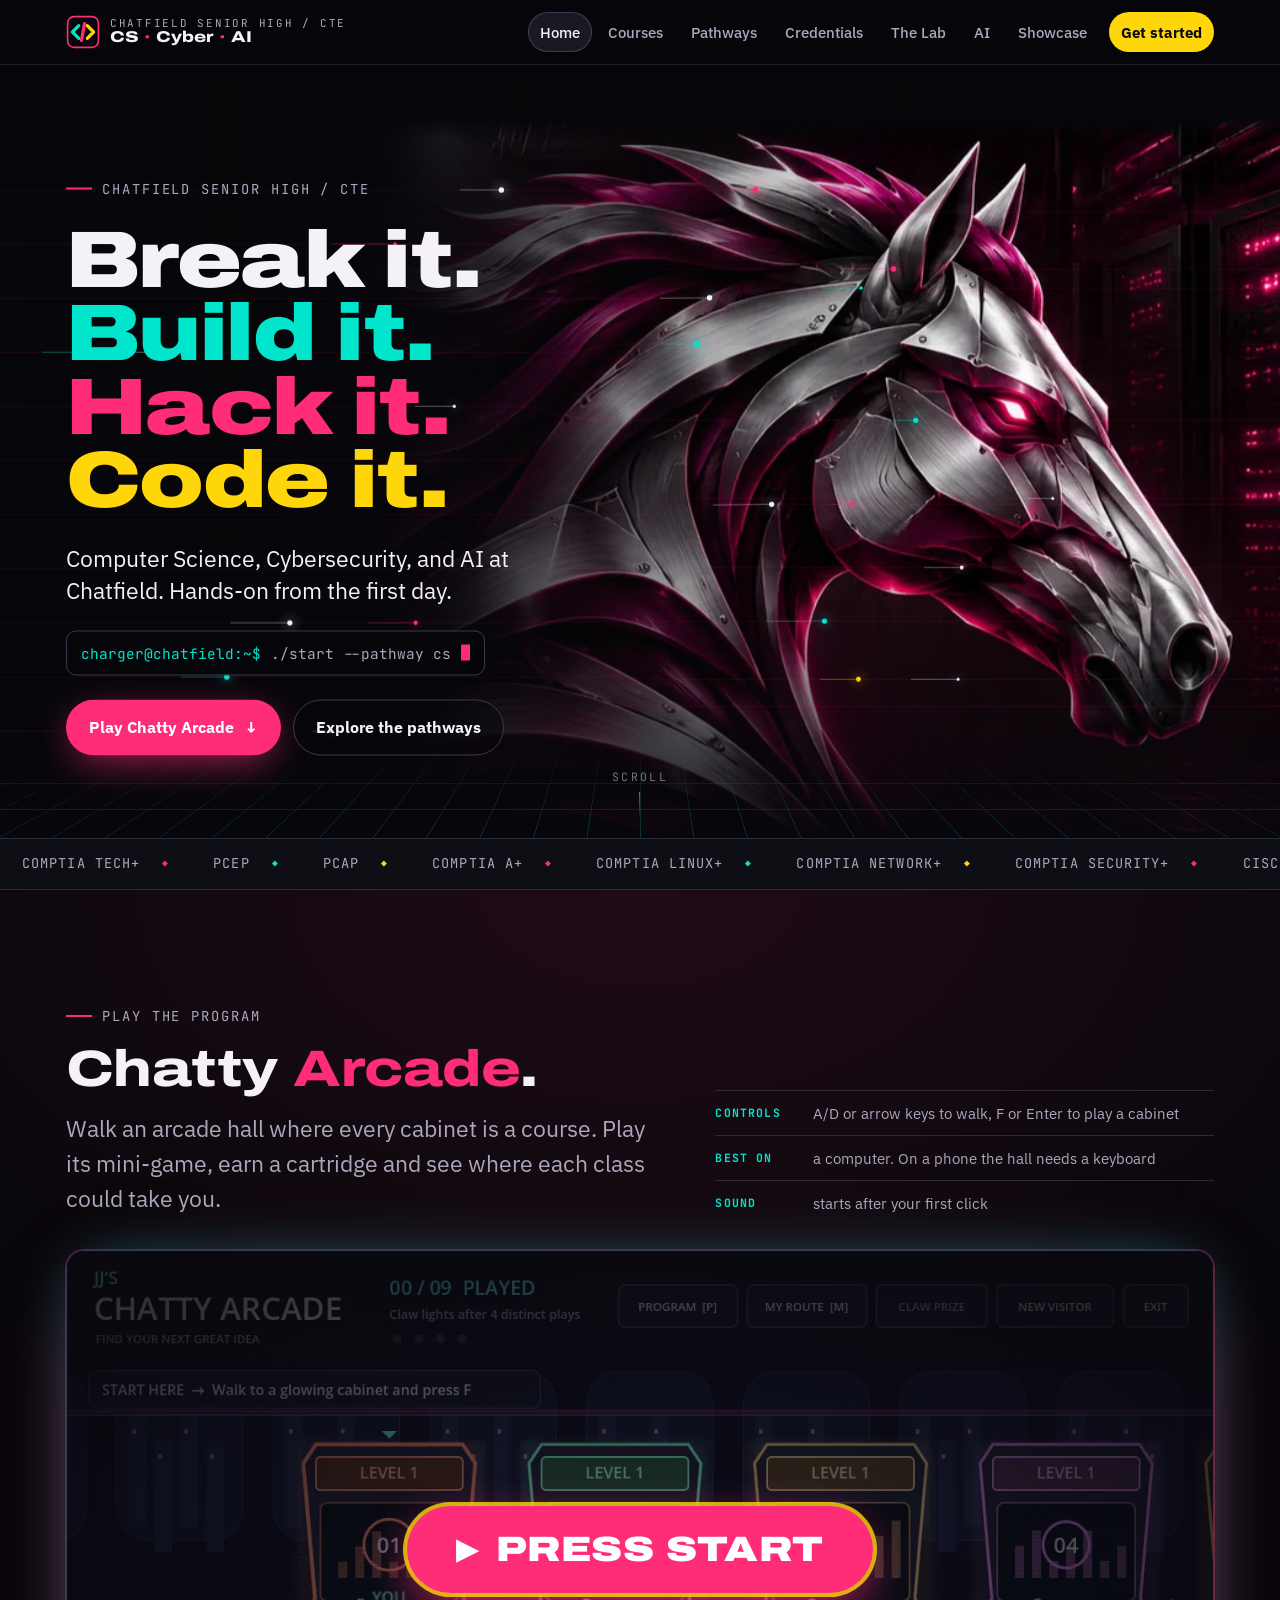
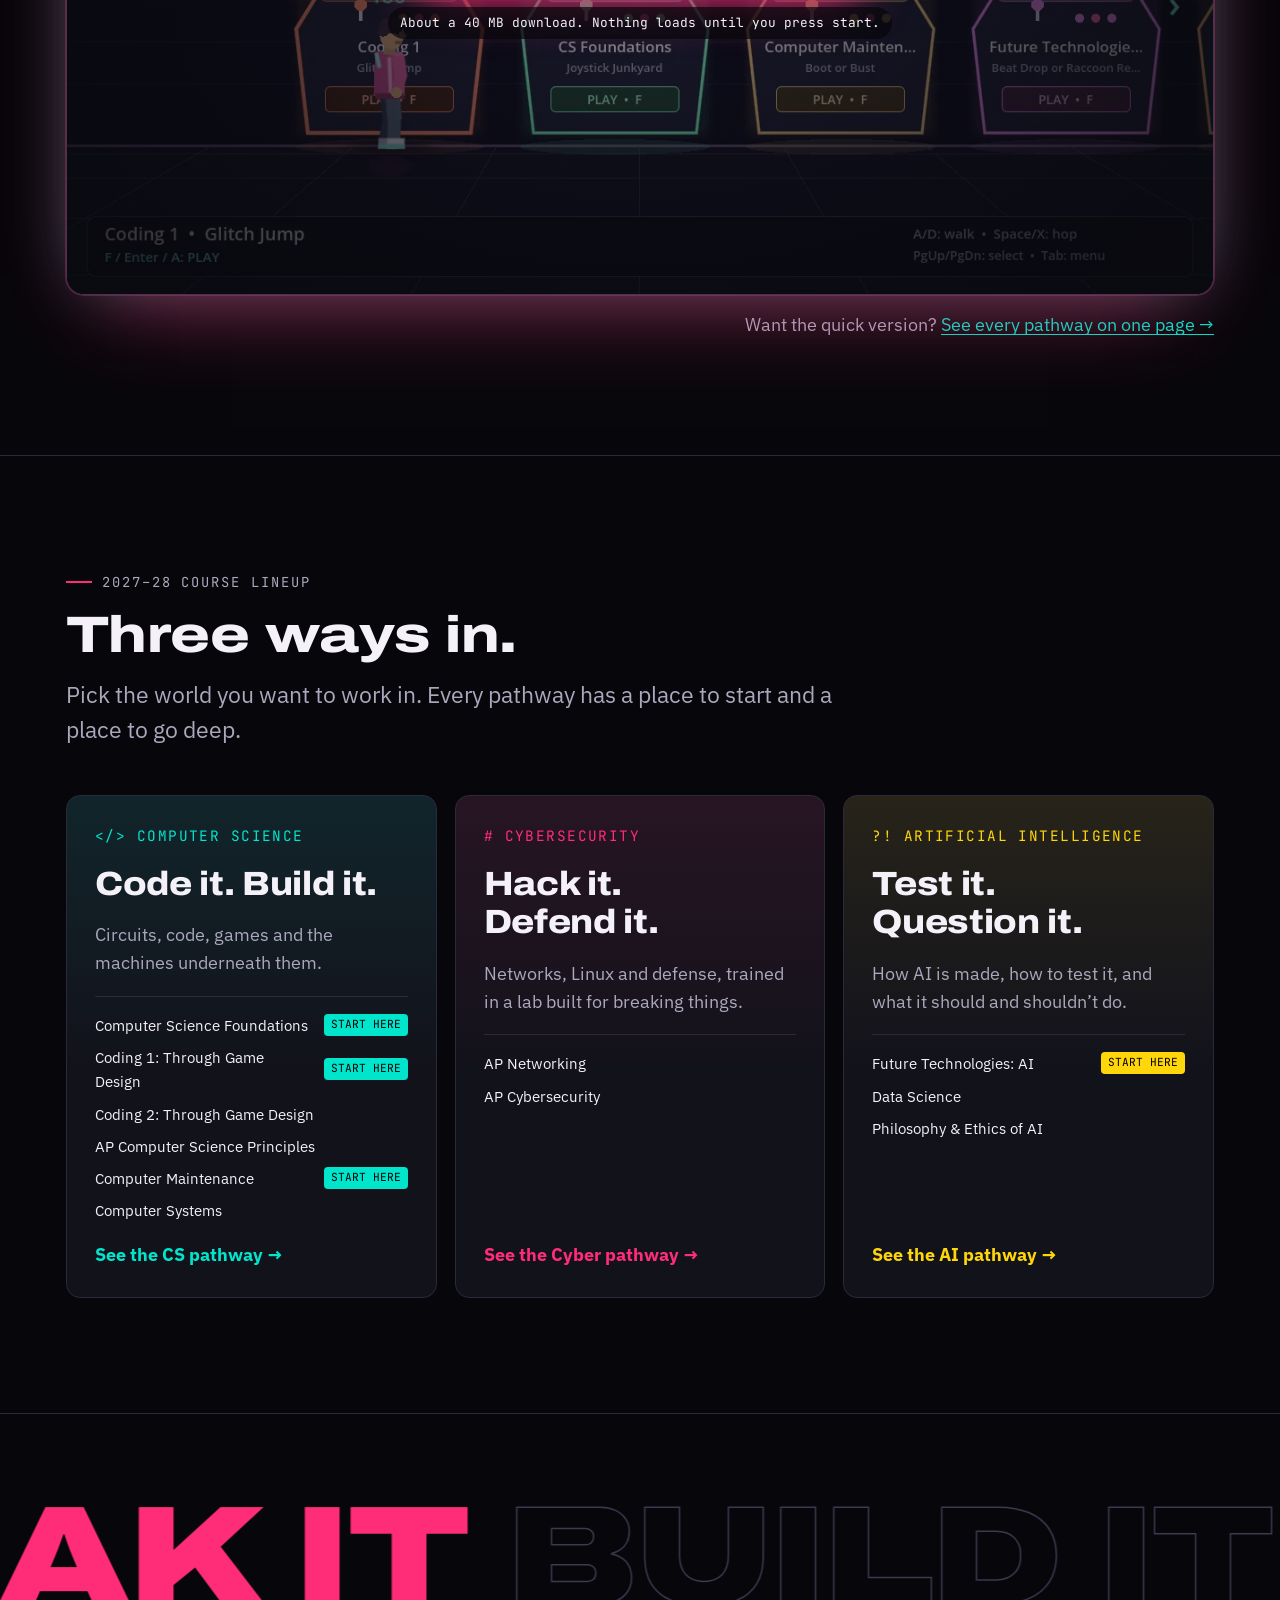
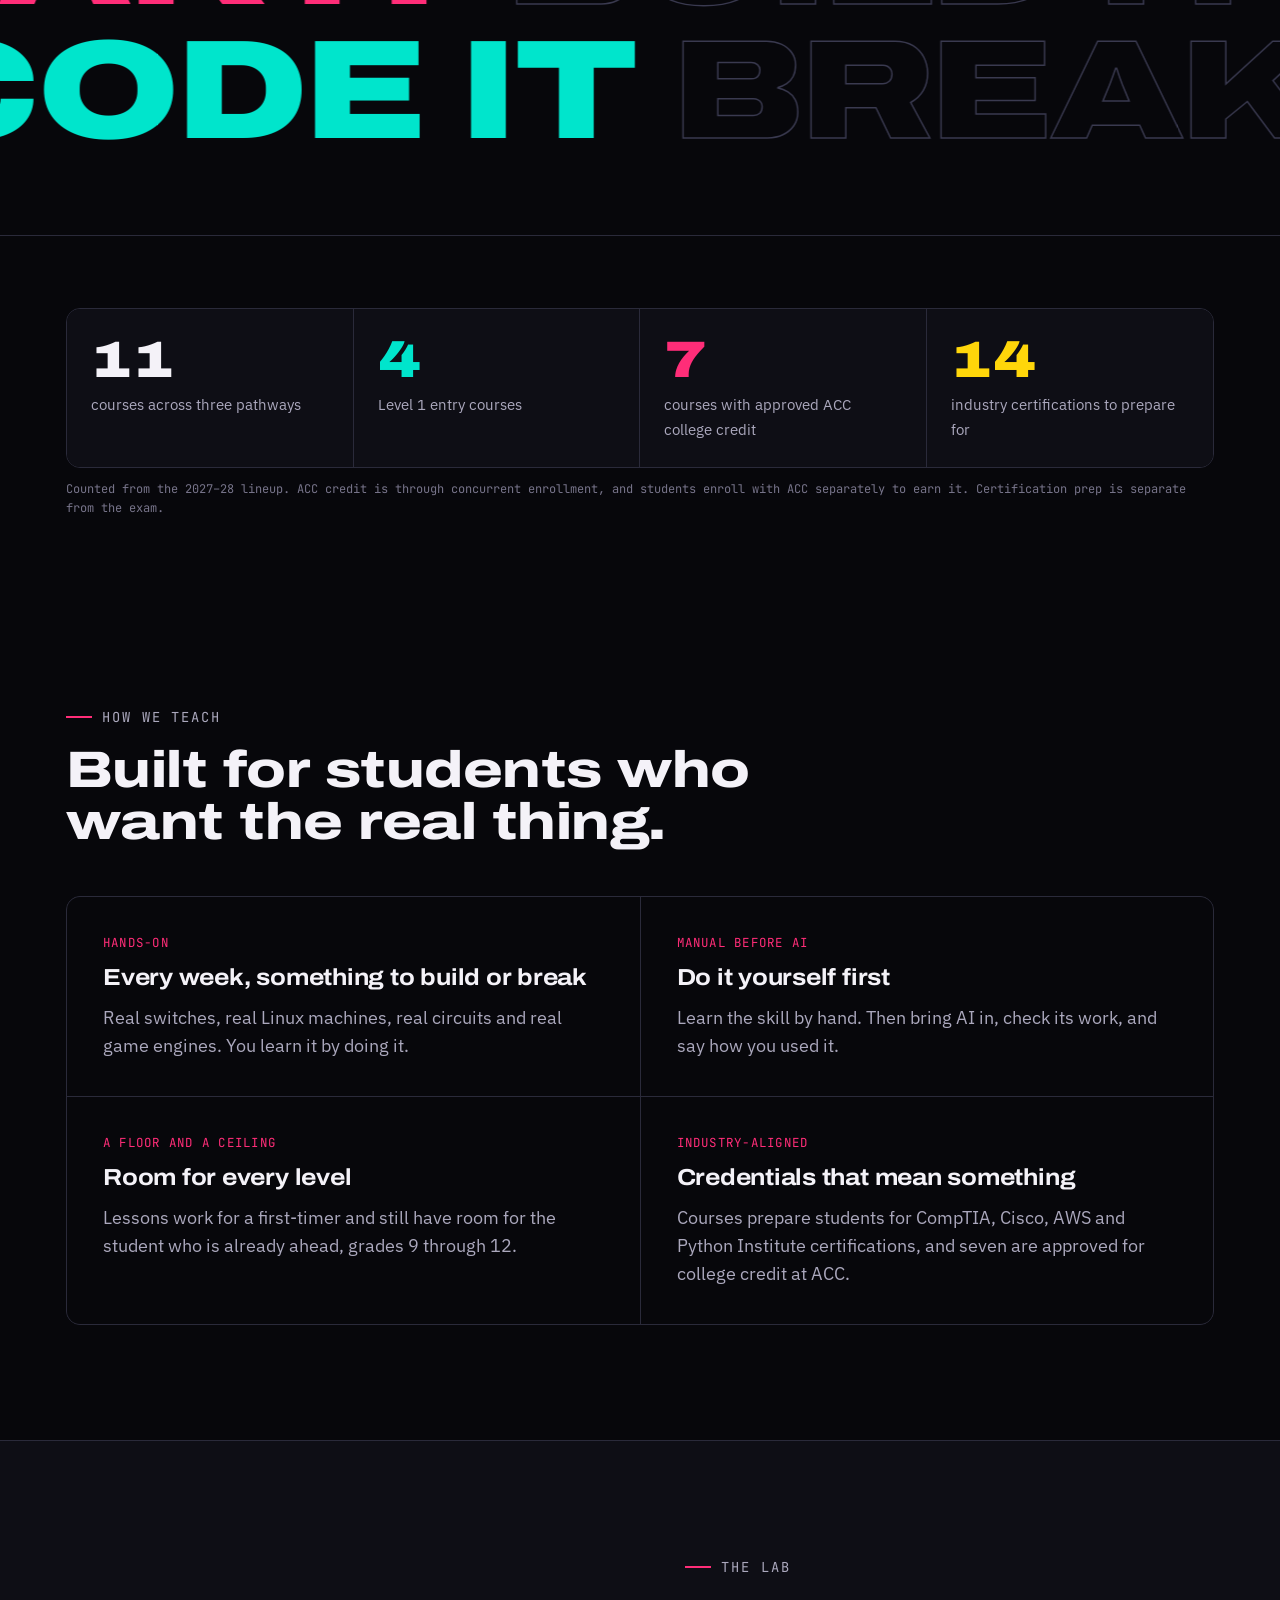
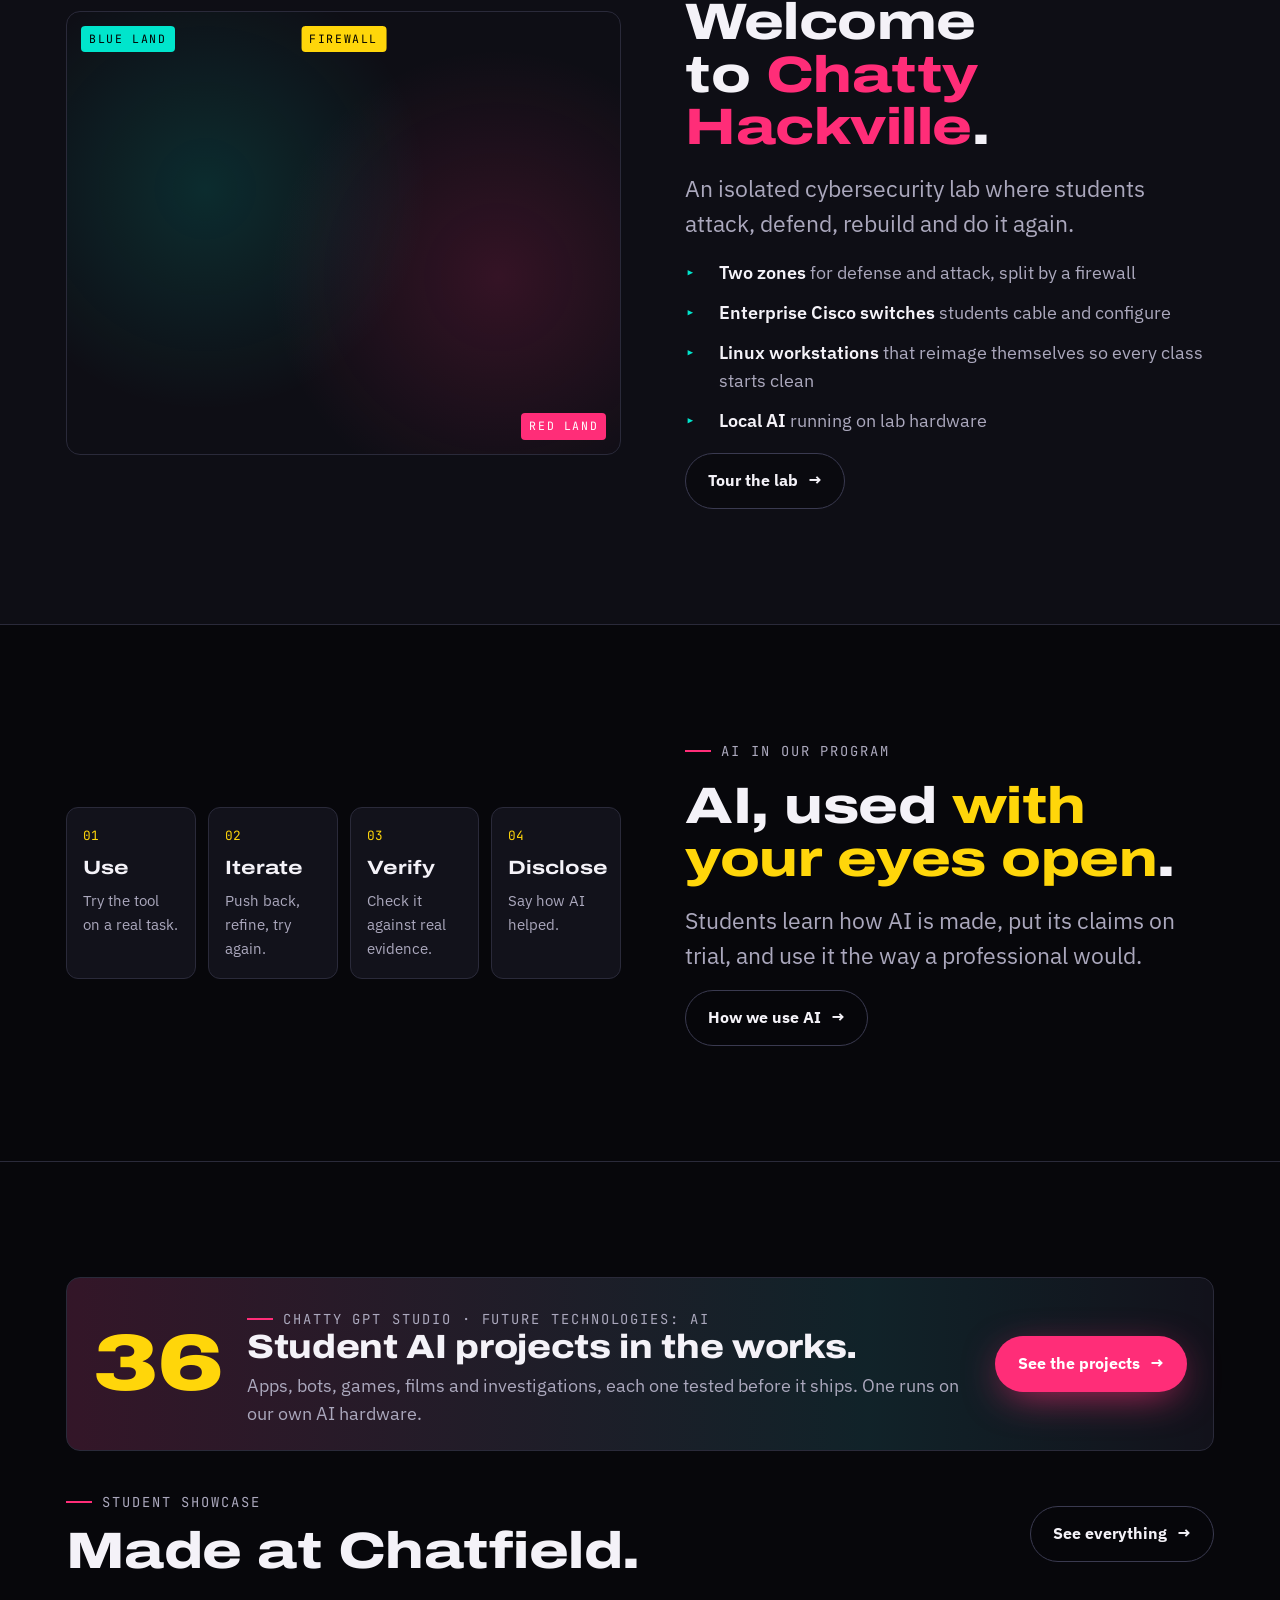
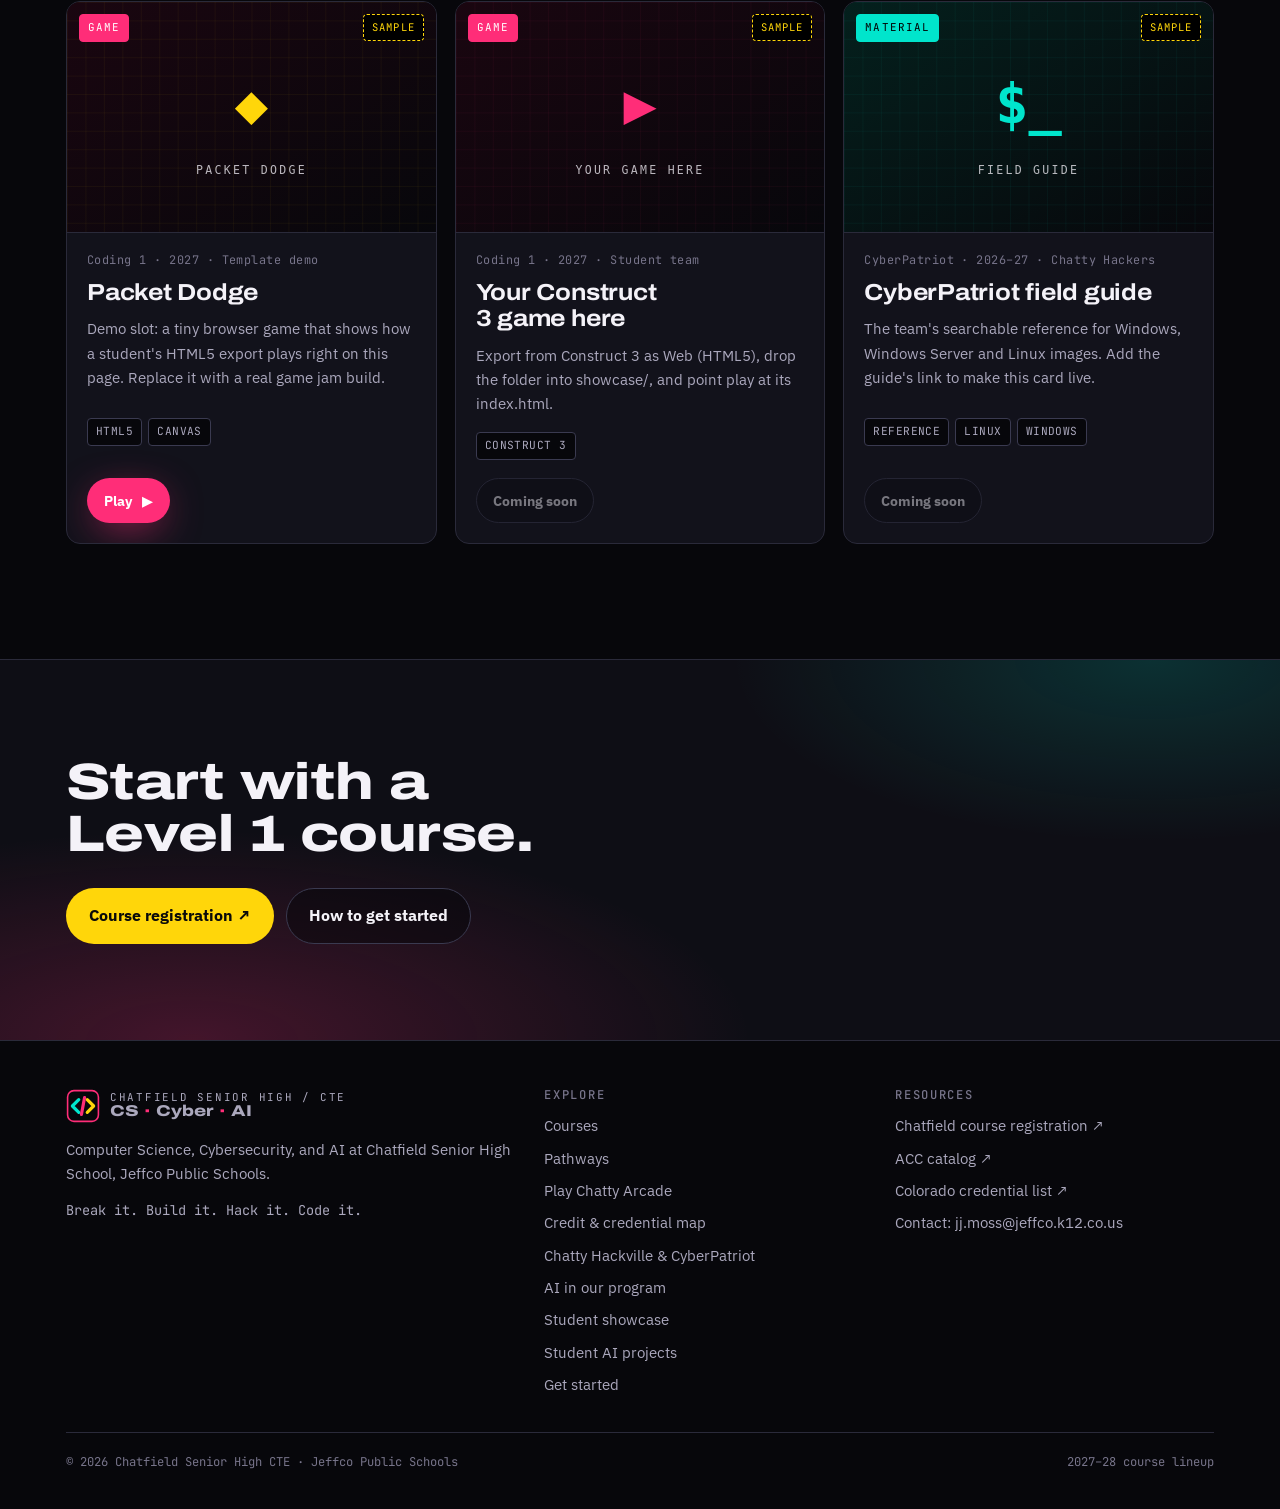
<file: program-website/index.html>
<!doctype html>
<html lang="en">
<head>
<meta charset="utf-8">
<meta name="viewport" content="width=device-width, initial-scale=1, viewport-fit=cover">
<title>Chatfield CS, Cyber &amp; AI</title>
<meta name="claude:viewport-fit-sides" content="cover">
<meta name="description" content="Computer Science, Cybersecurity, and AI at Chatfield Senior High. Three pathways, ACC college credit and industry certification prep.">
<meta name="theme-color" content="#07070b">
<meta property="og:title" content="Chatfield CS, Cyber &amp; AI">
<meta property="og:description" content="Computer Science, Cybersecurity, and AI at Chatfield Senior High. Three pathways, ACC college credit and industry certification prep.">
<meta property="og:type" content="website">
<meta property="og:image" content="assets/img/og.jpg">
<meta name="twitter:card" content="summary_large_image">
<link rel="icon" href="assets/img/favicon.svg" type="image/svg+xml">
<link rel="preconnect" href="https://fonts.googleapis.com">
<link rel="preconnect" href="https://fonts.gstatic.com" crossorigin>
<link rel="stylesheet" href="https://fonts.googleapis.com/css2?family=Archivo:wdth,wght@62..125,400..900&family=IBM+Plex+Sans:wght@400;500;600;700&family=JetBrains+Mono:wght@400;500;700&display=swap">
<link rel="stylesheet" href="assets/css/site.css">
</head>
<body>
<a class="skip" href="#main">Skip to content</a>
<header class="site-header">
  <div class="wrap">
    <a class="brand" href="index.html" aria-label="Chatfield CS, Cyber and AI home"><svg class="brand__mark" viewBox="0 0 64 64" aria-hidden="true"><rect x="3" y="3" width="58" height="58" rx="12" fill="none" stroke="#ff2d78" stroke-width="3"/><path d="M24 20 12 32l12 12" fill="none" stroke="#00e5cc" stroke-width="6" stroke-linecap="round" stroke-linejoin="round"/><path d="M40 20l12 12-12 12" fill="none" stroke="#ffd60a" stroke-width="6" stroke-linecap="round" stroke-linejoin="round"/><path d="M35 16 29 48" stroke="#ff2d78" stroke-width="6" stroke-linecap="round"/></svg><span class="brand__text"><span class="brand__school">Chatfield Senior High / CTE</span><span class="brand__name">CS <b>·</b> Cyber <b>·</b> AI</span></span></a>
    <button class="nav-toggle" type="button" aria-controls="site-nav" aria-expanded="false" aria-label="Menu"><span></span></button>
    <nav class="nav" id="site-nav" aria-label="Main"><a href="index.html" aria-current="page">Home</a><a href="courses.html">Courses</a><a href="pathways.html">Pathways</a><a href="credentials.html">Credentials</a><a href="lab.html">The Lab</a><a href="ai.html">AI</a><a href="showcase.html">Showcase</a><a class="nav__cta" href="join.html">Get started</a></nav>
  </div>
</header>
<main id="main">
<section class="hero" data-parallax>
  <div class="layer hero__bg" data-depth="0.35" data-tilt="-8"><picture><source media="(max-width: 720px)" srcset="assets/img/hero-portrait.webp" type="image/webp"><source srcset="assets/img/hero.webp" type="image/webp"><img src="assets/img/hero.jpg" alt="" width="2000" height="667" fetchpriority="high"></picture></div>
  <div class="layer hero__shade"></div>
  <div class="layer hero__floor" data-depth="0.12"></div>
  <canvas class="layer hero__packets" data-depth="0.22" data-tilt="8" aria-hidden="true"></canvas>
  <div class="wrap hero__content" data-depth="-0.1" data-fade>
    <div class="hero__inner">
      <span class="eyebrow">Chatfield Senior High / CTE</span>
      <h1 aria-label="Break it. Build it. Hack it. Code it."><span class="w">Break it.</span><span class="w">Build it.</span><span class="w">Hack it.</span><span class="w">Code it.</span></h1>
      <p class="hero__sub">Computer Science, Cybersecurity, and AI at Chatfield. Hands-on from the first day.</p>
      <div class="term" aria-hidden="true"><span class="p">charger@chatfield:~$</span><span data-typed='["./start --pathway cs","./start --pathway cyber","./start --pathway ai","ssh you@hackville"]'>./start --pathway cs</span><span class="cursor"></span></div>
      <div class="btn-row"><a class="btn btn--pink" href="#arcade">Play Chatty Arcade <span class="arrow">↓</span></a><a class="btn btn--ghost" href="pathways.html">Explore the pathways</a></div>
    </div>
  </div>
  <div class="scroll-cue">Scroll</div>
</section>

<div class="ticker" aria-label="Certifications our courses prepare for"><div class="ticker__track"><span class="ticker__item">CompTIA Tech+</span><span class="ticker__item">PCEP</span><span class="ticker__item">PCAP</span><span class="ticker__item">CompTIA A+</span><span class="ticker__item">CompTIA Linux+</span><span class="ticker__item">CompTIA Network+</span><span class="ticker__item">CompTIA Security+</span><span class="ticker__item">Cisco CCST Networking</span><span class="ticker__item">Cisco CCST Cybersecurity</span><span class="ticker__item">AWS Certified AI Practitioner</span><span class="ticker__item">AWS Certified Cloud Practitioner</span><span class="ticker__item">Unity Certified User: VR Developer</span><span class="ticker__item">LPI Linux Essentials</span><span class="ticker__item">Adobe</span></div></div>

<section class="section arcade" id="arcade">
  <div class="wrap">
    <div class="arcade__head reveal">
      <div class="stack" style="gap:16px">
        <span class="eyebrow">Play the program</span>
        <h2>Chatty <span class="c-pink">Arcade</span>.</h2>
        <p class="lede">Walk an arcade hall where every cabinet is a course. Play its mini-game, earn a cartridge and see where each class could take you.</p>
      </div>
      <ul class="arcade__facts">
        <li><b>Controls</b><span>A/D or arrow keys to walk, F or Enter to play a cabinet</span></li>
        <li><b>Best on</b><span>a computer. On a phone the hall needs a keyboard</span></li>
        <li><b>Sound</b><span>starts after your first click</span></li>
      </ul>
    </div>
    <div class="arcade__stage" data-arcade data-src="showcase/chatty-arcade/index.html">
      <picture><source srcset="assets/img/arcade-poster.webp" type="image/webp"><img class="arcade__poster" src="assets/img/arcade-poster.jpg" alt="Chatty Arcade: a hall of glowing arcade cabinets, one for each course" width="1280" height="720" loading="lazy"></picture>
      <div class="arcade__overlay">
        <button class="arcade__start" type="button"><span class="arcade__play" aria-hidden="true">▶</span> Press start</button>
        <span class="arcade__hint">About a 40 MB download. Nothing loads until you press start.</span>
      </div>
    </div>
    <div class="arcade__bar">
      <div class="btn-row arcade__controls" hidden><button class="btn btn--ghost" type="button" data-arcade-full>Full screen ⤢</button><button class="btn btn--ghost" type="button" data-arcade-stop>Stop the game</button></div>
      <p class="arcade__alt">Want the quick version? <a href="pathways.html">See every pathway on one page →</a></p>
    </div>
  </div>
</section>

<section class="section">
  <div class="wrap">
    <div class="section-head reveal">
      <span class="eyebrow">2027–28 course lineup</span>
      <h2>Three ways in.</h2>
      <p class="lede">Pick the world you want to work in. Every pathway has a place to start and a place to go deep.</p>
    </div>
    <div class="paths">
      <a class="path reveal" data-c="teal" href="pathways.html#cs"><span class="path__glyph">&lt;/&gt; COMPUTER SCIENCE</span><h3>Code it. Build it.</h3><p>Circuits, code, games and the machines underneath them.</p><ul data-path-list="cs"></ul><span class="path__go">See the CS pathway →</span></a>
      <a class="path reveal" data-c="pink" href="pathways.html#cyber"><span class="path__glyph"># CYBERSECURITY</span><h3>Hack it. Defend it.</h3><p>Networks, Linux and defense, trained in a lab built for breaking things.</p><ul data-path-list="cyber"></ul><span class="path__go">See the Cyber pathway →</span></a>
      <a class="path reveal" data-c="yellow" href="pathways.html#ai"><span class="path__glyph">?! ARTIFICIAL INTELLIGENCE</span><h3>Test it. Question it.</h3><p>How AI is made, how to test it, and what it should and shouldn’t do.</p><ul data-path-list="ai"></ul><span class="path__go">See the AI pathway →</span></a>
    </div>
  </div>
</section>

<section class="wordband" aria-hidden="true">
  <div class="wordband__row" data-drift="-1" style="margin-left:-30%"><span class="f-pink">BREAK IT</span> <span class="o">BUILD IT</span> <span class="f-teal">HACK IT</span> <span class="o">CODE IT</span> <span class="f-yellow">BREAK IT</span> <span class="o">BUILD IT</span> <span class="f-pink">HACK IT</span> <span class="o">CODE IT</span></div>
  <div class="wordband__row" data-drift="1" style="margin-left:-60%"><span class="o">HACK IT</span> <span class="f-teal">CODE IT</span> <span class="o">BREAK IT</span> <span class="f-yellow">BUILD IT</span> <span class="o">HACK IT</span> <span class="f-pink">CODE IT</span> <span class="o">BREAK IT</span> <span class="f-pink">BUILD IT</span></div>
</section>


<section class="section section--tight">
  <div class="wrap">
    <div class="figures reveal">
      <div class="figure"><b>11</b><span>courses across three pathways</span></div>
      <div class="figure"><b>4</b><span>Level 1 entry courses</span></div>
      <div class="figure"><b>7</b><span>courses with approved ACC college credit</span></div>
      <div class="figure"><b>14</b><span>industry certifications to prepare for</span></div>
    </div>
    <p class="fig-note">Counted from the 2027–28 lineup. ACC credit is through concurrent enrollment, and students enroll with ACC separately to earn it. Certification prep is separate from the exam.</p>
  </div>
</section>

<section class="section">
  <div class="wrap">
    <div class="section-head reveal"><span class="eyebrow">How we teach</span><h2>Built for students who want the real thing.</h2></div>
    <div class="features reveal">
      <div class="feature"><span class="feature__k">Hands-on</span><h3>Every week, something to build or break</h3><p>Real switches, real Linux machines, real circuits and real game engines. You learn it by doing it.</p></div>
      <div class="feature"><span class="feature__k">Manual before AI</span><h3>Do it yourself first</h3><p>Learn the skill by hand. Then bring AI in, check its work, and say how you used it.</p></div>
      <div class="feature"><span class="feature__k">A floor and a ceiling</span><h3>Room for every level</h3><p>Lessons work for a first-timer and still have room for the student who is already ahead, grades 9 through 12.</p></div>
      <div class="feature"><span class="feature__k">Industry-aligned</span><h3>Credentials that mean something</h3><p>Courses prepare students for CompTIA, Cisco, AWS and Python Institute certifications, and seven are approved for college credit at ACC.</p></div>
    </div>
  </div>
</section>

<section class="section" style="background:var(--ink-2);border-block:1px solid var(--line)">
  <div class="wrap split">
    <div class="netviz reveal"><canvas class="netviz__canvas" aria-label="Animated diagram of the lab network: Blue Land and Red Land separated by a firewall"></canvas><span class="netviz__label netviz__label--blue">Blue Land</span><span class="netviz__label netviz__label--fw">Firewall</span><span class="netviz__label netviz__label--red">Red Land</span></div>
    <div class="stack reveal">
      <span class="eyebrow">The lab</span>
      <h2>Welcome to <span class="c-pink">Chatty Hackville</span>.</h2>
      <p class="lede">An isolated cybersecurity lab where students attack, defend, rebuild and do it again.</p>
      <ul class="checks"><li><span><b>Two zones</b> for defense and attack, split by a firewall</span></li><li><span><b>Enterprise Cisco switches</b> students cable and configure</span></li><li><span><b>Linux workstations</b> that reimage themselves so every class starts clean</span></li><li><span><b>Local AI</b> running on lab hardware</span></li></ul>
      <div class="btn-row"><a class="btn btn--ghost" href="lab.html">Tour the lab <span class="arrow">→</span></a></div>
    </div>
  </div>
</section>

<section class="section">
  <div class="wrap split split--rev">
    <div class="stack reveal">
      <span class="eyebrow">AI in our program</span>
      <h2>AI, used <span class="c-yellow">with your eyes open</span>.</h2>
      <p class="lede">Students learn how AI is made, put its claims on trial, and use it the way a professional would.</p>
      <div class="btn-row"><a class="btn btn--ghost" href="ai.html">How we use AI <span class="arrow">→</span></a></div>
    </div>
    <ol class="loop reveal">
      <li><b>Use</b><span>Try the tool on a real task.</span></li>
      <li><b>Iterate</b><span>Push back, refine, try again.</span></li>
      <li><b>Verify</b><span>Check it against real evidence.</span></li>
      <li><b>Disclose</b><span>Say how AI helped.</span></li>
    </ol>
  </div>
</section>

<section class="section" style="border-top:1px solid var(--line)">
  <div class="wrap">
    <a class="studio-teaser reveal" href="showcase.html#studio" style="margin-bottom:40px;color:inherit;text-decoration:none">
      <span class="studio-teaser__n" data-studio-count>36</span>
      <span><span class="eyebrow">Chatty GPT Studio · Future Technologies: AI</span><h3>Student AI projects in the works.</h3><p>Apps, bots, games, films and investigations, each one tested before it ships. One runs on our own AI hardware.</p></span>
      <span class="btn btn--pink">See the projects <span class="arrow">→</span></span>
    </a>
    <div class="toolbar reveal"><div class="stack" style="gap:12px"><span class="eyebrow">Student showcase</span><h2>Made at Chatfield.</h2></div><a class="btn btn--ghost" href="showcase.html">See everything <span class="arrow">→</span></a></div>
    <div class="show-grid" id="show-featured"><p class="empty">Loading student work…</p></div>
  </div>
</section>

<section class="cta-band">
  <div class="wrap">
    <h2>Start with a Level 1 course.</h2>
    <div class="btn-row"><a class="btn btn--yellow" href="https://chatfield.jeffcopublicschools.org/counseling/course-registration" target="_blank" rel="noopener">Course registration ↗</a><a class="btn btn--ghost" href="join.html">How to get started</a></div>
  </div>
</section>
</main>
<footer class="site-footer">
  <div class="wrap">
    <div class="footer-grid">
      <div class="stack" style="gap:14px">
        <a class="brand" href="index.html"><svg class="brand__mark" viewBox="0 0 64 64" aria-hidden="true"><rect x="3" y="3" width="58" height="58" rx="12" fill="none" stroke="#ff2d78" stroke-width="3"/><path d="M24 20 12 32l12 12" fill="none" stroke="#00e5cc" stroke-width="6" stroke-linecap="round" stroke-linejoin="round"/><path d="M40 20l12 12-12 12" fill="none" stroke="#ffd60a" stroke-width="6" stroke-linecap="round" stroke-linejoin="round"/><path d="M35 16 29 48" stroke="#ff2d78" stroke-width="6" stroke-linecap="round"/></svg><span class="brand__text"><span class="brand__school">Chatfield Senior High / CTE</span><span class="brand__name">CS <b>·</b> Cyber <b>·</b> AI</span></span></a>
        <p class="measure">Computer Science, Cybersecurity, and AI at Chatfield Senior High School, Jeffco Public Schools.</p>
        <p class="mono" style="font-size:.85rem">Break it. Build it. Hack it. Code it.</p>
      </div>
      <div>
        <h4>Explore</h4>
        <ul><li><a href="courses.html">Courses</a></li><li><a href="pathways.html">Pathways</a></li><li><a href="index.html#arcade">Play Chatty Arcade</a></li><li><a href="credentials.html">Credit &amp; credential map</a></li><li><a href="lab.html">Chatty Hackville &amp; CyberPatriot</a></li><li><a href="ai.html">AI in our program</a></li><li><a href="showcase.html">Student showcase</a></li><li><a href="showcase.html#studio">Student AI projects</a></li><li><a href="join.html">Get started</a></li></ul>
      </div>
      <div>
        <h4>Resources</h4>
        <ul><li><a href="https://chatfield.jeffcopublicschools.org/counseling/course-registration" target="_blank" rel="noopener">Chatfield course registration ↗</a></li><li><a href="https://www.arapahoe.edu/sites/default/files/catalog/ay26-27-catalog.pdf" target="_blank" rel="noopener">ACC catalog ↗</a></li><li><a href="https://docs.google.com/spreadsheets/d/1aTDRModbEErqr5jJbi17GFwm5Q8rBh4iybr6HCEXIqY/edit?gid=0" target="_blank" rel="noopener">Colorado credential list ↗</a></li><li>Contact: <a href="mailto:jj.moss@jeffco.k12.co.us">jj.moss@jeffco.k12.co.us</a></li></ul>
      </div>
    </div>
    <div class="footer-bottom"><span>© <span data-year>2027</span> Chatfield Senior High CTE · Jeffco Public Schools</span><span>2027–28 course lineup</span></div>
  </div>
</footer>
<script src="data/courses.js" defer></script>
<script src="assets/js/site.js" defer></script>
<script src="assets/js/program.js" defer></script>
<script src="assets/js/showcase.js" defer></script>
<script src="assets/js/arcade.js" defer></script>
<script src="data/projects.js" defer></script>
<script src="assets/js/studio.js" defer></script>
</body>
</html>
</file>
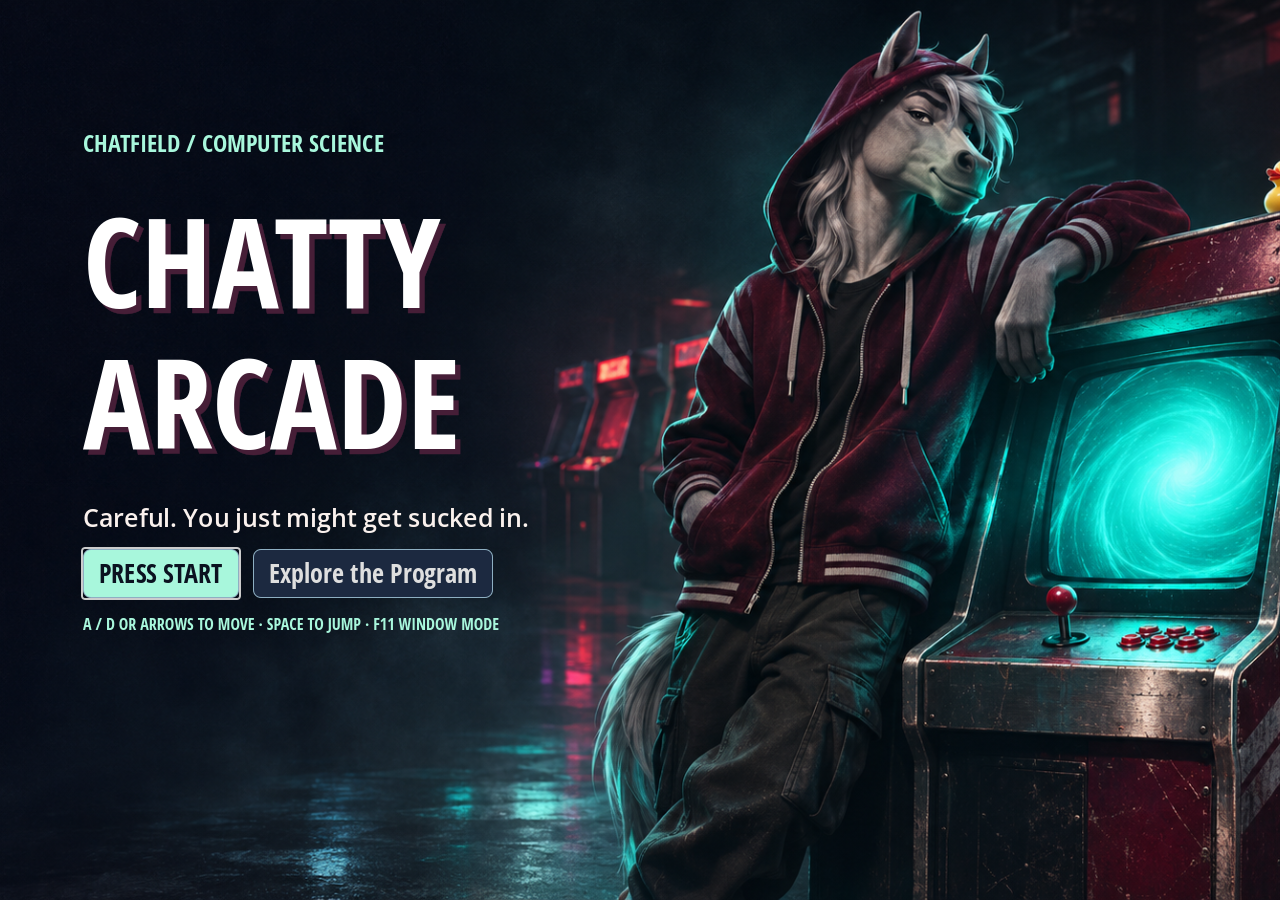
<file: program-website/showcase/chatty-arcade/index.html>
<!DOCTYPE html>
<html lang="en">
	<head>
		<meta charset="utf-8">
		<meta name="viewport" content="width=device-width, user-scalable=no, initial-scale=1.0">
		<title>Chatty Arcade</title>
		<style>
html, body, #canvas {
	margin: 0;
	padding: 0;
	border: 0;
}

body {
	color: white;
	background-color: black;
	overflow: hidden;
	touch-action: none;
}

#canvas {
	display: block;
}

#canvas:focus {
	outline: none;
}

#status, #status-splash, #status-progress {
	position: absolute;
	left: 0;
	right: 0;
}

#status, #status-splash {
	top: 0;
	bottom: 0;
}

#status {
	background-color: #242424;
	display: flex;
	flex-direction: column;
	justify-content: center;
	align-items: center;
	visibility: hidden;
}

#status-splash {
	max-height: 100%;
	max-width: 100%;
	margin: auto;
}

#status-splash.show-image--false {
	display: none;
}

#status-splash.fullsize--true {
	height: 100%;
	width: 100%;
	object-fit: contain;
}

#status-splash.use-filter--false {
	image-rendering: pixelated;
}

#status-progress, #status-notice {
	display: none;
}

#status-progress {
	bottom: 10%;
	width: 50%;
	margin: 0 auto;
}

#status-notice {
	background-color: #5b3943;
	border-radius: 0.5rem;
	border: 1px solid #9b3943;
	color: #e0e0e0;
	font-family: 'Noto Sans', 'Droid Sans', Arial, sans-serif;
	line-height: 1.3;
	margin: 0 2rem;
	overflow: hidden;
	padding: 1rem;
	text-align: center;
	z-index: 1;
}
		</style>
		<link id="-gd-engine-icon" rel="icon" type="image/png" href="index.icon.png" />
<link rel="apple-touch-icon" href="index.apple-touch-icon.png"/>

	</head>
	<body>
		<canvas id="canvas">
			Your browser does not support the canvas tag.
		</canvas>

		<noscript>
			Your browser does not support JavaScript.
		</noscript>

		<div id="status">
			<img id="status-splash" class="show-image--true fullsize--true use-filter--true" src="index.png" alt="">
			<progress id="status-progress"></progress>
			<div id="status-notice"></div>
		</div>

		<script src="index.js"></script>
		<script>
const GODOT_CONFIG = {"args":[],"canvasResizePolicy":2,"emscriptenPoolSize":8,"ensureCrossOriginIsolationHeaders":true,"executable":"index","experimentalVK":false,"fileSizes":{"index.pck":2076604,"index.wasm":37700666},"focusCanvas":true,"gdextensionLibs":[],"godotPoolSize":4};
const GODOT_THREADS_ENABLED = false;
const engine = new Engine(GODOT_CONFIG);

(function () {
	const statusOverlay = document.getElementById('status');
	const statusProgress = document.getElementById('status-progress');
	const statusNotice = document.getElementById('status-notice');

	let initializing = true;
	let statusMode = '';

	function setStatusMode(mode) {
		if (statusMode === mode || !initializing) {
			return;
		}
		if (mode === 'hidden') {
			statusOverlay.remove();
			initializing = false;
			return;
		}
		statusOverlay.style.visibility = 'visible';
		statusProgress.style.display = mode === 'progress' ? 'block' : 'none';
		statusNotice.style.display = mode === 'notice' ? 'block' : 'none';
		statusMode = mode;
	}

	function setStatusNotice(text) {
		while (statusNotice.lastChild) {
			statusNotice.removeChild(statusNotice.lastChild);
		}
		const lines = text.split('\n');
		lines.forEach((line) => {
			statusNotice.appendChild(document.createTextNode(line));
			statusNotice.appendChild(document.createElement('br'));
		});
	}

	function displayFailureNotice(err) {
		console.error(err);
		if (err instanceof Error) {
			setStatusNotice(err.message);
		} else if (typeof err === 'string') {
			setStatusNotice(err);
		} else {
			setStatusNotice('An unknown error occurred.');
		}
		setStatusMode('notice');
		initializing = false;
	}

	const missing = Engine.getMissingFeatures({
		threads: GODOT_THREADS_ENABLED,
	});

	if (missing.length !== 0) {
		if (GODOT_CONFIG['serviceWorker'] && GODOT_CONFIG['ensureCrossOriginIsolationHeaders'] && 'serviceWorker' in navigator) {
			let serviceWorkerRegistrationPromise;
			try {
				serviceWorkerRegistrationPromise = navigator.serviceWorker.getRegistration();
			} catch (err) {
				serviceWorkerRegistrationPromise = Promise.reject(new Error('Service worker registration failed.'));
			}
			// There's a chance that installing the service worker would fix the issue
			Promise.race([
				serviceWorkerRegistrationPromise.then((registration) => {
					if (registration != null) {
						return Promise.reject(new Error('Service worker already exists.'));
					}
					return registration;
				}).then(() => engine.installServiceWorker()),
				// For some reason, `getRegistration()` can stall
				new Promise((resolve) => {
					setTimeout(() => resolve(), 2000);
				}),
			]).then(() => {
				// Reload if there was no error.
				window.location.reload();
			}).catch((err) => {
				console.error('Error while registering service worker:', err);
			});
		} else {
			// Display the message as usual
			const missingMsg = 'Error\nThe following features required to run Godot projects on the Web are missing:\n';
			displayFailureNotice(missingMsg + missing.join('\n'));
		}
	} else {
		setStatusMode('progress');
		engine.startGame({
			'onProgress': function (current, total) {
				if (current > 0 && total > 0) {
					statusProgress.value = current;
					statusProgress.max = total;
				} else {
					statusProgress.removeAttribute('value');
					statusProgress.removeAttribute('max');
				}
			},
		}).then(() => {
			setStatusMode('hidden');
		}, displayFailureNotice);
	}
}());
		</script>
	</body>
</html>
</file>
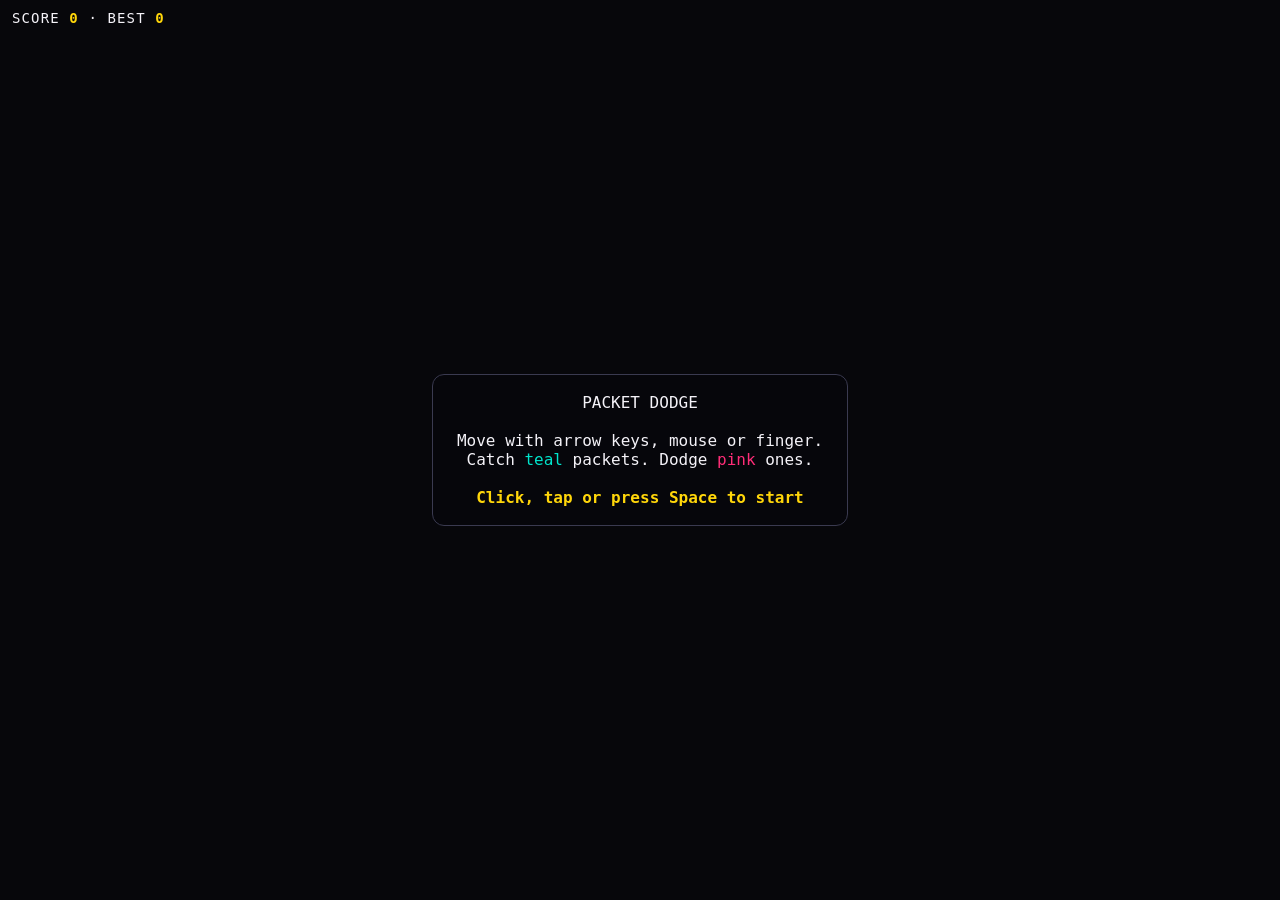
<file: program-website/showcase/packet-dodge/index.html>
<!doctype html>
<html lang="en">
<head>
<meta charset="utf-8">
<meta name="viewport" content="width=device-width, initial-scale=1">
<title>Packet Dodge</title>
<style>
  html, body { margin: 0; height: 100%; background: #07070b; color: #f4f2f8; font-family: ui-monospace, Consolas, monospace; overflow: hidden; }
  canvas { display: block; width: 100%; height: 100%; touch-action: none; }
  #hud { position: fixed; left: 12px; top: 10px; font-size: 14px; letter-spacing: .08em; pointer-events: none; }
  #msg { position: fixed; inset: 0; display: grid; place-items: center; text-align: center; pointer-events: none; }
  #msg div { background: rgba(7,7,11,.82); border: 1px solid #3a3a50; padding: 18px 24px; border-radius: 12px; }
  b { color: #ffd60a; }
</style>
</head>
<body>
<canvas id="c" aria-label="Packet Dodge game"></canvas>
<div id="hud">SCORE <b id="s">0</b> · BEST <b id="h">0</b></div>
<div id="msg"><div>PACKET DODGE<br><br>Move with arrow keys, mouse or finger.<br>Catch <span style="color:#00e5cc">teal</span> packets. Dodge <span style="color:#ff2d78">pink</span> ones.<br><br><b>Click, tap or press Space to start</b></div></div>
<script>
(function(){
  var c=document.getElementById('c'),x=c.getContext('2d'),W,H,dpr=Math.min(devicePixelRatio||1,2);
  var p,items,score,best=0,run=false,keys={},t=0,msg=document.getElementById('msg');
  try{best=+localStorage.getItem('pd-best')||0;}catch(e){}
  document.getElementById('h').textContent=best;
  function size(){W=innerWidth;H=innerHeight;c.width=W*dpr;c.height=H*dpr;x.setTransform(dpr,0,0,dpr,0,0);}
  function reset(){p={x:W/2,y:H-60,r:12};items=[];score=0;t=0;}
  function start(){if(run)return;reset();run=true;msg.style.display='none';loop();}
  function end(){run=false;if(score>best){best=score;try{localStorage.setItem('pd-best',best);}catch(e){}}
    document.getElementById('h').textContent=best;msg.style.display='grid';msg.firstElementChild.innerHTML='CONNECTION LOST<br><br>Score <b>'+score+'</b><br><br><b>Click, tap or press Space to retry</b>';}
  function spawn(){var good=Math.random()<.35;items.push({x:20+Math.random()*(W-40),y:-20,v:2+Math.random()*2+t/1400,good:good,r:good?8:10});}
  function loop(){if(!run)return;t++;
    if(keys.ArrowLeft)p.x-=7;if(keys.ArrowRight)p.x+=7;p.x=Math.max(p.r,Math.min(W-p.r,p.x));
    if(t%Math.max(10,34-Math.floor(t/400))===0)spawn();
    x.fillStyle='rgba(7,7,11,.35)';x.fillRect(0,0,W,H);
    x.strokeStyle='rgba(0,229,204,.08)';for(var gx=0;gx<W;gx+=40){x.beginPath();x.moveTo(gx,0);x.lineTo(gx,H);x.stroke();}
    items.forEach(function(it){it.y+=it.v;x.fillStyle=it.good?'#00e5cc':'#ff2d78';x.shadowColor=x.fillStyle;x.shadowBlur=14;
      x.beginPath();x.moveTo(it.x,it.y-it.r);x.lineTo(it.x+it.r,it.y);x.lineTo(it.x,it.y+it.r);x.lineTo(it.x-it.r,it.y);x.fill();x.shadowBlur=0;
      var dx=it.x-p.x,dy=it.y-p.y;if(Math.sqrt(dx*dx+dy*dy)<it.r+p.r){if(it.good){score+=10;it.y=H+99;}else{end();}}});
    items=items.filter(function(it){return it.y<H+40;});
    if(t%30===0)score++;
    document.getElementById('s').textContent=score;
    x.fillStyle='#ffd60a';x.shadowColor='#ffd60a';x.shadowBlur=18;x.fillRect(p.x-p.r,p.y-p.r/2,p.r*2,p.r);x.shadowBlur=0;
    requestAnimationFrame(loop);}
  addEventListener('resize',size);
  addEventListener('keydown',function(e){keys[e.key]=true;if(e.code==='Space'){e.preventDefault();start();}});
  addEventListener('keyup',function(e){keys[e.key]=false;});
  addEventListener('pointerdown',function(e){start();p&&(p.x=e.clientX);});
  addEventListener('pointermove',function(e){if(run)p.x=e.clientX;});
  size();x.fillStyle='#07070b';x.fillRect(0,0,W,H);
})();
</script>
</body>
</html>
</file>
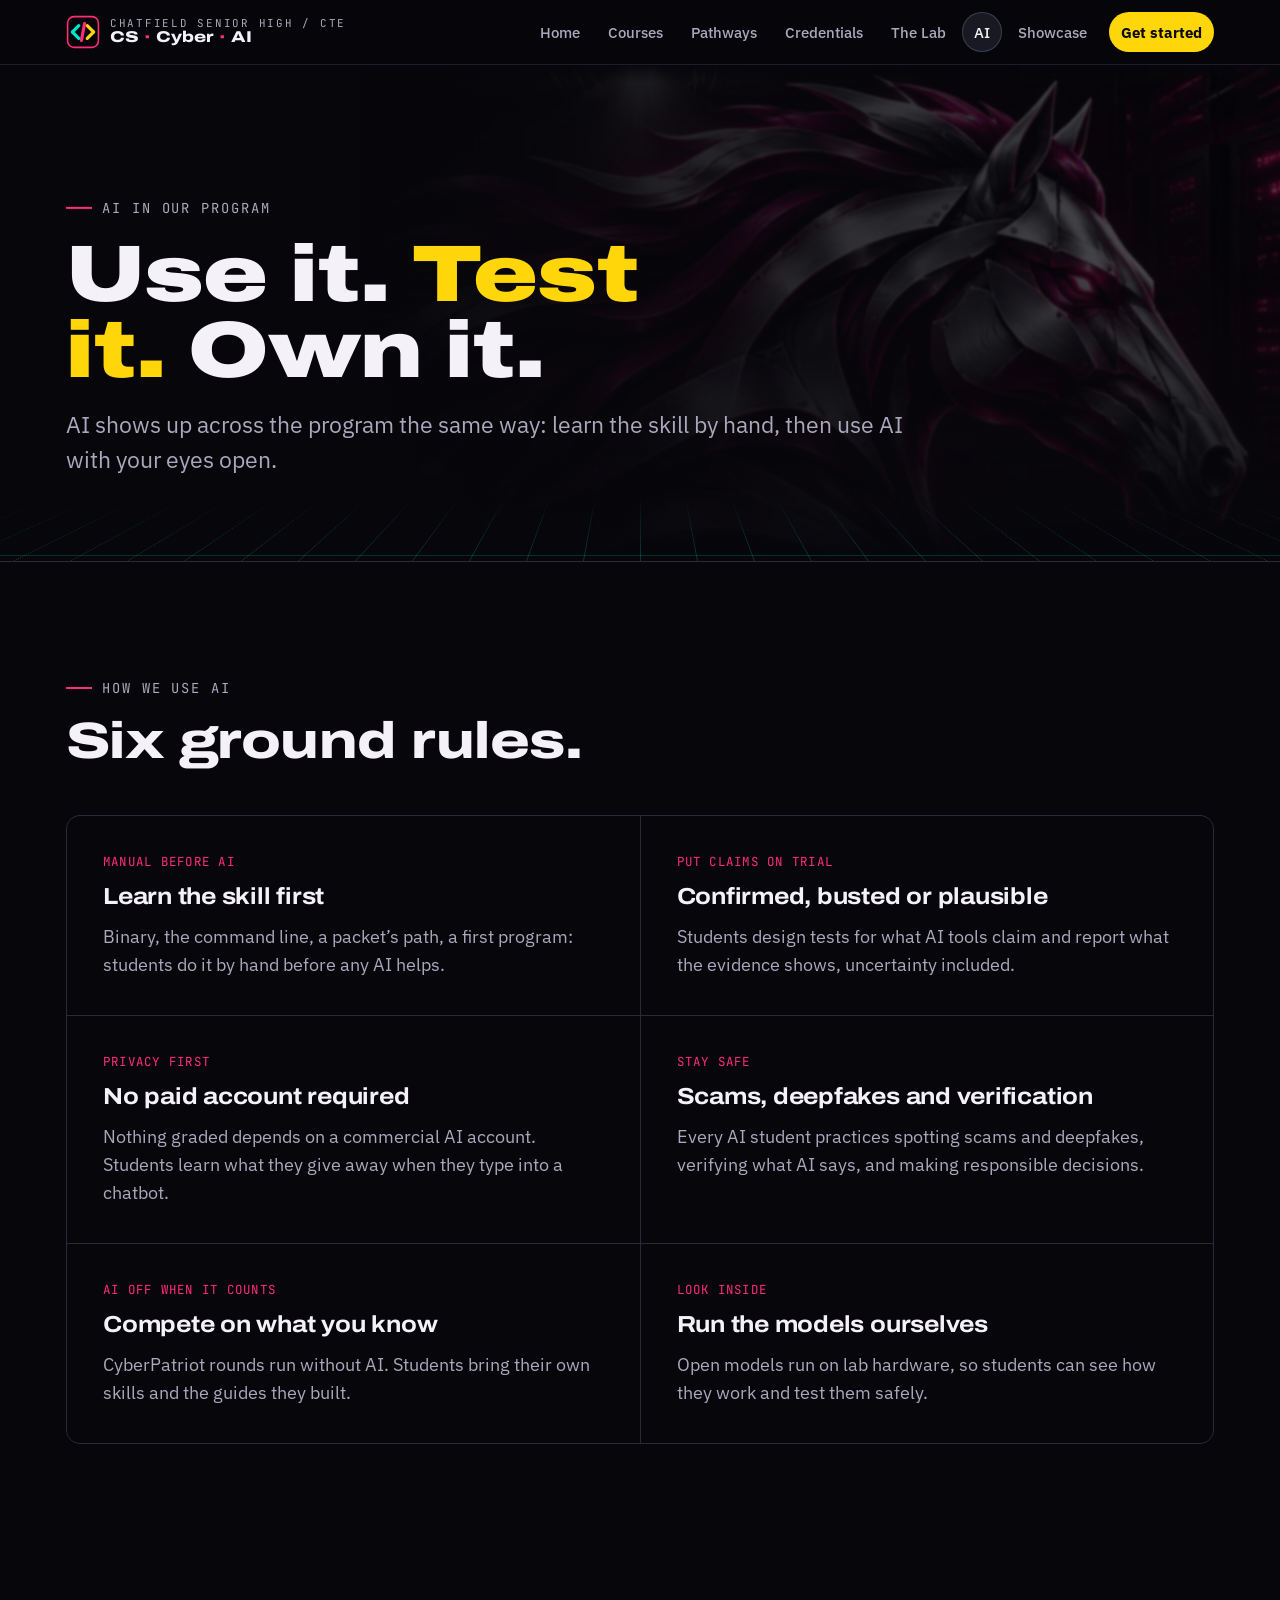
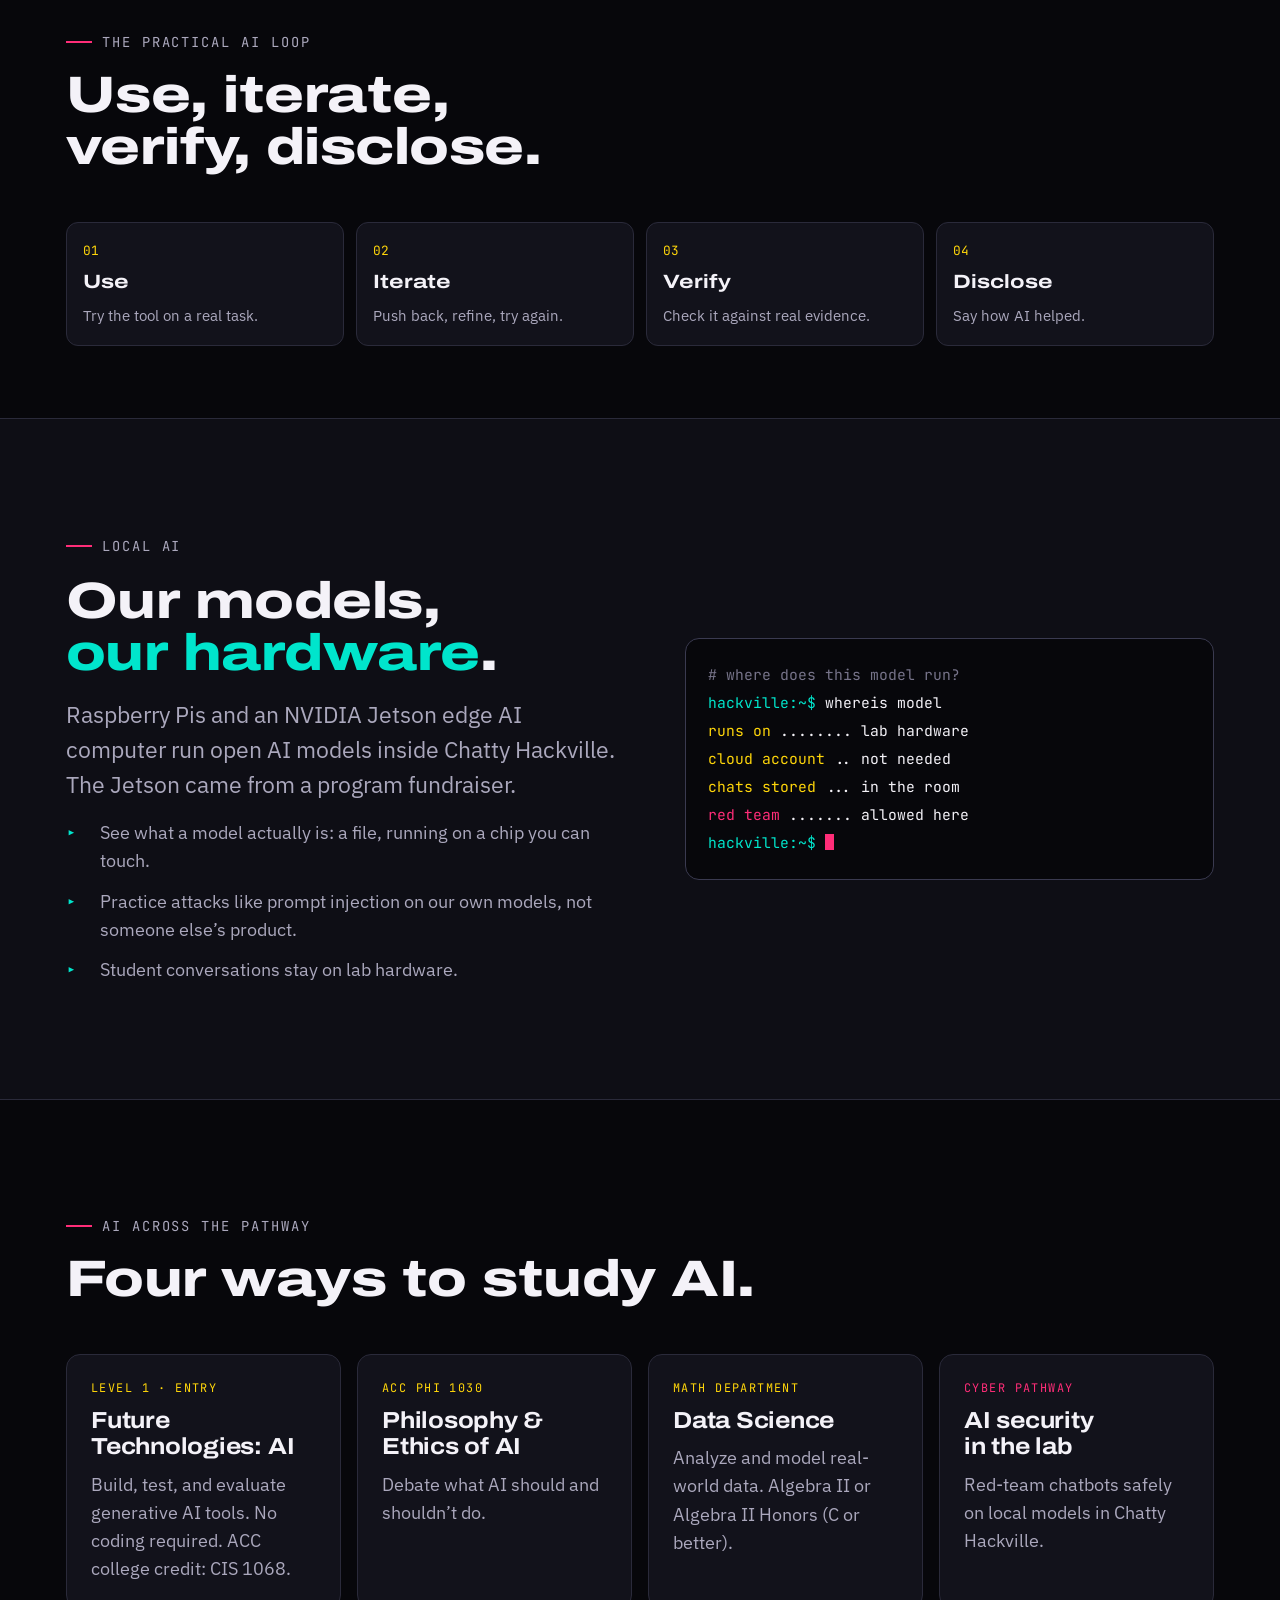
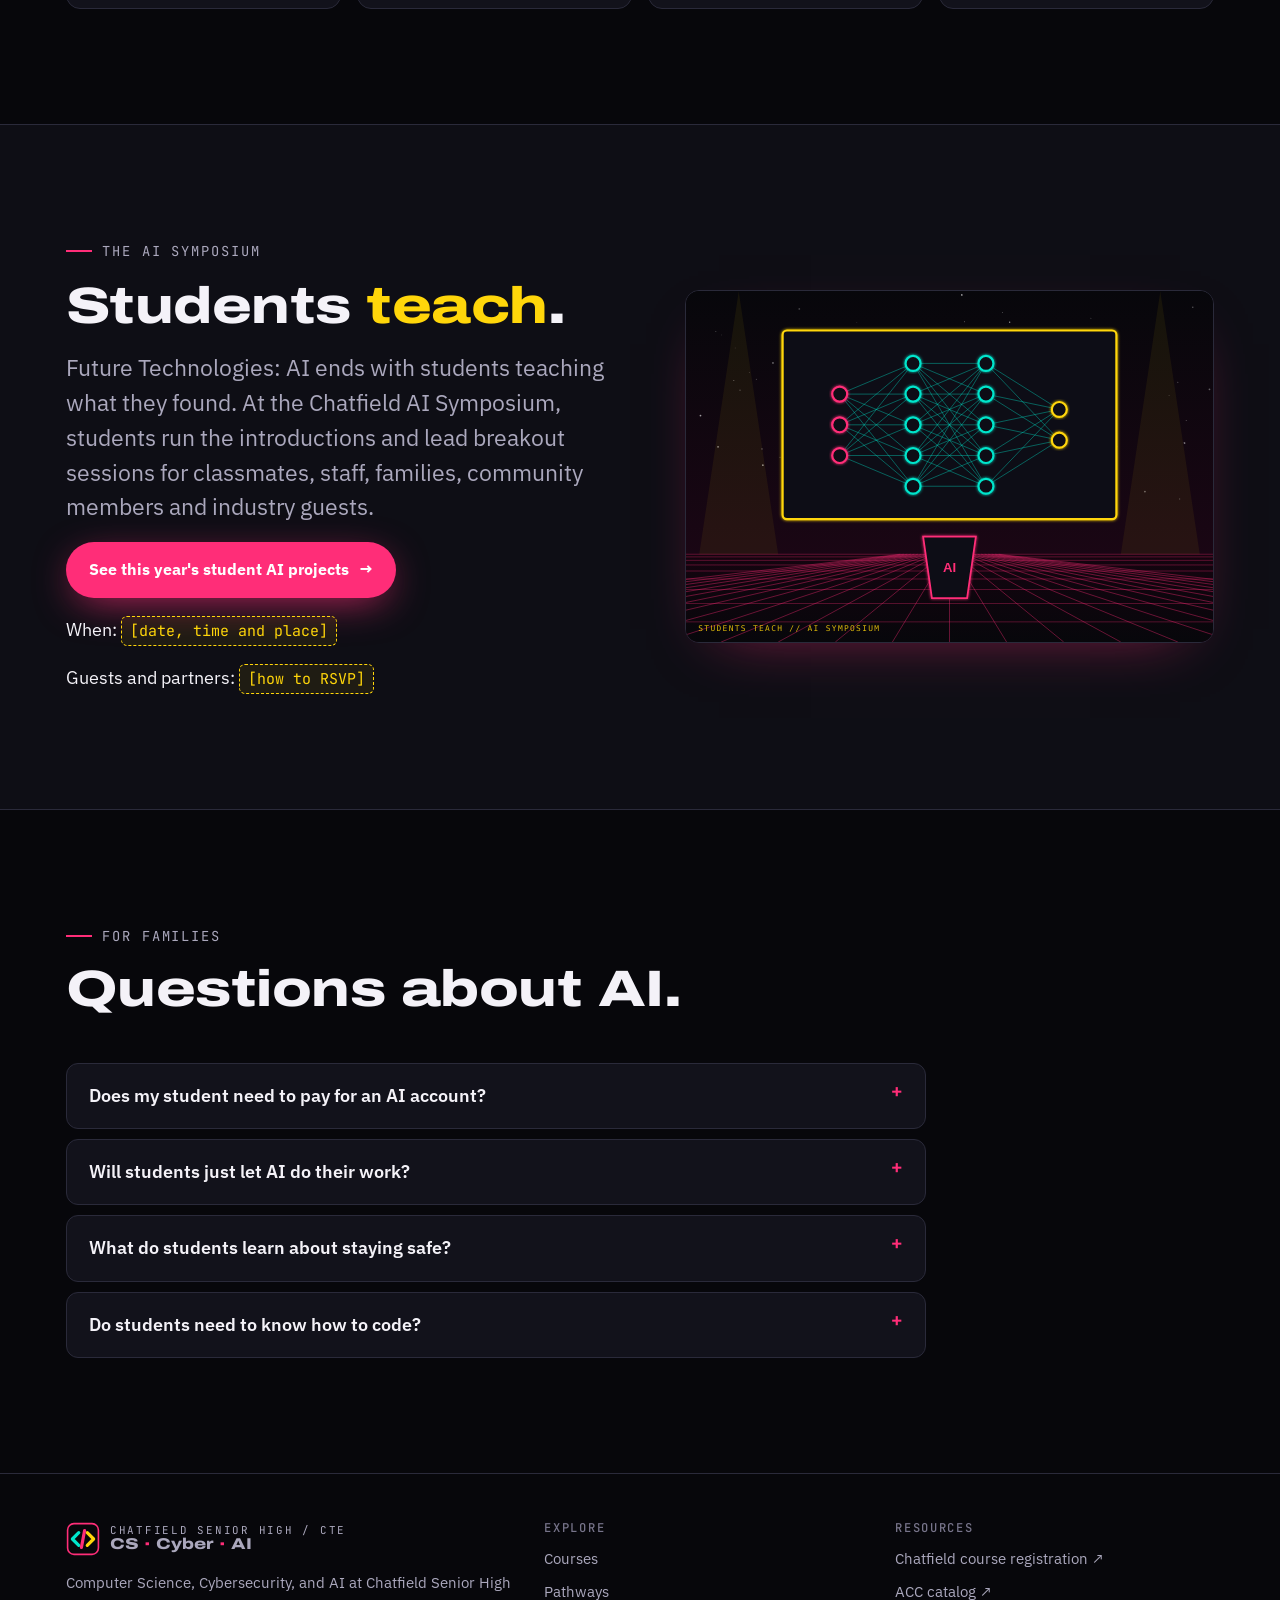
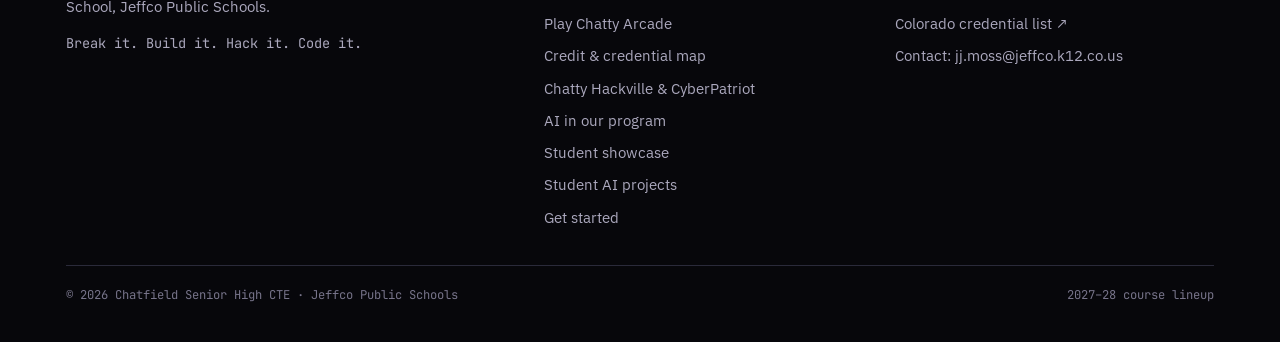
<file: program-website/ai.html>
<!doctype html>
<html lang="en">
<head>
<meta charset="utf-8">
<meta name="viewport" content="width=device-width, initial-scale=1, viewport-fit=cover">
<title>AI in Our Program · Chatfield CS, Cyber &amp; AI</title>
<meta name="claude:viewport-fit-sides" content="cover">
<meta name="description" content="How Chatfield's CS, Cyber and AI program teaches students to use, test and question AI, on local hardware and with the manual-first approach.">
<meta name="theme-color" content="#07070b">
<meta property="og:title" content="AI in Our Program · Chatfield CS, Cyber &amp; AI">
<meta property="og:description" content="How Chatfield's CS, Cyber and AI program teaches students to use, test and question AI, on local hardware and with the manual-first approach.">
<meta property="og:type" content="website">
<meta property="og:image" content="assets/img/og.jpg">
<meta name="twitter:card" content="summary_large_image">
<link rel="icon" href="assets/img/favicon.svg" type="image/svg+xml">
<link rel="preconnect" href="https://fonts.googleapis.com">
<link rel="preconnect" href="https://fonts.gstatic.com" crossorigin>
<link rel="stylesheet" href="https://fonts.googleapis.com/css2?family=Archivo:wdth,wght@62..125,400..900&family=IBM+Plex+Sans:wght@400;500;600;700&family=JetBrains+Mono:wght@400;500;700&display=swap">
<link rel="stylesheet" href="assets/css/site.css">
</head>
<body>
<a class="skip" href="#main">Skip to content</a>
<header class="site-header">
  <div class="wrap">
    <a class="brand" href="index.html" aria-label="Chatfield CS, Cyber and AI home"><svg class="brand__mark" viewBox="0 0 64 64" aria-hidden="true"><rect x="3" y="3" width="58" height="58" rx="12" fill="none" stroke="#ff2d78" stroke-width="3"/><path d="M24 20 12 32l12 12" fill="none" stroke="#00e5cc" stroke-width="6" stroke-linecap="round" stroke-linejoin="round"/><path d="M40 20l12 12-12 12" fill="none" stroke="#ffd60a" stroke-width="6" stroke-linecap="round" stroke-linejoin="round"/><path d="M35 16 29 48" stroke="#ff2d78" stroke-width="6" stroke-linecap="round"/></svg><span class="brand__text"><span class="brand__school">Chatfield Senior High / CTE</span><span class="brand__name">CS <b>·</b> Cyber <b>·</b> AI</span></span></a>
    <button class="nav-toggle" type="button" aria-controls="site-nav" aria-expanded="false" aria-label="Menu"><span></span></button>
    <nav class="nav" id="site-nav" aria-label="Main"><a href="index.html">Home</a><a href="courses.html">Courses</a><a href="pathways.html">Pathways</a><a href="credentials.html">Credentials</a><a href="lab.html">The Lab</a><a href="ai.html" aria-current="page">AI</a><a href="showcase.html">Showcase</a><a class="nav__cta" href="join.html">Get started</a></nav>
  </div>
</header>
<section class="page-hero" data-parallax data-accent="yellow">
  <div class="layer hero__bg" data-depth="0.4" data-tilt="-6"><picture><source media="(max-width: 720px)" srcset="assets/img/hero-portrait.webp" type="image/webp"><source srcset="assets/img/hero.webp" type="image/webp"><img src="assets/img/hero.jpg" alt="" width="2000" height="667" fetchpriority="high"></picture></div>
  <div class="layer hero__shade"></div>
  <div class="layer hero__floor" data-depth="0.18"></div>
  <div class="wrap page-hero__content" data-depth="-0.06" data-fade>
    <span class="eyebrow">AI in our program</span>
    <h1>Use it. <em>Test it.</em> Own it.</h1>
    <p class="lede">AI shows up across the program the same way: learn the skill by hand, then use AI with your eyes open.</p>
  </div>
</section>
<main id="main">
<section class="section">
  <div class="wrap">
    <div class="section-head reveal"><span class="eyebrow">How we use AI</span><h2>Six ground rules.</h2></div>
    <div class="features reveal">
      <div class="feature"><span class="feature__k">Manual before AI</span><h3>Learn the skill first</h3><p>Binary, the command line, a packet’s path, a first program: students do it by hand before any AI helps.</p></div>
      <div class="feature"><span class="feature__k">Put claims on trial</span><h3>Confirmed, busted or plausible</h3><p>Students design tests for what AI tools claim and report what the evidence shows, uncertainty included.</p></div>
      <div class="feature"><span class="feature__k">Privacy first</span><h3>No paid account required</h3><p>Nothing graded depends on a commercial AI account. Students learn what they give away when they type into a chatbot.</p></div>
      <div class="feature"><span class="feature__k">Stay safe</span><h3>Scams, deepfakes and verification</h3><p>Every AI student practices spotting scams and deepfakes, verifying what AI says, and making responsible decisions.</p></div>
      <div class="feature"><span class="feature__k">AI off when it counts</span><h3>Compete on what you know</h3><p>CyberPatriot rounds run without AI. Students bring their own skills and the guides they built.</p></div>
      <div class="feature"><span class="feature__k">Look inside</span><h3>Run the models ourselves</h3><p>Open models run on lab hardware, so students can see how they work and test them safely.</p></div>
    </div>
  </div>
</section>

<section class="section section--tight">
  <div class="wrap">
    <div class="section-head reveal"><span class="eyebrow">The practical AI loop</span><h2>Use, iterate, verify, disclose.</h2></div>
    <ol class="loop reveal">
      <li><b>Use</b><span>Try the tool on a real task.</span></li>
      <li><b>Iterate</b><span>Push back, refine, try again.</span></li>
      <li><b>Verify</b><span>Check it against real evidence.</span></li>
      <li><b>Disclose</b><span>Say how AI helped.</span></li>
    </ol>
  </div>
</section>

<section class="section" style="background:var(--ink-2);border-block:1px solid var(--line)">
  <div class="wrap split">
    <div class="stack reveal">
      <span class="eyebrow">Local AI</span>
      <h2>Our models, <span class="c-teal">our hardware</span>.</h2>
      <p class="lede">Raspberry Pis and an NVIDIA Jetson edge AI computer run open AI models inside Chatty Hackville. The Jetson came from a program fundraiser.</p>
      <ul class="checks">
        <li><span>See what a model actually is: a file, running on a chip you can touch.</span></li>
        <li><span>Practice attacks like prompt injection on our own models, not someone else’s product.</span></li>
        <li><span>Student conversations stay on lab hardware.</span></li>
      </ul>
    </div>
    <div class="reveal" style="border:1px solid var(--line-2);border-radius:var(--radius);background:var(--ink);padding:22px;font-family:var(--f-mono);font-size:.92rem;line-height:1.9;overflow-x:auto">
      <div style="color:var(--dim)"># where does this model run?</div>
      <div><span class="c-teal">hackville:~$</span> whereis model</div>
      <div><span class="c-yellow">runs on</span> ........ lab hardware</div>
      <div><span class="c-yellow">cloud account</span> .. not needed</div>
      <div><span class="c-yellow">chats stored</span> ... in the room</div>
      <div><span class="c-pink">red team</span> ....... allowed here</div>
      <div><span class="c-teal">hackville:~$</span> <span class="cursor" style="width:9px;height:1.1em;background:var(--pink);display:inline-block;vertical-align:-2px"></span></div>
    </div>
  </div>
</section>

<section class="section">
  <div class="wrap">
    <div class="section-head reveal"><span class="eyebrow">AI across the pathway</span><h2>Four ways to study AI.</h2></div>
    <div class="cards">
      <a class="card reveal" href="courses.html#ftai" style="text-decoration:none;color:inherit"><span class="card__k" style="color:var(--yellow)">Level 1 · Entry</span><h3>Future Technologies: AI</h3><p>Build, test, and evaluate generative AI tools. No coding required. ACC college credit: CIS 1068.</p></a>
      <a class="card reveal" href="courses.html#philai" style="text-decoration:none;color:inherit"><span class="card__k" style="color:var(--yellow)">ACC PHI 1030</span><h3>Philosophy &amp; Ethics of AI</h3><p>Debate what AI should and shouldn’t do.</p></a>
      <a class="card reveal" href="courses.html#datasci" style="text-decoration:none;color:inherit"><span class="card__k" style="color:var(--yellow)">Math Department</span><h3>Data Science</h3><p>Analyze and model real-world data. Algebra II or Algebra II Honors (C or better).</p></a>
      <a class="card reveal" href="lab.html" style="text-decoration:none;color:inherit"><span class="card__k" style="color:var(--pink)">Cyber pathway</span><h3>AI security in the lab</h3><p>Red-team chatbots safely on local models in Chatty Hackville.</p></a>
    </div>
  </div>
</section>

<section class="section" id="symposium" style="background:var(--ink-2);border-block:1px solid var(--line)">
  <div class="wrap split">
    <div class="stack reveal">
      <span class="eyebrow">The AI Symposium</span>
      <h2>Students <span class="c-yellow">teach</span>.</h2>
      <p class="lede">Future Technologies: AI ends with students teaching what they found. At the Chatfield AI Symposium, students run the introductions and lead breakout sessions for classmates, staff, families, community members and industry guests.</p>
      <p><a class="btn btn--pink" href="showcase.html#studio">See this year's student AI projects <span class="arrow">→</span></a></p>
      <p>When: <span class="ph">[date, time and place]</span></p>
      <p>Guests and partners: <span class="ph">[how to RSVP]</span></p>
    </div>
    <figure class="art-slot reveal" style="min-height:280px"><!-- Swap for a real photo: put it at assets/img/symposium.jpg and change src below. No students in photos. --><img src="assets/img/art/symposium.svg" alt="Illustration of a stage screen showing a neural network" loading="lazy"></figure>
  </div>
</section>

<section class="section">
  <div class="wrap">
    <div class="section-head reveal"><span class="eyebrow">For families</span><h2>Questions about AI.</h2></div>
    <div class="faq">
      <details><summary>Does my student need to pay for an AI account?</summary><div><p>No. Nothing graded depends on a commercial AI account.</p></div></details>
      <details><summary>Will students just let AI do their work?</summary><div><p>Students learn the skill by hand first. When they do use AI, they iterate, verify what it says against real evidence, and disclose how it helped.</p></div></details>
      <details><summary>What do students learn about staying safe?</summary><div><p>Spotting scams and deepfakes, checking whether an AI answer is true, protecting their privacy, and making responsible decisions about when to use AI at all.</p></div></details>
      <details><summary>Do students need to know how to code?</summary><div><p>Not for Future Technologies: AI. It is a Level 1 course with no required coding. Students who want to code can go further in the Computer Science pathway.</p></div></details>
    </div>
  </div>
</section>
</main>
<footer class="site-footer">
  <div class="wrap">
    <div class="footer-grid">
      <div class="stack" style="gap:14px">
        <a class="brand" href="index.html"><svg class="brand__mark" viewBox="0 0 64 64" aria-hidden="true"><rect x="3" y="3" width="58" height="58" rx="12" fill="none" stroke="#ff2d78" stroke-width="3"/><path d="M24 20 12 32l12 12" fill="none" stroke="#00e5cc" stroke-width="6" stroke-linecap="round" stroke-linejoin="round"/><path d="M40 20l12 12-12 12" fill="none" stroke="#ffd60a" stroke-width="6" stroke-linecap="round" stroke-linejoin="round"/><path d="M35 16 29 48" stroke="#ff2d78" stroke-width="6" stroke-linecap="round"/></svg><span class="brand__text"><span class="brand__school">Chatfield Senior High / CTE</span><span class="brand__name">CS <b>·</b> Cyber <b>·</b> AI</span></span></a>
        <p class="measure">Computer Science, Cybersecurity, and AI at Chatfield Senior High School, Jeffco Public Schools.</p>
        <p class="mono" style="font-size:.85rem">Break it. Build it. Hack it. Code it.</p>
      </div>
      <div>
        <h4>Explore</h4>
        <ul><li><a href="courses.html">Courses</a></li><li><a href="pathways.html">Pathways</a></li><li><a href="index.html#arcade">Play Chatty Arcade</a></li><li><a href="credentials.html">Credit &amp; credential map</a></li><li><a href="lab.html">Chatty Hackville &amp; CyberPatriot</a></li><li><a href="ai.html">AI in our program</a></li><li><a href="showcase.html">Student showcase</a></li><li><a href="showcase.html#studio">Student AI projects</a></li><li><a href="join.html">Get started</a></li></ul>
      </div>
      <div>
        <h4>Resources</h4>
        <ul><li><a href="https://chatfield.jeffcopublicschools.org/counseling/course-registration" target="_blank" rel="noopener">Chatfield course registration ↗</a></li><li><a href="https://www.arapahoe.edu/sites/default/files/catalog/ay26-27-catalog.pdf" target="_blank" rel="noopener">ACC catalog ↗</a></li><li><a href="https://docs.google.com/spreadsheets/d/1aTDRModbEErqr5jJbi17GFwm5Q8rBh4iybr6HCEXIqY/edit?gid=0" target="_blank" rel="noopener">Colorado credential list ↗</a></li><li>Contact: <a href="mailto:jj.moss@jeffco.k12.co.us">jj.moss@jeffco.k12.co.us</a></li></ul>
      </div>
    </div>
    <div class="footer-bottom"><span>© <span data-year>2027</span> Chatfield Senior High CTE · Jeffco Public Schools</span><span>2027–28 course lineup</span></div>
  </div>
</footer>
<script src="assets/js/site.js" defer></script>
</body>
</html>
</file>
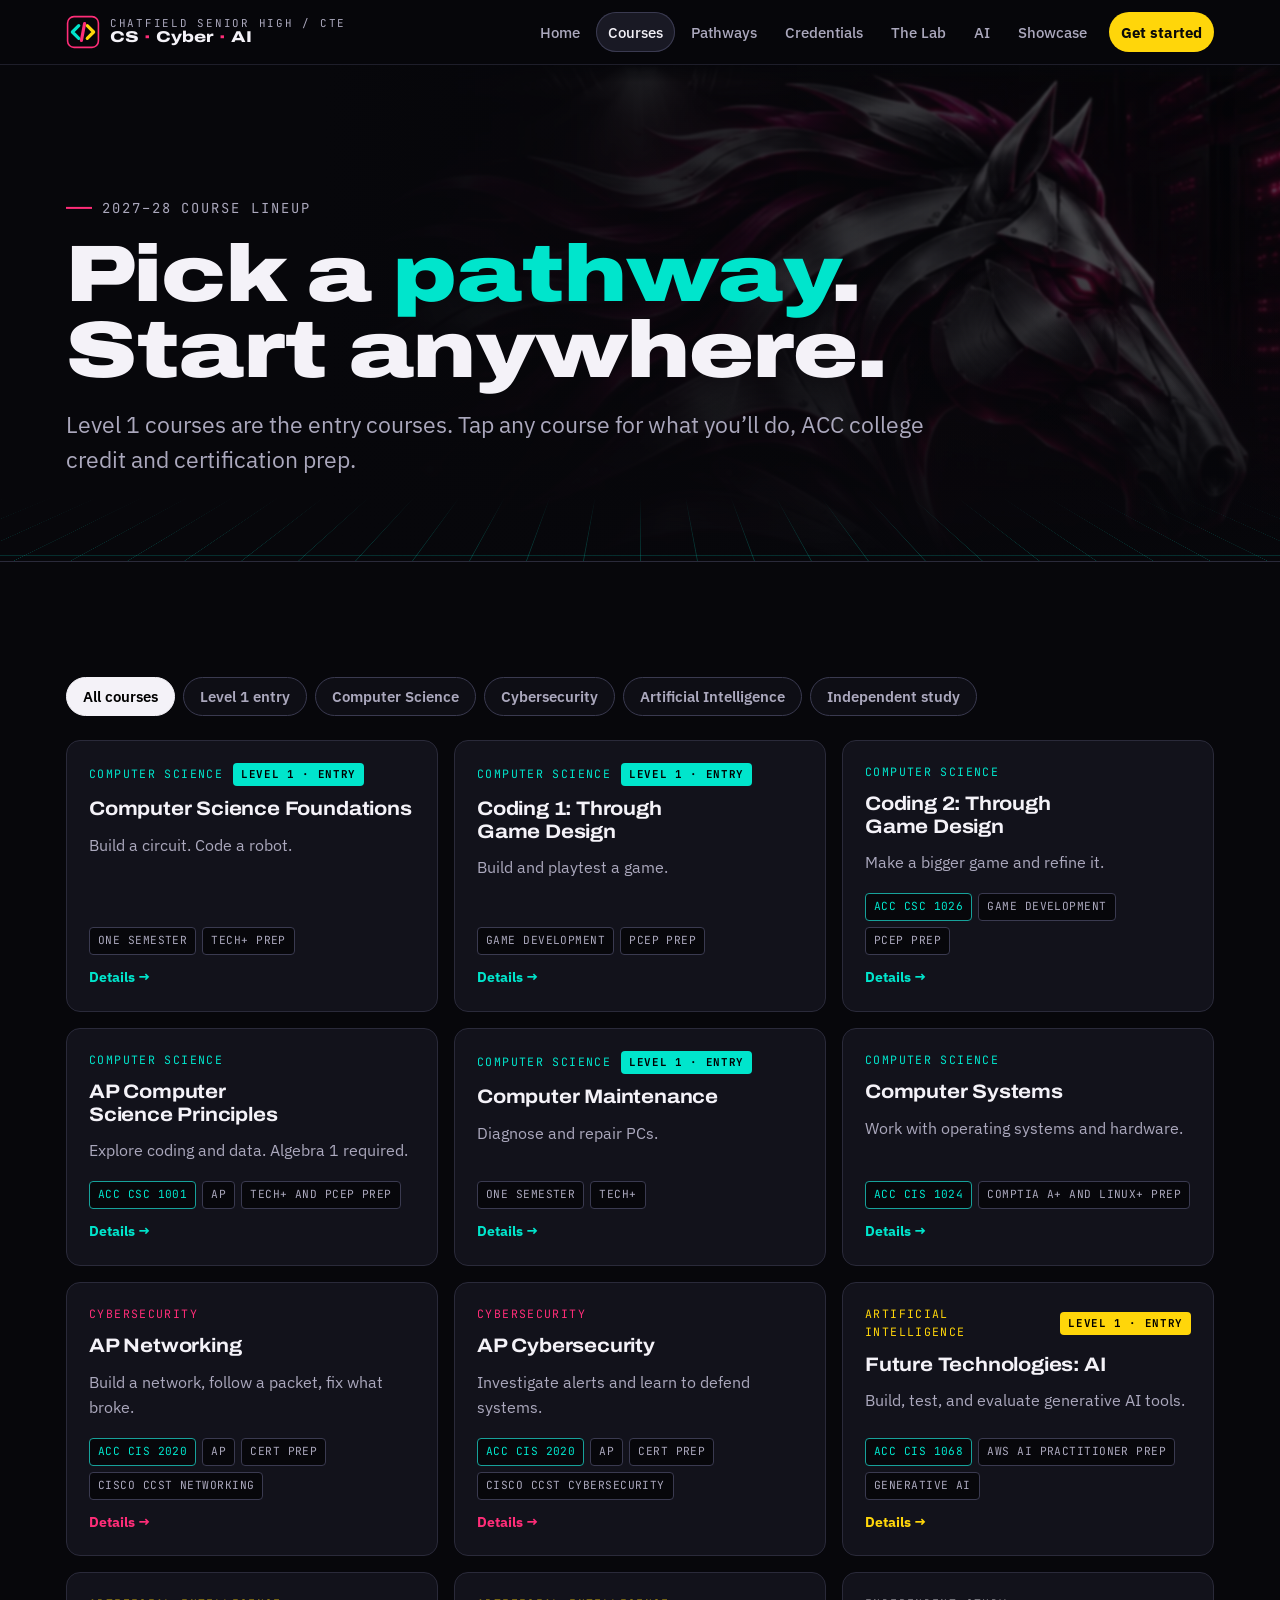
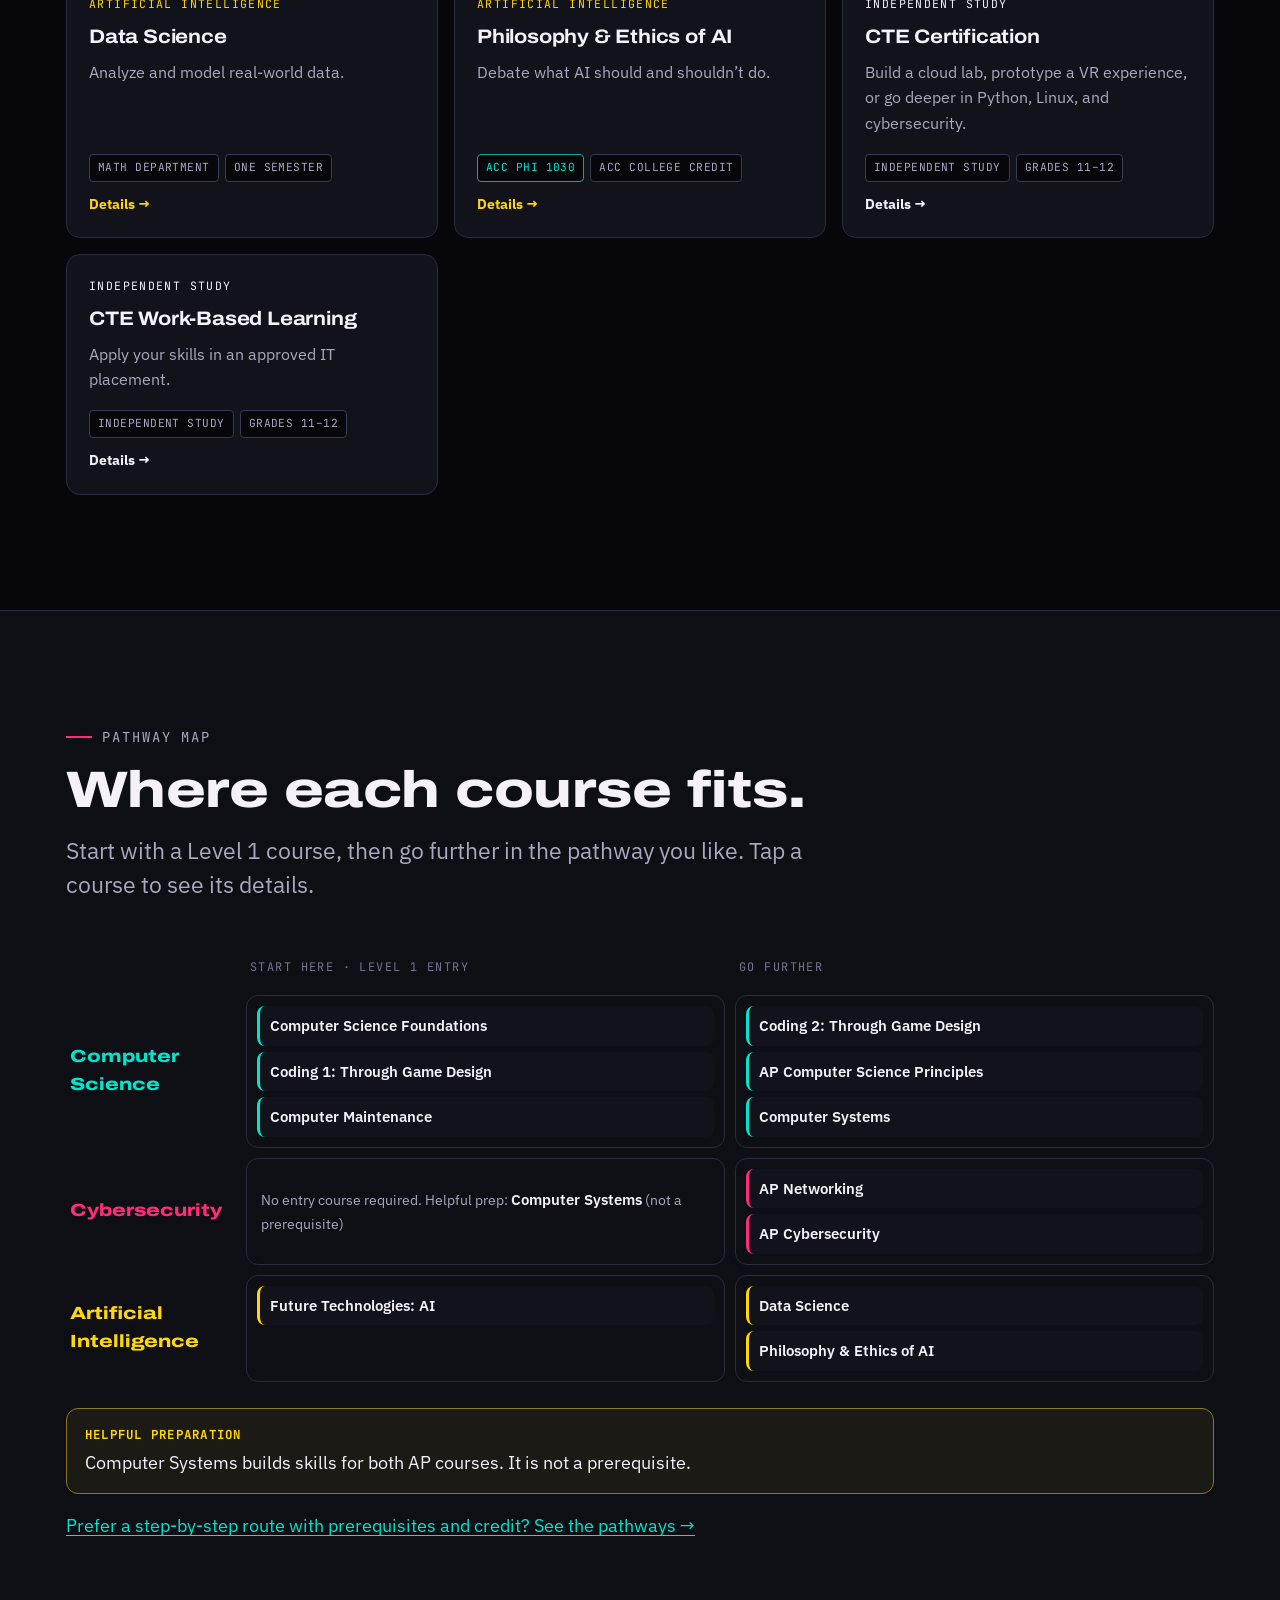
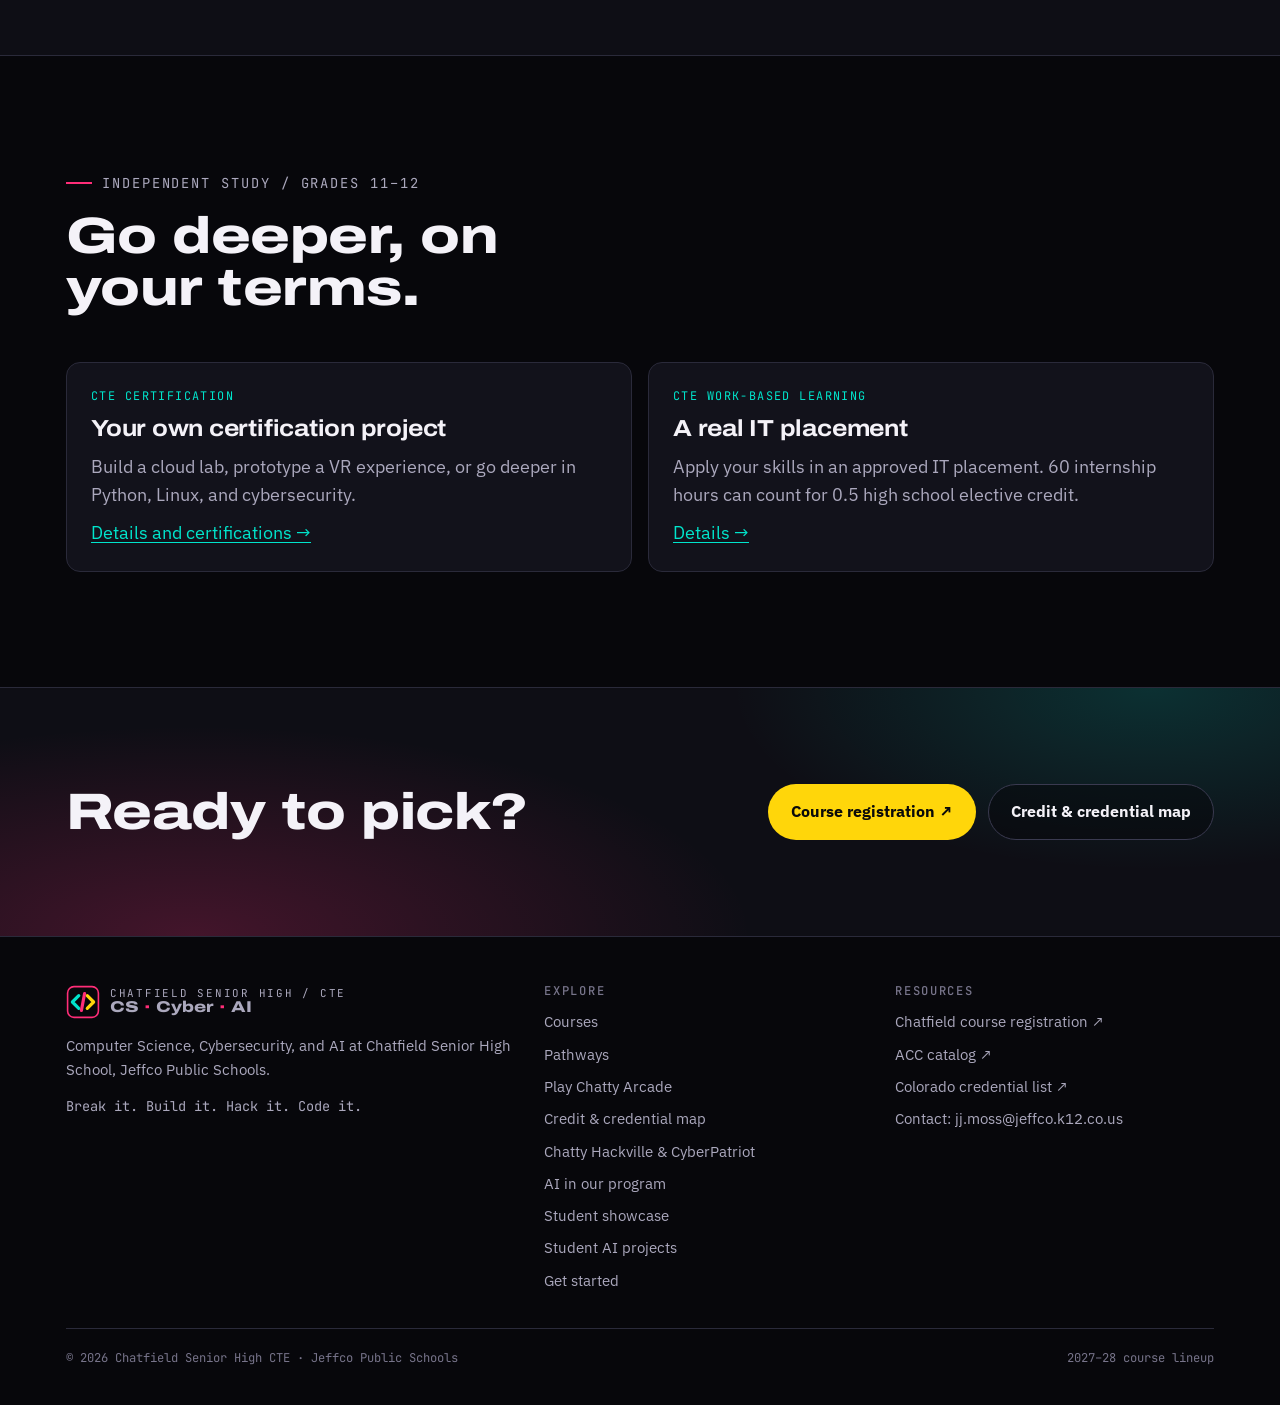
<file: program-website/courses.html>
<!doctype html>
<html lang="en">
<head>
<meta charset="utf-8">
<meta name="viewport" content="width=device-width, initial-scale=1, viewport-fit=cover">
<title>Courses · Chatfield CS, Cyber &amp; AI</title>
<meta name="claude:viewport-fit-sides" content="cover">
<meta name="description" content="The 2027–28 Computer Science, Cybersecurity and AI course lineup at Chatfield Senior High.">
<meta name="theme-color" content="#07070b">
<meta property="og:title" content="Courses · Chatfield CS, Cyber &amp; AI">
<meta property="og:description" content="The 2027–28 Computer Science, Cybersecurity and AI course lineup at Chatfield Senior High.">
<meta property="og:type" content="website">
<meta property="og:image" content="assets/img/og.jpg">
<meta name="twitter:card" content="summary_large_image">
<link rel="icon" href="assets/img/favicon.svg" type="image/svg+xml">
<link rel="preconnect" href="https://fonts.googleapis.com">
<link rel="preconnect" href="https://fonts.gstatic.com" crossorigin>
<link rel="stylesheet" href="https://fonts.googleapis.com/css2?family=Archivo:wdth,wght@62..125,400..900&family=IBM+Plex+Sans:wght@400;500;600;700&family=JetBrains+Mono:wght@400;500;700&display=swap">
<link rel="stylesheet" href="assets/css/site.css">
</head>
<body>
<a class="skip" href="#main">Skip to content</a>
<header class="site-header">
  <div class="wrap">
    <a class="brand" href="index.html" aria-label="Chatfield CS, Cyber and AI home"><svg class="brand__mark" viewBox="0 0 64 64" aria-hidden="true"><rect x="3" y="3" width="58" height="58" rx="12" fill="none" stroke="#ff2d78" stroke-width="3"/><path d="M24 20 12 32l12 12" fill="none" stroke="#00e5cc" stroke-width="6" stroke-linecap="round" stroke-linejoin="round"/><path d="M40 20l12 12-12 12" fill="none" stroke="#ffd60a" stroke-width="6" stroke-linecap="round" stroke-linejoin="round"/><path d="M35 16 29 48" stroke="#ff2d78" stroke-width="6" stroke-linecap="round"/></svg><span class="brand__text"><span class="brand__school">Chatfield Senior High / CTE</span><span class="brand__name">CS <b>·</b> Cyber <b>·</b> AI</span></span></a>
    <button class="nav-toggle" type="button" aria-controls="site-nav" aria-expanded="false" aria-label="Menu"><span></span></button>
    <nav class="nav" id="site-nav" aria-label="Main"><a href="index.html">Home</a><a href="courses.html" aria-current="page">Courses</a><a href="pathways.html">Pathways</a><a href="credentials.html">Credentials</a><a href="lab.html">The Lab</a><a href="ai.html">AI</a><a href="showcase.html">Showcase</a><a class="nav__cta" href="join.html">Get started</a></nav>
  </div>
</header>
<section class="page-hero" data-parallax data-accent="teal">
  <div class="layer hero__bg" data-depth="0.4" data-tilt="-6"><picture><source media="(max-width: 720px)" srcset="assets/img/hero-portrait.webp" type="image/webp"><source srcset="assets/img/hero.webp" type="image/webp"><img src="assets/img/hero.jpg" alt="" width="2000" height="667" fetchpriority="high"></picture></div>
  <div class="layer hero__shade"></div>
  <div class="layer hero__floor" data-depth="0.18"></div>
  <div class="wrap page-hero__content" data-depth="-0.06" data-fade>
    <span class="eyebrow">2027–28 course lineup</span>
    <h1>Pick a <em>pathway</em>. Start anywhere.</h1>
    <p class="lede">Level 1 courses are the entry courses. Tap any course for what you’ll do, ACC college credit and certification prep.</p>
  </div>
</section>
<main id="main">
<section class="section">
  <div class="wrap">
    <div class="filters" role="group" aria-label="Filter courses">
      <button class="chip" type="button" data-filter="all" aria-pressed="true">All courses</button>
      <button class="chip" type="button" data-filter="entry" aria-pressed="false">Level 1 entry</button>
      <button class="chip" type="button" data-filter="cs" data-c="teal" aria-pressed="false">Computer Science</button>
      <button class="chip" type="button" data-filter="cyber" data-c="pink" aria-pressed="false">Cybersecurity</button>
      <button class="chip" type="button" data-filter="ai" data-c="yellow" aria-pressed="false">Artificial Intelligence</button>
      <button class="chip" type="button" data-filter="is" aria-pressed="false">Independent study</button>
    </div>
    <div class="course-grid" id="course-grid" aria-live="polite"></div>
  </div>
</section>

<section class="section" style="background:var(--ink-2);border-block:1px solid var(--line)">
  <div class="wrap">
    <div class="section-head reveal"><span class="eyebrow">Pathway map</span><h2>Where each course fits.</h2><p class="lede">Start with a Level 1 course, then go further in the pathway you like. Tap a course to see its details.</p></div>
    <div class="map-wrap reveal"><div class="map" id="pathway-map"></div></div>
    <div class="note-box reveal" style="margin-top:20px"><b>Helpful preparation</b>Computer Systems builds skills for both AP courses. It is not a prerequisite.</div>
    <p class="reveal" style="margin-top:18px"><a href="pathways.html">Prefer a step-by-step route with prerequisites and credit? See the pathways →</a></p>
  </div>
</section>

<section class="section">
  <div class="wrap">
    <div class="section-head reveal"><span class="eyebrow">Independent study / Grades 11–12</span><h2>Go deeper, on your terms.</h2></div>
    <div class="cards">
      <article class="card reveal"><span class="card__k">CTE Certification</span><h3>Your own certification project</h3><p>Build a cloud lab, prototype a VR experience, or go deeper in Python, Linux, and cybersecurity.</p><a href="courses.html#iscert">Details and certifications →</a></article>
      <article class="card reveal"><span class="card__k">CTE Work-Based Learning</span><h3>A real IT placement</h3><p>Apply your skills in an approved IT placement. 60 internship hours can count for 0.5 high school elective credit.</p><a href="courses.html#wbl">Details →</a></article>
    </div>
  </div>
</section>

<section class="cta-band"><div class="wrap"><h2>Ready to pick?</h2><div class="btn-row"><a class="btn btn--yellow" href="https://chatfield.jeffcopublicschools.org/counseling/course-registration" target="_blank" rel="noopener">Course registration ↗</a><a class="btn btn--ghost" href="credentials.html">Credit &amp; credential map</a></div></div></section>
</main>
<dialog class="sheet" id="course-sheet" aria-labelledby="sheet-title"><div class="sheet__head"></div><div class="sheet__body"></div></dialog>
<footer class="site-footer">
  <div class="wrap">
    <div class="footer-grid">
      <div class="stack" style="gap:14px">
        <a class="brand" href="index.html"><svg class="brand__mark" viewBox="0 0 64 64" aria-hidden="true"><rect x="3" y="3" width="58" height="58" rx="12" fill="none" stroke="#ff2d78" stroke-width="3"/><path d="M24 20 12 32l12 12" fill="none" stroke="#00e5cc" stroke-width="6" stroke-linecap="round" stroke-linejoin="round"/><path d="M40 20l12 12-12 12" fill="none" stroke="#ffd60a" stroke-width="6" stroke-linecap="round" stroke-linejoin="round"/><path d="M35 16 29 48" stroke="#ff2d78" stroke-width="6" stroke-linecap="round"/></svg><span class="brand__text"><span class="brand__school">Chatfield Senior High / CTE</span><span class="brand__name">CS <b>·</b> Cyber <b>·</b> AI</span></span></a>
        <p class="measure">Computer Science, Cybersecurity, and AI at Chatfield Senior High School, Jeffco Public Schools.</p>
        <p class="mono" style="font-size:.85rem">Break it. Build it. Hack it. Code it.</p>
      </div>
      <div>
        <h4>Explore</h4>
        <ul><li><a href="courses.html">Courses</a></li><li><a href="pathways.html">Pathways</a></li><li><a href="index.html#arcade">Play Chatty Arcade</a></li><li><a href="credentials.html">Credit &amp; credential map</a></li><li><a href="lab.html">Chatty Hackville &amp; CyberPatriot</a></li><li><a href="ai.html">AI in our program</a></li><li><a href="showcase.html">Student showcase</a></li><li><a href="showcase.html#studio">Student AI projects</a></li><li><a href="join.html">Get started</a></li></ul>
      </div>
      <div>
        <h4>Resources</h4>
        <ul><li><a href="https://chatfield.jeffcopublicschools.org/counseling/course-registration" target="_blank" rel="noopener">Chatfield course registration ↗</a></li><li><a href="https://www.arapahoe.edu/sites/default/files/catalog/ay26-27-catalog.pdf" target="_blank" rel="noopener">ACC catalog ↗</a></li><li><a href="https://docs.google.com/spreadsheets/d/1aTDRModbEErqr5jJbi17GFwm5Q8rBh4iybr6HCEXIqY/edit?gid=0" target="_blank" rel="noopener">Colorado credential list ↗</a></li><li>Contact: <a href="mailto:jj.moss@jeffco.k12.co.us">jj.moss@jeffco.k12.co.us</a></li></ul>
      </div>
    </div>
    <div class="footer-bottom"><span>© <span data-year>2027</span> Chatfield Senior High CTE · Jeffco Public Schools</span><span>2027–28 course lineup</span></div>
  </div>
</footer>
<script src="data/courses.js" defer></script>
<script src="assets/js/site.js" defer></script>
<script src="assets/js/program.js" defer></script>
</body>
</html>
</file>
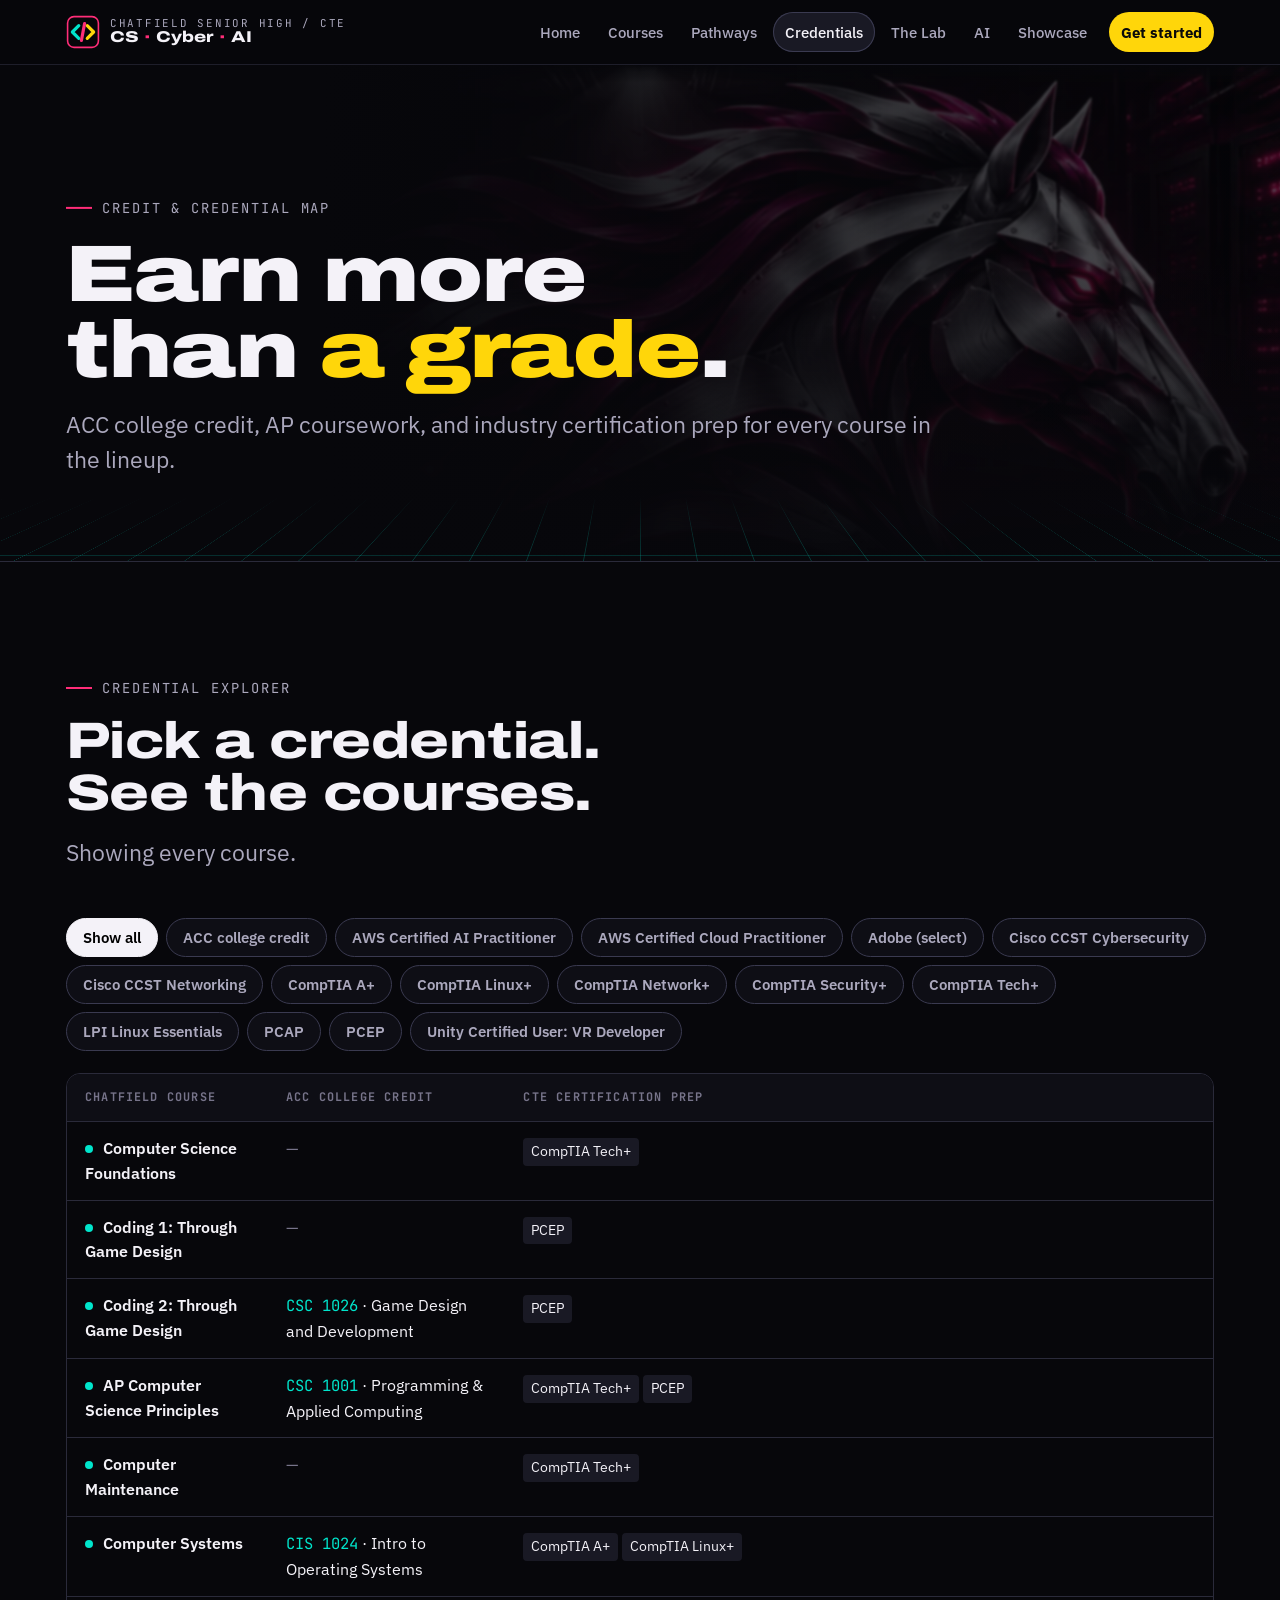
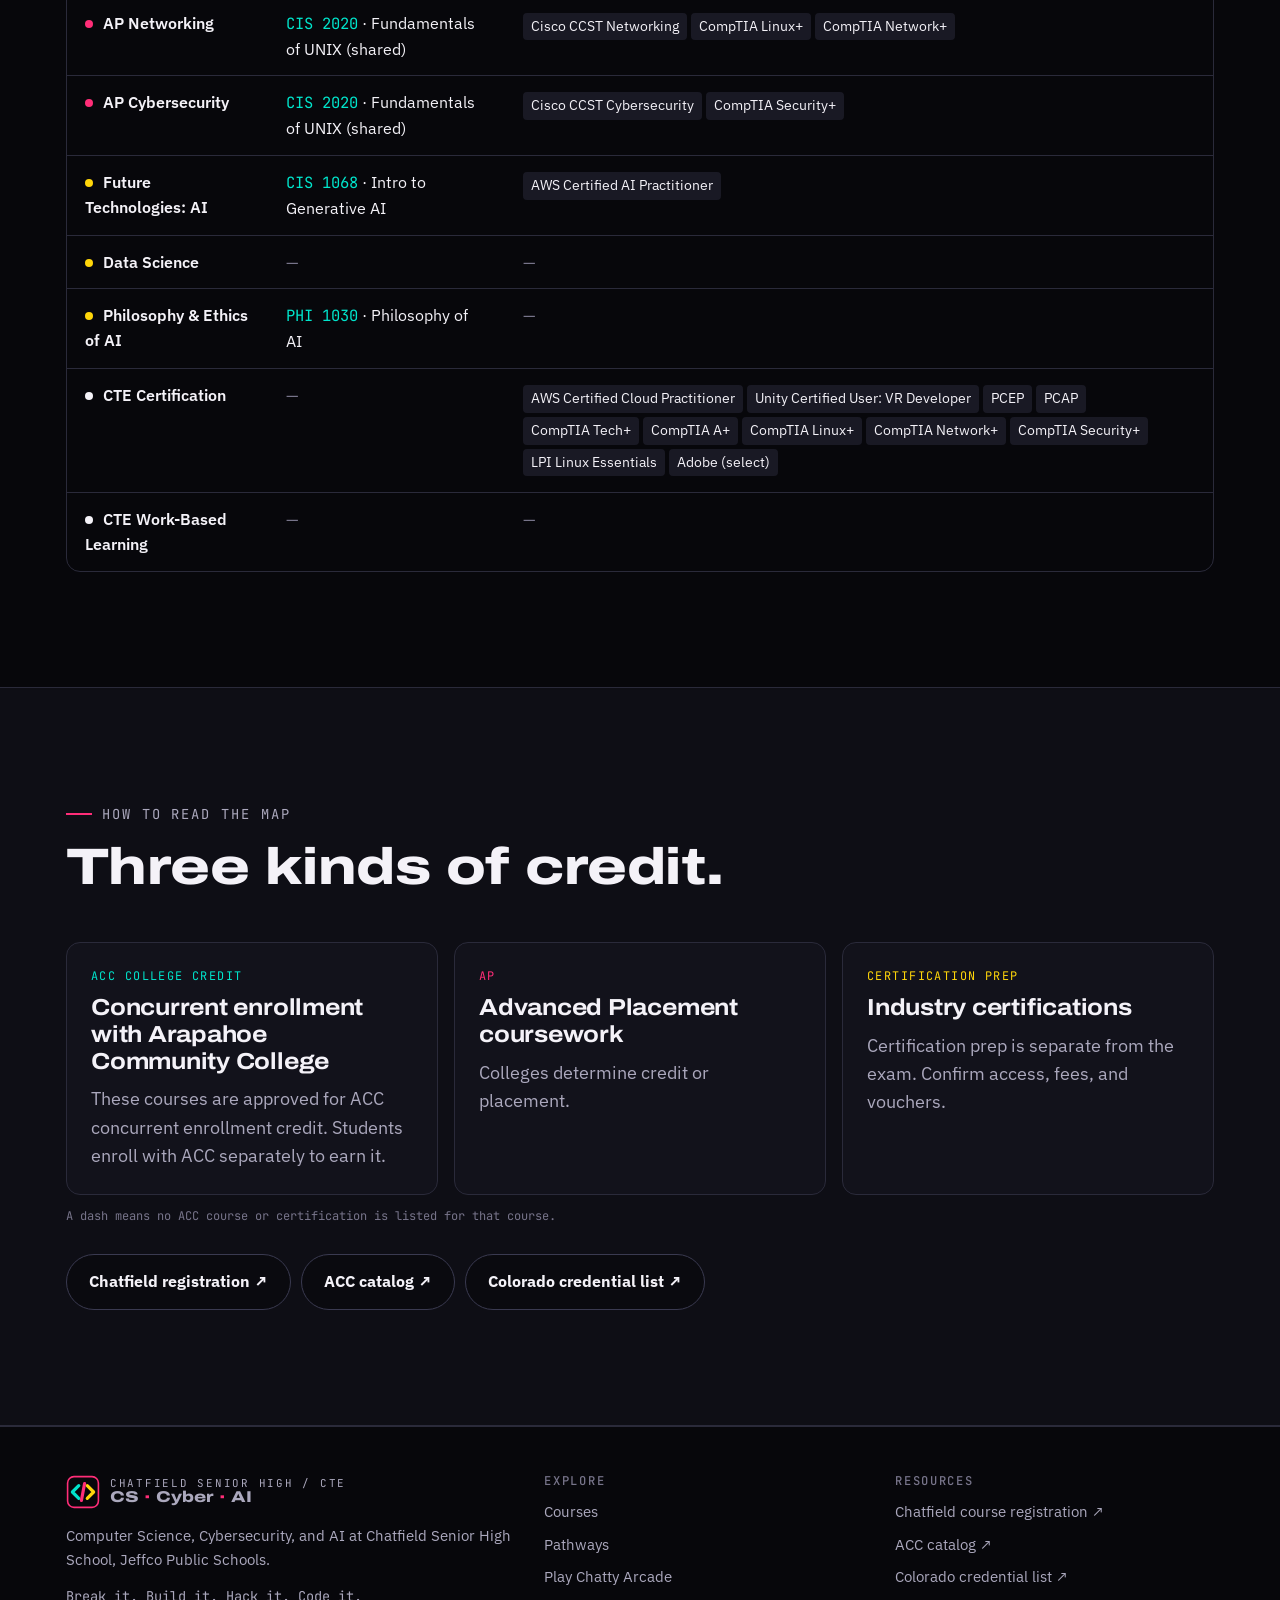
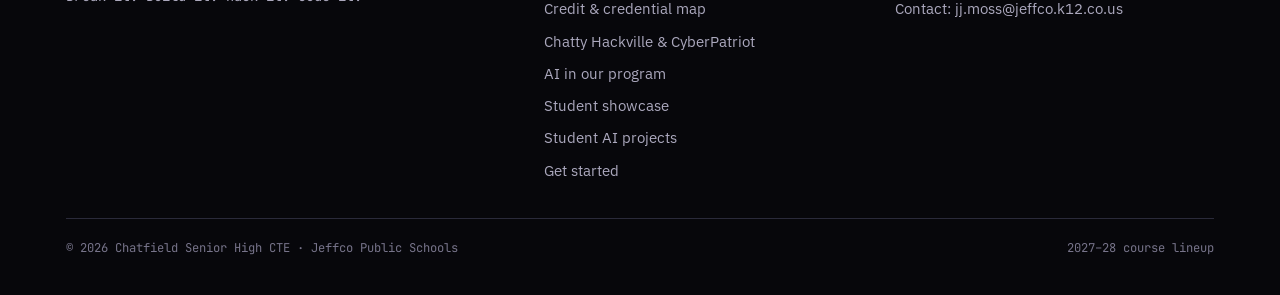
<file: program-website/credentials.html>
<!doctype html>
<html lang="en">
<head>
<meta charset="utf-8">
<meta name="viewport" content="width=device-width, initial-scale=1, viewport-fit=cover">
<title>Credit & Credential Map · Chatfield CS, Cyber &amp; AI</title>
<meta name="claude:viewport-fit-sides" content="cover">
<meta name="description" content="ACC college credit, AP coursework, and industry certification prep for every course in the Chatfield CS, Cyber and AI program.">
<meta name="theme-color" content="#07070b">
<meta property="og:title" content="Credit & Credential Map · Chatfield CS, Cyber &amp; AI">
<meta property="og:description" content="ACC college credit, AP coursework, and industry certification prep for every course in the Chatfield CS, Cyber and AI program.">
<meta property="og:type" content="website">
<meta property="og:image" content="assets/img/og.jpg">
<meta name="twitter:card" content="summary_large_image">
<link rel="icon" href="assets/img/favicon.svg" type="image/svg+xml">
<link rel="preconnect" href="https://fonts.googleapis.com">
<link rel="preconnect" href="https://fonts.gstatic.com" crossorigin>
<link rel="stylesheet" href="https://fonts.googleapis.com/css2?family=Archivo:wdth,wght@62..125,400..900&family=IBM+Plex+Sans:wght@400;500;600;700&family=JetBrains+Mono:wght@400;500;700&display=swap">
<link rel="stylesheet" href="assets/css/site.css">
</head>
<body>
<a class="skip" href="#main">Skip to content</a>
<header class="site-header">
  <div class="wrap">
    <a class="brand" href="index.html" aria-label="Chatfield CS, Cyber and AI home"><svg class="brand__mark" viewBox="0 0 64 64" aria-hidden="true"><rect x="3" y="3" width="58" height="58" rx="12" fill="none" stroke="#ff2d78" stroke-width="3"/><path d="M24 20 12 32l12 12" fill="none" stroke="#00e5cc" stroke-width="6" stroke-linecap="round" stroke-linejoin="round"/><path d="M40 20l12 12-12 12" fill="none" stroke="#ffd60a" stroke-width="6" stroke-linecap="round" stroke-linejoin="round"/><path d="M35 16 29 48" stroke="#ff2d78" stroke-width="6" stroke-linecap="round"/></svg><span class="brand__text"><span class="brand__school">Chatfield Senior High / CTE</span><span class="brand__name">CS <b>·</b> Cyber <b>·</b> AI</span></span></a>
    <button class="nav-toggle" type="button" aria-controls="site-nav" aria-expanded="false" aria-label="Menu"><span></span></button>
    <nav class="nav" id="site-nav" aria-label="Main"><a href="index.html">Home</a><a href="courses.html">Courses</a><a href="pathways.html">Pathways</a><a href="credentials.html" aria-current="page">Credentials</a><a href="lab.html">The Lab</a><a href="ai.html">AI</a><a href="showcase.html">Showcase</a><a class="nav__cta" href="join.html">Get started</a></nav>
  </div>
</header>
<section class="page-hero" data-parallax data-accent="yellow">
  <div class="layer hero__bg" data-depth="0.4" data-tilt="-6"><picture><source media="(max-width: 720px)" srcset="assets/img/hero-portrait.webp" type="image/webp"><source srcset="assets/img/hero.webp" type="image/webp"><img src="assets/img/hero.jpg" alt="" width="2000" height="667" fetchpriority="high"></picture></div>
  <div class="layer hero__shade"></div>
  <div class="layer hero__floor" data-depth="0.18"></div>
  <div class="wrap page-hero__content" data-depth="-0.06" data-fade>
    <span class="eyebrow">Credit &amp; credential map</span>
    <h1>Earn more than <em>a grade</em>.</h1>
    <p class="lede">ACC college credit, AP coursework, and industry certification prep for every course in the lineup.</p>
  </div>
</section>
<main id="main">
<section class="section">
  <div class="wrap">
    <div class="section-head reveal"><span class="eyebrow">Credential explorer</span><h2>Pick a credential. See the courses.</h2><p class="lede" id="cred-status" aria-live="polite">Showing every course.</p></div>
    <div class="cred-chips" id="cred-chips" role="group" aria-label="Highlight courses by credential"></div>
    <div class="table-wrap reveal">
      <table class="cred">
        <thead><tr><th scope="col">Chatfield course</th><th scope="col">ACC college credit</th><th scope="col">CTE certification prep</th></tr></thead>
        <tbody id="cred-body"></tbody>
      </table>
    </div>
  </div>
</section>

<section class="section" style="background:var(--ink-2);border-block:1px solid var(--line)">
  <div class="wrap">
    <div class="section-head reveal"><span class="eyebrow">How to read the map</span><h2>Three kinds of credit.</h2></div>
    <div class="cards">
      <article class="card reveal"><span class="card__k">ACC college credit</span><h3>Concurrent enrollment with Arapahoe Community College</h3><p>These courses are approved for ACC concurrent enrollment credit. Students enroll with ACC separately to earn it.</p></article>
      <article class="card reveal"><span class="card__k" style="color:var(--pink)">AP</span><h3>Advanced Placement coursework</h3><p>Colleges determine credit or placement.</p></article>
      <article class="card reveal"><span class="card__k" style="color:var(--yellow)">Certification prep</span><h3>Industry certifications</h3><p>Certification prep is separate from the exam. Confirm access, fees, and vouchers.</p></article>
    </div>
    <p class="fig-note">A dash means no ACC course or certification is listed for that course.</p>
    <div class="ref-links reveal" style="margin-top:28px">
      <a class="btn btn--ghost" href="https://chatfield.jeffcopublicschools.org/counseling/course-registration" target="_blank" rel="noopener">Chatfield registration ↗</a>
      <a class="btn btn--ghost" href="https://www.arapahoe.edu/sites/default/files/catalog/ay26-27-catalog.pdf" target="_blank" rel="noopener">ACC catalog ↗</a>
      <a class="btn btn--ghost" href="https://docs.google.com/spreadsheets/d/1aTDRModbEErqr5jJbi17GFwm5Q8rBh4iybr6HCEXIqY/edit?gid=0" target="_blank" rel="noopener">Colorado credential list ↗</a>
    </div>
  </div>
</section>
</main>
<footer class="site-footer">
  <div class="wrap">
    <div class="footer-grid">
      <div class="stack" style="gap:14px">
        <a class="brand" href="index.html"><svg class="brand__mark" viewBox="0 0 64 64" aria-hidden="true"><rect x="3" y="3" width="58" height="58" rx="12" fill="none" stroke="#ff2d78" stroke-width="3"/><path d="M24 20 12 32l12 12" fill="none" stroke="#00e5cc" stroke-width="6" stroke-linecap="round" stroke-linejoin="round"/><path d="M40 20l12 12-12 12" fill="none" stroke="#ffd60a" stroke-width="6" stroke-linecap="round" stroke-linejoin="round"/><path d="M35 16 29 48" stroke="#ff2d78" stroke-width="6" stroke-linecap="round"/></svg><span class="brand__text"><span class="brand__school">Chatfield Senior High / CTE</span><span class="brand__name">CS <b>·</b> Cyber <b>·</b> AI</span></span></a>
        <p class="measure">Computer Science, Cybersecurity, and AI at Chatfield Senior High School, Jeffco Public Schools.</p>
        <p class="mono" style="font-size:.85rem">Break it. Build it. Hack it. Code it.</p>
      </div>
      <div>
        <h4>Explore</h4>
        <ul><li><a href="courses.html">Courses</a></li><li><a href="pathways.html">Pathways</a></li><li><a href="index.html#arcade">Play Chatty Arcade</a></li><li><a href="credentials.html">Credit &amp; credential map</a></li><li><a href="lab.html">Chatty Hackville &amp; CyberPatriot</a></li><li><a href="ai.html">AI in our program</a></li><li><a href="showcase.html">Student showcase</a></li><li><a href="showcase.html#studio">Student AI projects</a></li><li><a href="join.html">Get started</a></li></ul>
      </div>
      <div>
        <h4>Resources</h4>
        <ul><li><a href="https://chatfield.jeffcopublicschools.org/counseling/course-registration" target="_blank" rel="noopener">Chatfield course registration ↗</a></li><li><a href="https://www.arapahoe.edu/sites/default/files/catalog/ay26-27-catalog.pdf" target="_blank" rel="noopener">ACC catalog ↗</a></li><li><a href="https://docs.google.com/spreadsheets/d/1aTDRModbEErqr5jJbi17GFwm5Q8rBh4iybr6HCEXIqY/edit?gid=0" target="_blank" rel="noopener">Colorado credential list ↗</a></li><li>Contact: <a href="mailto:jj.moss@jeffco.k12.co.us">jj.moss@jeffco.k12.co.us</a></li></ul>
      </div>
    </div>
    <div class="footer-bottom"><span>© <span data-year>2027</span> Chatfield Senior High CTE · Jeffco Public Schools</span><span>2027–28 course lineup</span></div>
  </div>
</footer>
<script src="data/courses.js" defer></script>
<script src="assets/js/site.js" defer></script>
<script src="assets/js/program.js" defer></script>
</body>
</html>
</file>
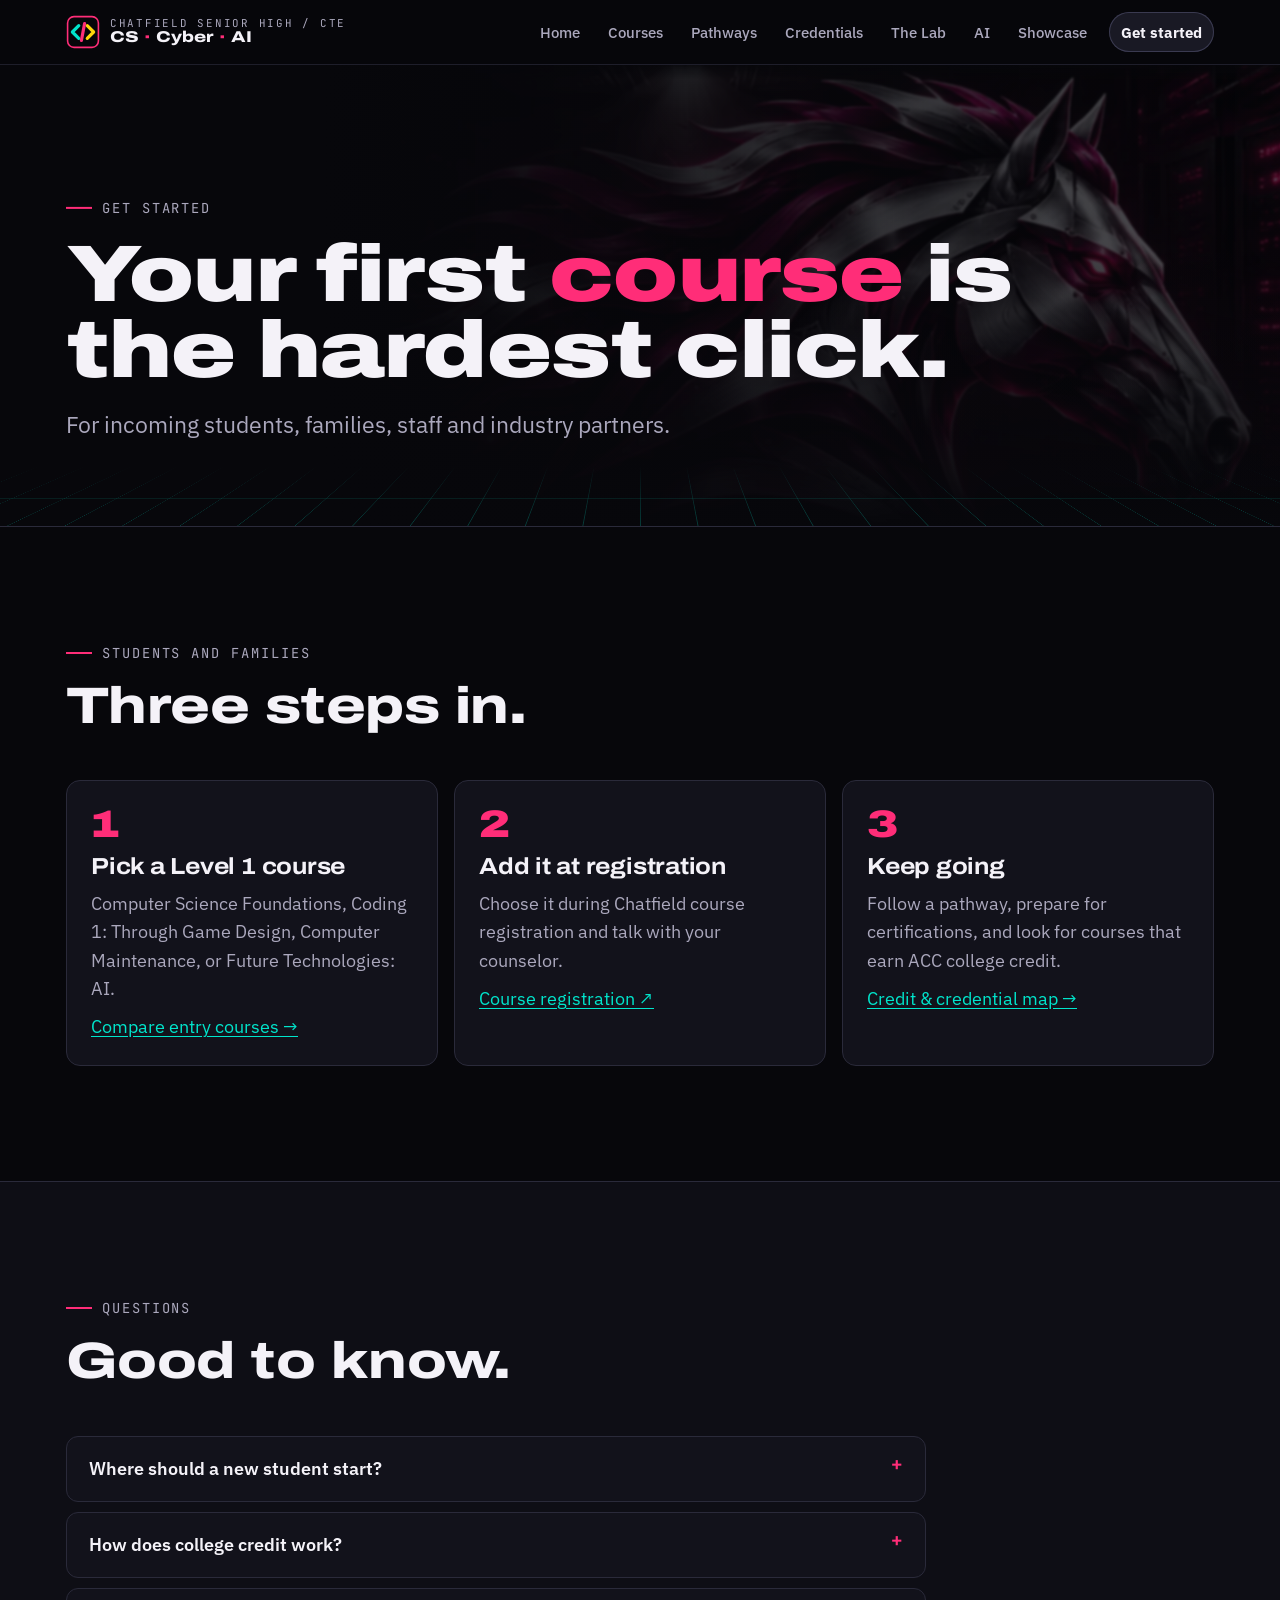
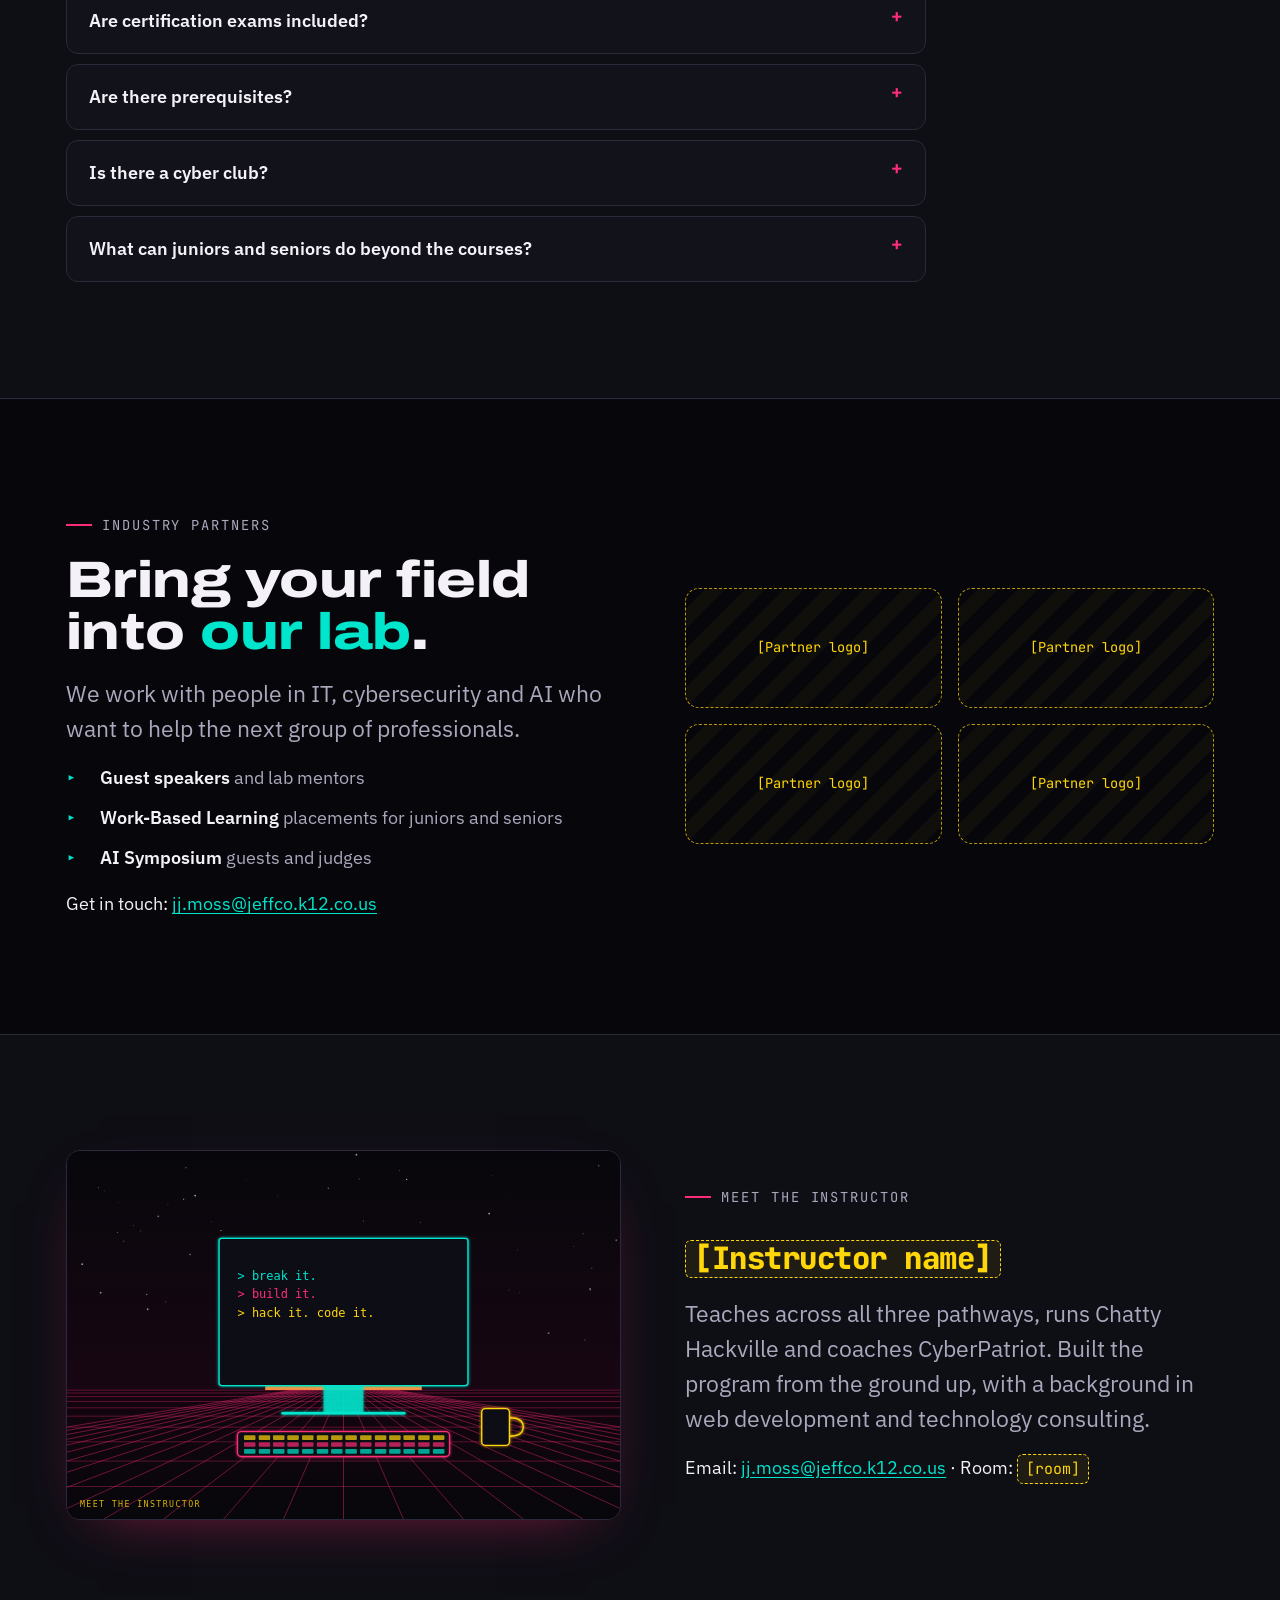
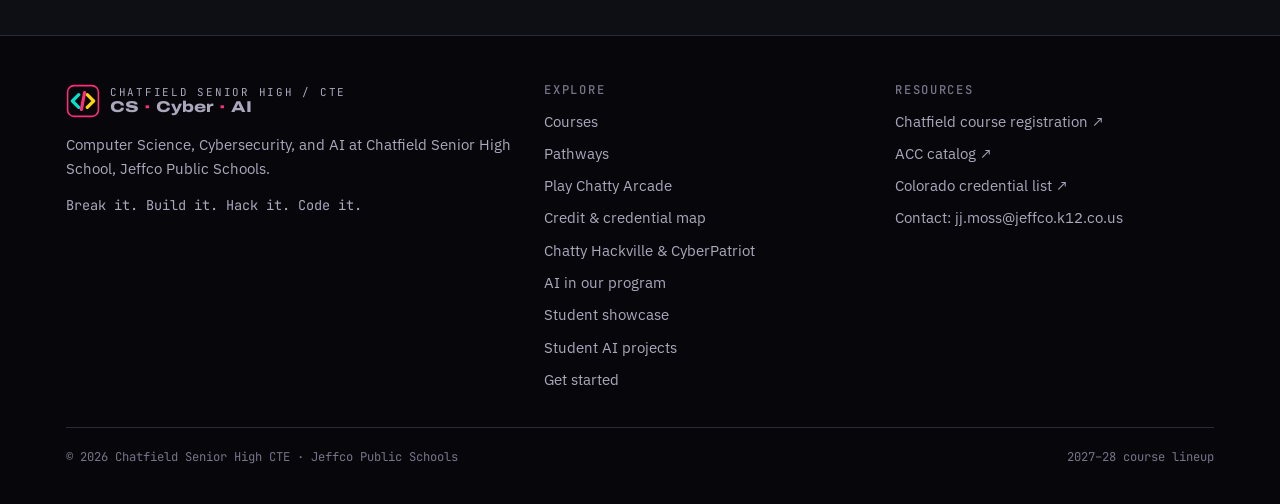
<file: program-website/join.html>
<!doctype html>
<html lang="en">
<head>
<meta charset="utf-8">
<meta name="viewport" content="width=device-width, initial-scale=1, viewport-fit=cover">
<title>Get Started · Chatfield CS, Cyber &amp; AI</title>
<meta name="claude:viewport-fit-sides" content="cover">
<meta name="description" content="How to join Chatfield's Computer Science, Cybersecurity and AI program, for students, families, staff and industry partners.">
<meta name="theme-color" content="#07070b">
<meta property="og:title" content="Get Started · Chatfield CS, Cyber &amp; AI">
<meta property="og:description" content="How to join Chatfield's Computer Science, Cybersecurity and AI program, for students, families, staff and industry partners.">
<meta property="og:type" content="website">
<meta property="og:image" content="assets/img/og.jpg">
<meta name="twitter:card" content="summary_large_image">
<link rel="icon" href="assets/img/favicon.svg" type="image/svg+xml">
<link rel="preconnect" href="https://fonts.googleapis.com">
<link rel="preconnect" href="https://fonts.gstatic.com" crossorigin>
<link rel="stylesheet" href="https://fonts.googleapis.com/css2?family=Archivo:wdth,wght@62..125,400..900&family=IBM+Plex+Sans:wght@400;500;600;700&family=JetBrains+Mono:wght@400;500;700&display=swap">
<link rel="stylesheet" href="assets/css/site.css">
</head>
<body>
<a class="skip" href="#main">Skip to content</a>
<header class="site-header">
  <div class="wrap">
    <a class="brand" href="index.html" aria-label="Chatfield CS, Cyber and AI home"><svg class="brand__mark" viewBox="0 0 64 64" aria-hidden="true"><rect x="3" y="3" width="58" height="58" rx="12" fill="none" stroke="#ff2d78" stroke-width="3"/><path d="M24 20 12 32l12 12" fill="none" stroke="#00e5cc" stroke-width="6" stroke-linecap="round" stroke-linejoin="round"/><path d="M40 20l12 12-12 12" fill="none" stroke="#ffd60a" stroke-width="6" stroke-linecap="round" stroke-linejoin="round"/><path d="M35 16 29 48" stroke="#ff2d78" stroke-width="6" stroke-linecap="round"/></svg><span class="brand__text"><span class="brand__school">Chatfield Senior High / CTE</span><span class="brand__name">CS <b>·</b> Cyber <b>·</b> AI</span></span></a>
    <button class="nav-toggle" type="button" aria-controls="site-nav" aria-expanded="false" aria-label="Menu"><span></span></button>
    <nav class="nav" id="site-nav" aria-label="Main"><a href="index.html">Home</a><a href="courses.html">Courses</a><a href="pathways.html">Pathways</a><a href="credentials.html">Credentials</a><a href="lab.html">The Lab</a><a href="ai.html">AI</a><a href="showcase.html">Showcase</a><a class="nav__cta" href="join.html" aria-current="page">Get started</a></nav>
  </div>
</header>
<section class="page-hero" data-parallax data-accent="pink">
  <div class="layer hero__bg" data-depth="0.4" data-tilt="-6"><picture><source media="(max-width: 720px)" srcset="assets/img/hero-portrait.webp" type="image/webp"><source srcset="assets/img/hero.webp" type="image/webp"><img src="assets/img/hero.jpg" alt="" width="2000" height="667" fetchpriority="high"></picture></div>
  <div class="layer hero__shade"></div>
  <div class="layer hero__floor" data-depth="0.18"></div>
  <div class="wrap page-hero__content" data-depth="-0.06" data-fade>
    <span class="eyebrow">Get started</span>
    <h1>Your first <em>course</em> is the hardest click.</h1>
    <p class="lede">For incoming students, families, staff and industry partners.</p>
  </div>
</section>
<main id="main">
<section class="section">
  <div class="wrap">
    <div class="section-head reveal"><span class="eyebrow">Students and families</span><h2>Three steps in.</h2></div>
    <ol class="steps">
      <li class="reveal"><h3>Pick a Level 1 course</h3><p>Computer Science Foundations, Coding 1: Through Game Design, Computer Maintenance, or Future Technologies: AI.</p><a href="courses.html#entry">Compare entry courses →</a></li>
      <li class="reveal"><h3>Add it at registration</h3><p>Choose it during Chatfield course registration and talk with your counselor.</p><a href="https://chatfield.jeffcopublicschools.org/counseling/course-registration" target="_blank" rel="noopener">Course registration ↗</a></li>
      <li class="reveal"><h3>Keep going</h3><p>Follow a pathway, prepare for certifications, and look for courses that earn ACC college credit.</p><a href="credentials.html">Credit &amp; credential map →</a></li>
    </ol>
  </div>
</section>

<section class="section" style="background:var(--ink-2);border-block:1px solid var(--line)">
  <div class="wrap">
    <div class="section-head reveal"><span class="eyebrow">Questions</span><h2>Good to know.</h2></div>
    <div class="faq">
      <details><summary>Where should a new student start?</summary><div><p>Level 1 courses are the entry courses: Computer Science Foundations, Coding 1: Through Game Design, Computer Maintenance, and Future Technologies: AI.</p></div></details>
      <details><summary>How does college credit work?</summary><div><p>ACC: these courses are approved for concurrent enrollment credit with Arapahoe Community College. Students enroll with ACC separately to earn it. AP: colleges determine credit or placement.</p></div></details>
      <details><summary>Are certification exams included?</summary><div><p>Certification prep is separate from the exam. Confirm access, fees, and vouchers.</p></div></details>
      <details><summary>Are there prerequisites?</summary><div><p>AP Computer Science Principles requires Algebra 1. Data Science, a Math Department course, requires Algebra II or Algebra II Honors with a C or better. Computer Systems builds skills for both AP courses but is not a prerequisite.</p></div></details>
      <details><summary>Is there a cyber club?</summary><div><p>Yes. The Chatty Hackers, Chatfield’s CyberPatriot club, meet Thursdays after school in room C200. <a href="lab.html#cyberpatriot">Meet the club →</a></p></div></details>
      <details><summary>What can juniors and seniors do beyond the courses?</summary><div><p>Independent study for grades 11–12: CTE Certification (build a cloud lab, prototype a VR experience, or go deeper in Python, Linux, and cybersecurity) or CTE Work-Based Learning in an approved IT placement, where 60 internship hours can count for 0.5 high school elective credit.</p></div></details>
    </div>
  </div>
</section>

<section class="section">
  <div class="wrap split">
    <div class="stack reveal">
      <span class="eyebrow">Industry partners</span>
      <h2>Bring your field into <span class="c-teal">our lab</span>.</h2>
      <p class="lede">We work with people in IT, cybersecurity and AI who want to help the next group of professionals.</p>
      <ul class="checks">
        <li><span><b>Guest speakers</b> and lab mentors</span></li>
        <li><span><b>Work-Based Learning</b> placements for juniors and seniors</span></li>
        <li><span><b>AI Symposium</b> guests and judges</span></li>
      </ul>
      <p>Get in touch: <a href="mailto:jj.moss@jeffco.k12.co.us">jj.moss@jeffco.k12.co.us</a></p>
    </div>
    <div class="cards" style="grid-template-columns:repeat(2,minmax(0,1fr))">
      <div class="ph-box reveal" style="min-height:120px">[Partner logo]</div>
      <div class="ph-box reveal" style="min-height:120px">[Partner logo]</div>
      <div class="ph-box reveal" style="min-height:120px">[Partner logo]</div>
      <div class="ph-box reveal" style="min-height:120px">[Partner logo]</div>
    </div>
  </div>
</section>

<section class="section" style="background:var(--ink-2);border-top:1px solid var(--line)">
  <div class="wrap split">
    <figure class="art-slot reveal" style="min-height:260px"><!-- Swap for a real photo: put it at assets/img/instructor.jpg and change src below. No students in photos. --><img src="assets/img/art/instructor.svg" alt="Illustration of a retro computer desk" loading="lazy"></figure>
    <div class="stack reveal">
      <span class="eyebrow">Meet the instructor</span>
      <h2><span class="ph" style="font-size:.6em">[Instructor name]</span></h2>
      <p class="lede">Teaches across all three pathways, runs Chatty Hackville and coaches CyberPatriot. Built the program from the ground up, with a background in web development and technology consulting.</p>
      <p>Email: <a href="mailto:jj.moss@jeffco.k12.co.us">jj.moss@jeffco.k12.co.us</a> · Room: <span class="ph">[room]</span></p>
    </div>
  </div>
</section>
</main>
<footer class="site-footer">
  <div class="wrap">
    <div class="footer-grid">
      <div class="stack" style="gap:14px">
        <a class="brand" href="index.html"><svg class="brand__mark" viewBox="0 0 64 64" aria-hidden="true"><rect x="3" y="3" width="58" height="58" rx="12" fill="none" stroke="#ff2d78" stroke-width="3"/><path d="M24 20 12 32l12 12" fill="none" stroke="#00e5cc" stroke-width="6" stroke-linecap="round" stroke-linejoin="round"/><path d="M40 20l12 12-12 12" fill="none" stroke="#ffd60a" stroke-width="6" stroke-linecap="round" stroke-linejoin="round"/><path d="M35 16 29 48" stroke="#ff2d78" stroke-width="6" stroke-linecap="round"/></svg><span class="brand__text"><span class="brand__school">Chatfield Senior High / CTE</span><span class="brand__name">CS <b>·</b> Cyber <b>·</b> AI</span></span></a>
        <p class="measure">Computer Science, Cybersecurity, and AI at Chatfield Senior High School, Jeffco Public Schools.</p>
        <p class="mono" style="font-size:.85rem">Break it. Build it. Hack it. Code it.</p>
      </div>
      <div>
        <h4>Explore</h4>
        <ul><li><a href="courses.html">Courses</a></li><li><a href="pathways.html">Pathways</a></li><li><a href="index.html#arcade">Play Chatty Arcade</a></li><li><a href="credentials.html">Credit &amp; credential map</a></li><li><a href="lab.html">Chatty Hackville &amp; CyberPatriot</a></li><li><a href="ai.html">AI in our program</a></li><li><a href="showcase.html">Student showcase</a></li><li><a href="showcase.html#studio">Student AI projects</a></li><li><a href="join.html">Get started</a></li></ul>
      </div>
      <div>
        <h4>Resources</h4>
        <ul><li><a href="https://chatfield.jeffcopublicschools.org/counseling/course-registration" target="_blank" rel="noopener">Chatfield course registration ↗</a></li><li><a href="https://www.arapahoe.edu/sites/default/files/catalog/ay26-27-catalog.pdf" target="_blank" rel="noopener">ACC catalog ↗</a></li><li><a href="https://docs.google.com/spreadsheets/d/1aTDRModbEErqr5jJbi17GFwm5Q8rBh4iybr6HCEXIqY/edit?gid=0" target="_blank" rel="noopener">Colorado credential list ↗</a></li><li>Contact: <a href="mailto:jj.moss@jeffco.k12.co.us">jj.moss@jeffco.k12.co.us</a></li></ul>
      </div>
    </div>
    <div class="footer-bottom"><span>© <span data-year>2027</span> Chatfield Senior High CTE · Jeffco Public Schools</span><span>2027–28 course lineup</span></div>
  </div>
</footer>
<script src="assets/js/site.js" defer></script>
</body>
</html>
</file>
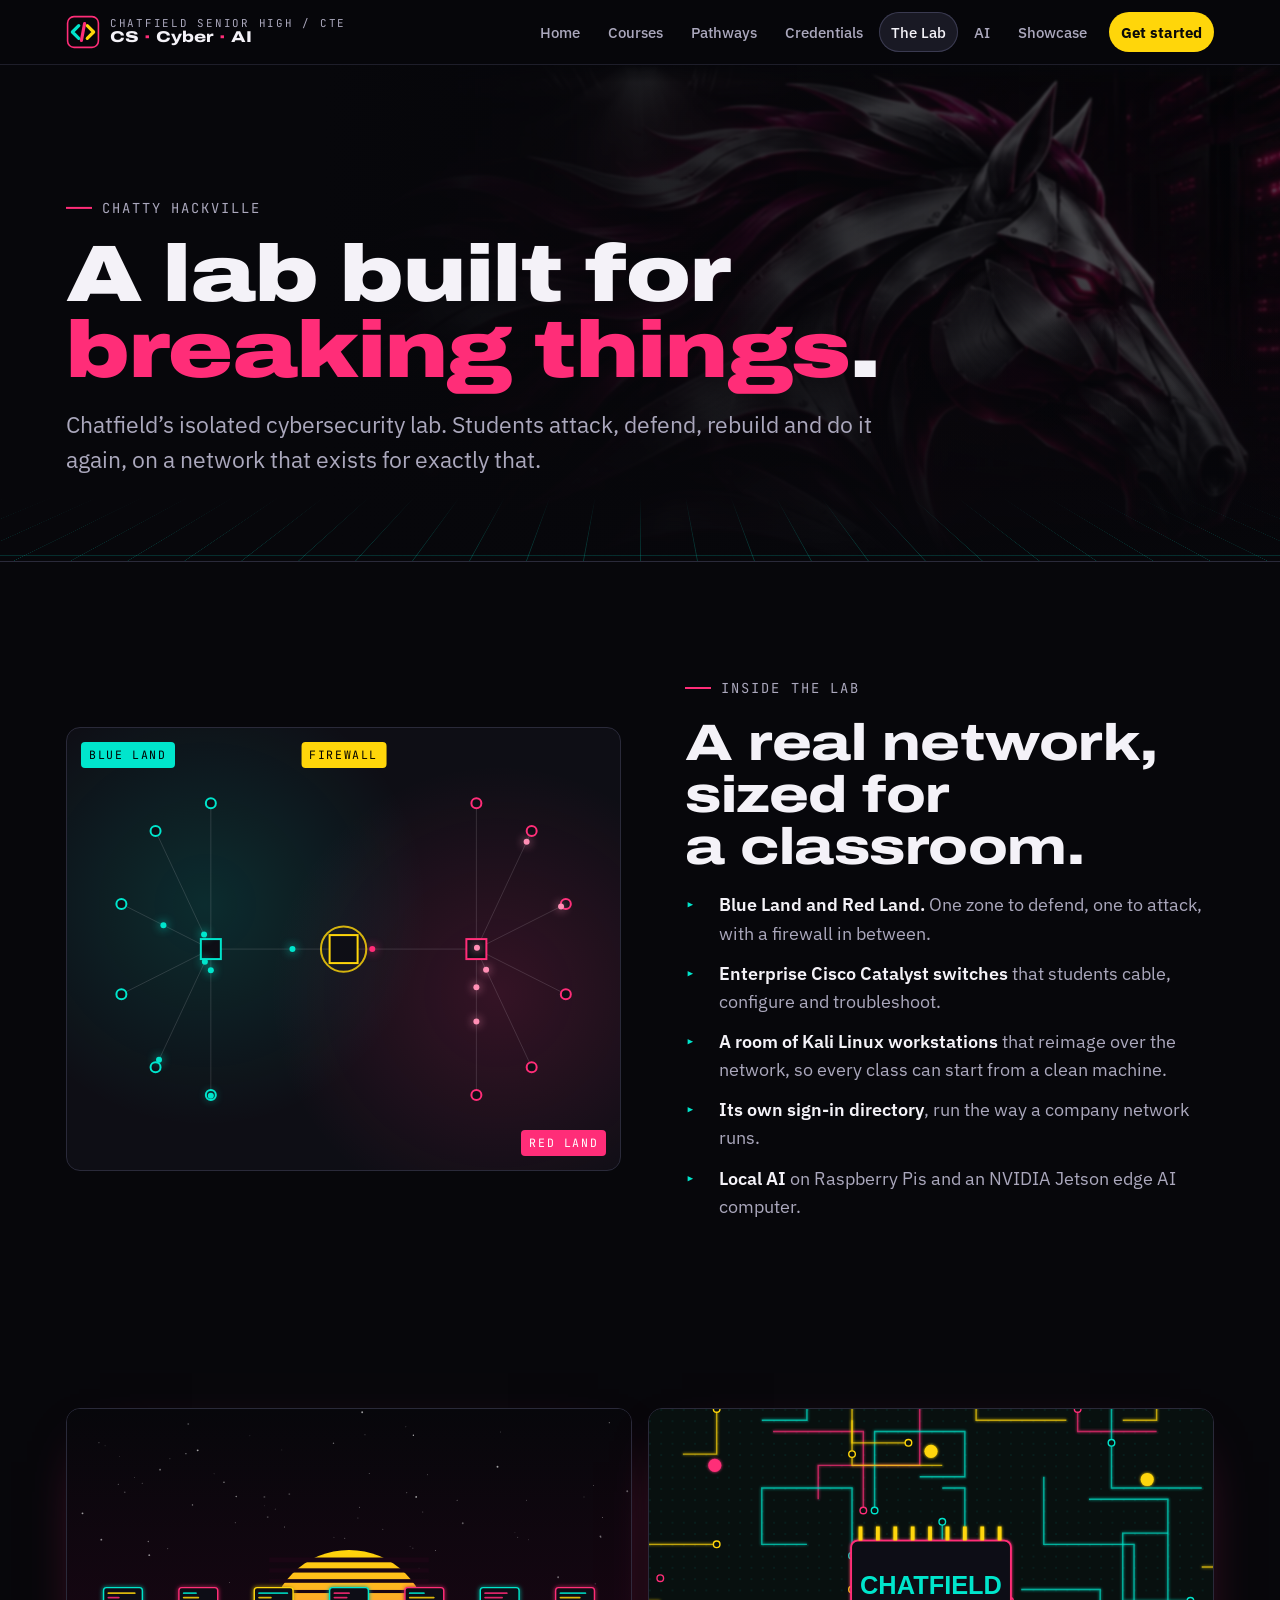
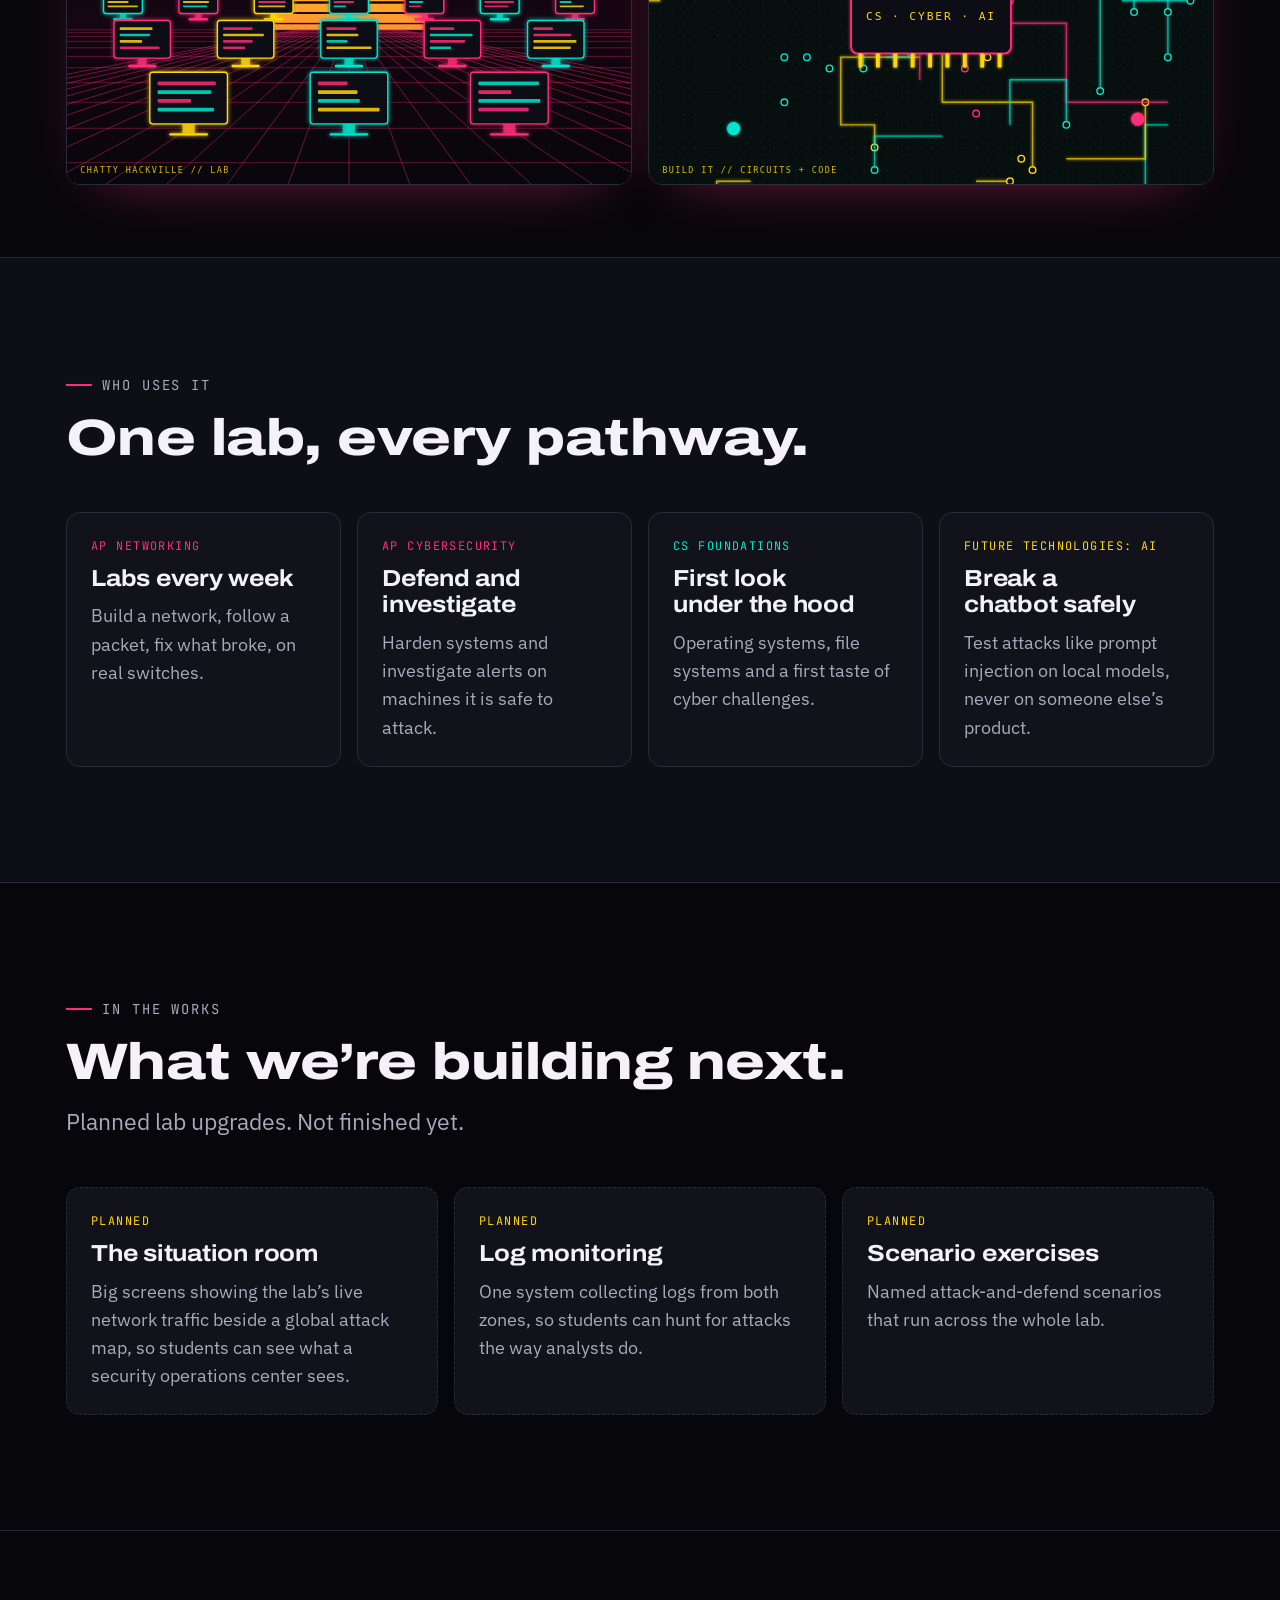
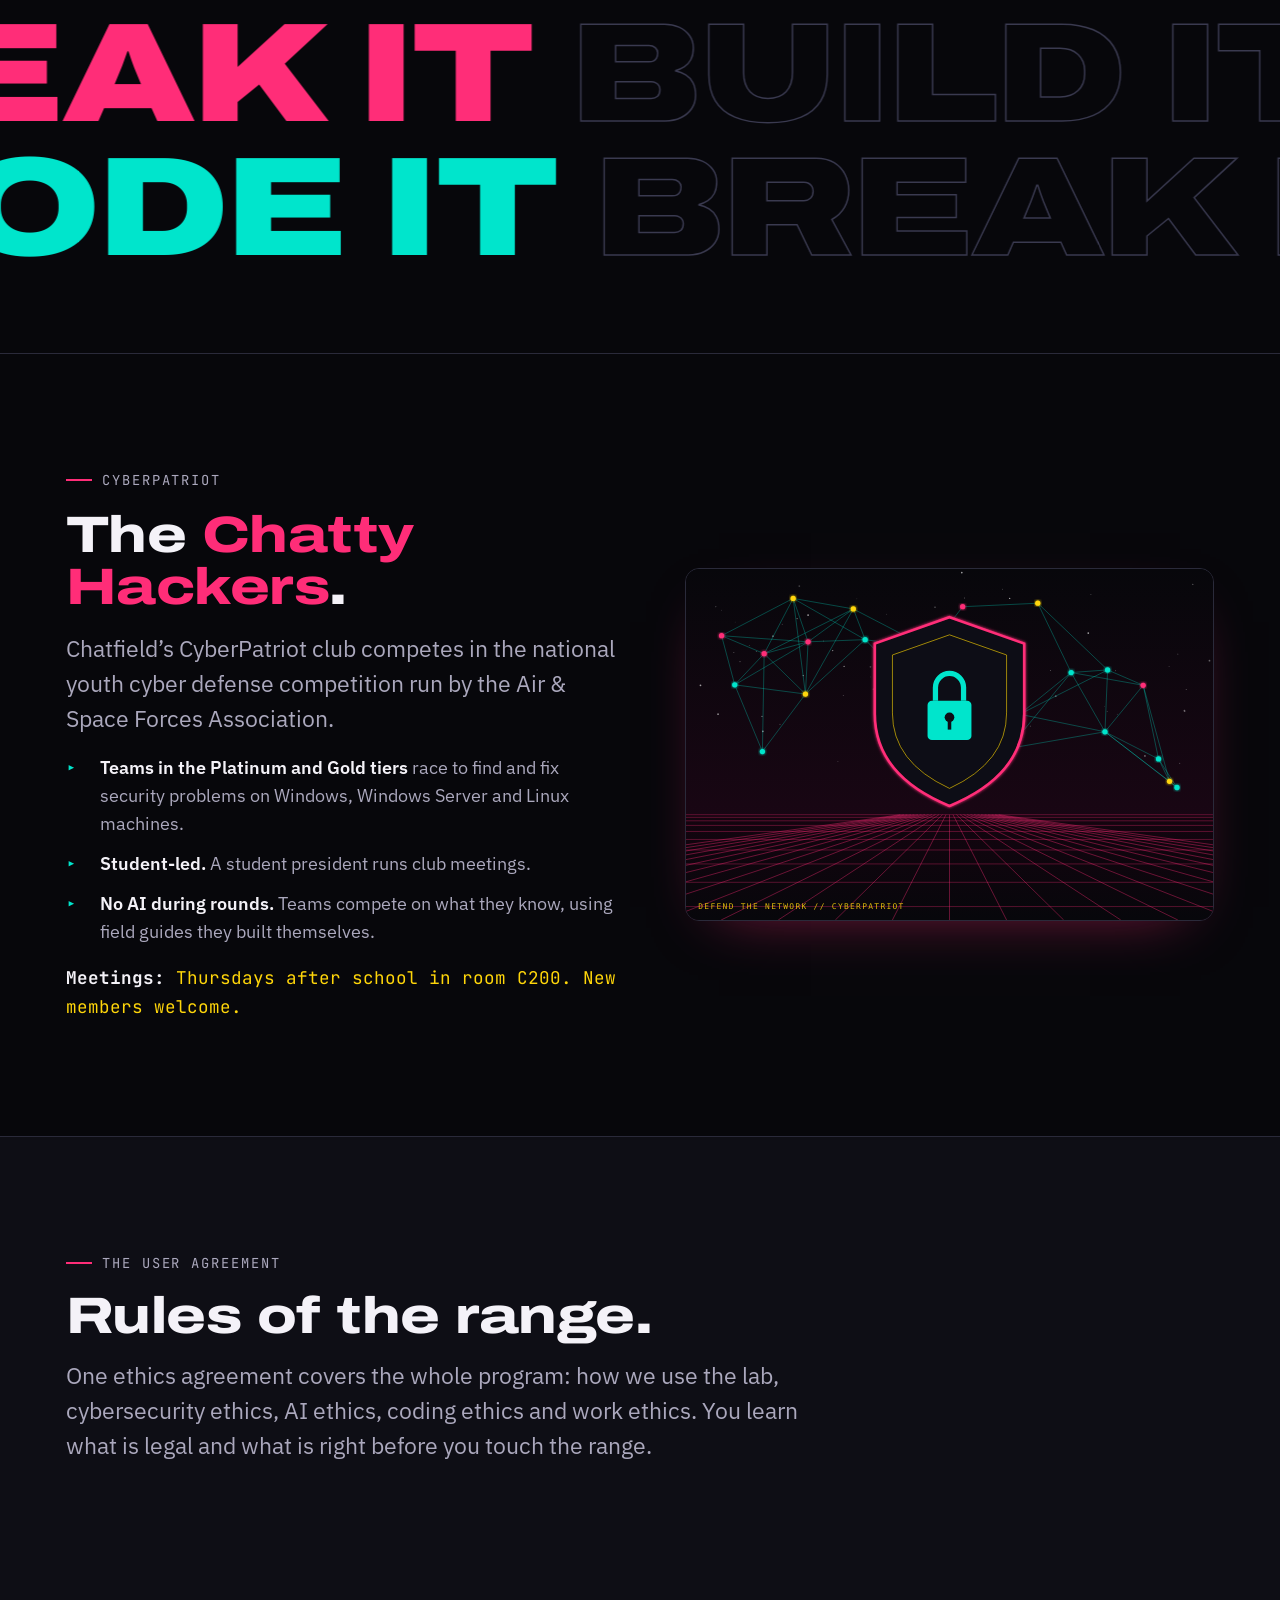
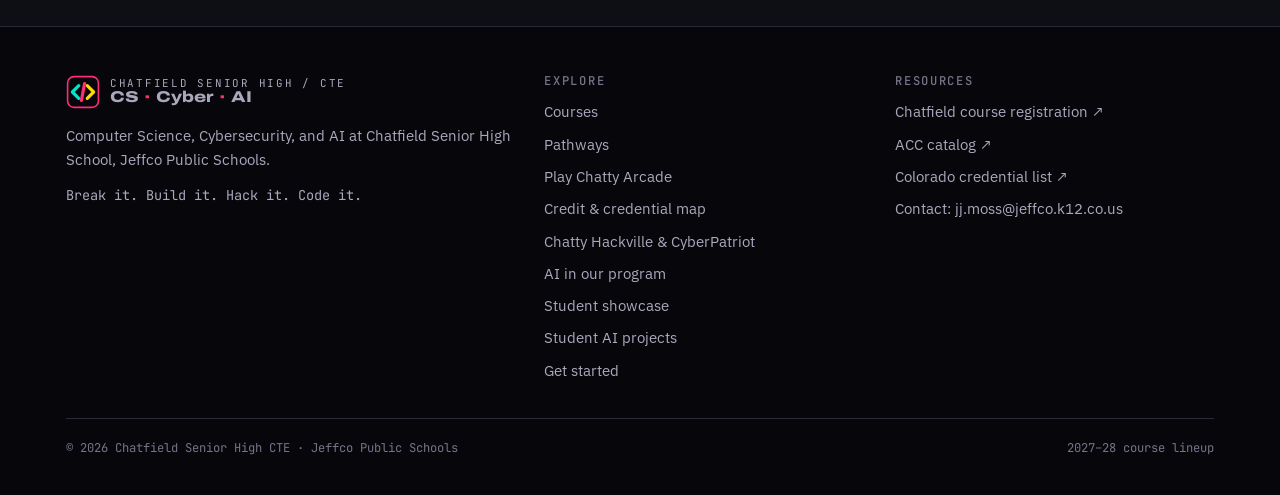
<file: program-website/lab.html>
<!doctype html>
<html lang="en">
<head>
<meta charset="utf-8">
<meta name="viewport" content="width=device-width, initial-scale=1, viewport-fit=cover">
<title>Chatty Hackville · Chatfield CS, Cyber &amp; AI</title>
<meta name="claude:viewport-fit-sides" content="cover">
<meta name="description" content="Chatty Hackville, Chatfield's isolated cybersecurity lab, and the Chatty Hackers CyberPatriot program.">
<meta name="theme-color" content="#07070b">
<meta property="og:title" content="Chatty Hackville · Chatfield CS, Cyber &amp; AI">
<meta property="og:description" content="Chatty Hackville, Chatfield's isolated cybersecurity lab, and the Chatty Hackers CyberPatriot program.">
<meta property="og:type" content="website">
<meta property="og:image" content="assets/img/og.jpg">
<meta name="twitter:card" content="summary_large_image">
<link rel="icon" href="assets/img/favicon.svg" type="image/svg+xml">
<link rel="preconnect" href="https://fonts.googleapis.com">
<link rel="preconnect" href="https://fonts.gstatic.com" crossorigin>
<link rel="stylesheet" href="https://fonts.googleapis.com/css2?family=Archivo:wdth,wght@62..125,400..900&family=IBM+Plex+Sans:wght@400;500;600;700&family=JetBrains+Mono:wght@400;500;700&display=swap">
<link rel="stylesheet" href="assets/css/site.css">
</head>
<body>
<a class="skip" href="#main">Skip to content</a>
<header class="site-header">
  <div class="wrap">
    <a class="brand" href="index.html" aria-label="Chatfield CS, Cyber and AI home"><svg class="brand__mark" viewBox="0 0 64 64" aria-hidden="true"><rect x="3" y="3" width="58" height="58" rx="12" fill="none" stroke="#ff2d78" stroke-width="3"/><path d="M24 20 12 32l12 12" fill="none" stroke="#00e5cc" stroke-width="6" stroke-linecap="round" stroke-linejoin="round"/><path d="M40 20l12 12-12 12" fill="none" stroke="#ffd60a" stroke-width="6" stroke-linecap="round" stroke-linejoin="round"/><path d="M35 16 29 48" stroke="#ff2d78" stroke-width="6" stroke-linecap="round"/></svg><span class="brand__text"><span class="brand__school">Chatfield Senior High / CTE</span><span class="brand__name">CS <b>·</b> Cyber <b>·</b> AI</span></span></a>
    <button class="nav-toggle" type="button" aria-controls="site-nav" aria-expanded="false" aria-label="Menu"><span></span></button>
    <nav class="nav" id="site-nav" aria-label="Main"><a href="index.html">Home</a><a href="courses.html">Courses</a><a href="pathways.html">Pathways</a><a href="credentials.html">Credentials</a><a href="lab.html" aria-current="page">The Lab</a><a href="ai.html">AI</a><a href="showcase.html">Showcase</a><a class="nav__cta" href="join.html">Get started</a></nav>
  </div>
</header>
<section class="page-hero" data-parallax data-accent="pink">
  <div class="layer hero__bg" data-depth="0.4" data-tilt="-6"><picture><source media="(max-width: 720px)" srcset="assets/img/hero-portrait.webp" type="image/webp"><source srcset="assets/img/hero.webp" type="image/webp"><img src="assets/img/hero.jpg" alt="" width="2000" height="667" fetchpriority="high"></picture></div>
  <div class="layer hero__shade"></div>
  <div class="layer hero__floor" data-depth="0.18"></div>
  <div class="wrap page-hero__content" data-depth="-0.06" data-fade>
    <span class="eyebrow">Chatty Hackville</span>
    <h1>A lab built for <em>breaking things</em>.</h1>
    <p class="lede">Chatfield’s isolated cybersecurity lab. Students attack, defend, rebuild and do it again, on a network that exists for exactly that.</p>
  </div>
</section>
<main id="main">
<section class="section">
  <div class="wrap split">
    <div class="netviz reveal"><canvas class="netviz__canvas" aria-label="Animated diagram of the lab network: Blue Land and Red Land separated by a firewall"></canvas><span class="netviz__label netviz__label--blue">Blue Land</span><span class="netviz__label netviz__label--fw">Firewall</span><span class="netviz__label netviz__label--red">Red Land</span></div>
    <div class="stack reveal">
      <span class="eyebrow">Inside the lab</span>
      <h2>A real network, sized for a classroom.</h2>
      <ul class="checks">
        <li><span><b>Blue Land and Red Land.</b> One zone to defend, one to attack, with a firewall in between.</span></li>
        <li><span><b>Enterprise Cisco Catalyst switches</b> that students cable, configure and troubleshoot.</span></li>
        <li><span><b>A room of Kali Linux workstations</b> that reimage over the network, so every class can start from a clean machine.</span></li>
        <li><span><b>Its own sign-in directory</b>, run the way a company network runs.</span></li>
        <li><span><b>Local AI</b> on Raspberry Pis and an NVIDIA Jetson edge AI computer.</span></li>
      </ul>
    </div>
  </div>
</section>

<section class="section section--tight">
  <div class="wrap">
    <div class="cards">
      <figure class="art-slot reveal"><!-- Swap for a real photo: put it at assets/img/lab-1.jpg and change src below. No students in photos. --><img src="assets/img/art/lab-1.svg" alt="Illustration of rows of glowing lab computers on a retro grid" loading="lazy"></figure>
      <figure class="art-slot reveal"><!-- Swap for a real photo: put it at assets/img/lab-2.jpg and change src below. No students in photos. --><img src="assets/img/art/lab-2.svg" alt="Illustration of a glowing circuit board" loading="lazy"></figure>
    </div>
  </div>
</section>

<section class="section" style="background:var(--ink-2);border-block:1px solid var(--line)">
  <div class="wrap">
    <div class="section-head reveal"><span class="eyebrow">Who uses it</span><h2>One lab, every pathway.</h2></div>
    <div class="cards">
      <article class="card reveal"><span class="card__k" style="color:var(--pink)">AP Networking</span><h3>Labs every week</h3><p>Build a network, follow a packet, fix what broke, on real switches.</p></article>
      <article class="card reveal"><span class="card__k" style="color:var(--pink)">AP Cybersecurity</span><h3>Defend and investigate</h3><p>Harden systems and investigate alerts on machines it is safe to attack.</p></article>
      <article class="card reveal"><span class="card__k">CS Foundations</span><h3>First look under the hood</h3><p>Operating systems, file systems and a first taste of cyber challenges.</p></article>
      <article class="card reveal"><span class="card__k" style="color:var(--yellow)">Future Technologies: AI</span><h3>Break a chatbot safely</h3><p>Test attacks like prompt injection on local models, never on someone else’s product.</p></article>
    </div>
  </div>
</section>

<section class="section">
  <div class="wrap">
    <div class="section-head reveal"><span class="eyebrow">In the works</span><h2>What we’re building next.</h2><p class="lede">Planned lab upgrades. Not finished yet.</p></div>
    <div class="cards">
      <article class="card card--soon reveal"><span class="card__k">Planned</span><h3>The situation room</h3><p>Big screens showing the lab’s live network traffic beside a global attack map, so students can see what a security operations center sees.</p></article>
      <article class="card card--soon reveal"><span class="card__k">Planned</span><h3>Log monitoring</h3><p>One system collecting logs from both zones, so students can hunt for attacks the way analysts do.</p></article>
      <article class="card card--soon reveal"><span class="card__k">Planned</span><h3>Scenario exercises</h3><p>Named attack-and-defend scenarios that run across the whole lab.</p></article>
    </div>
  </div>
</section>

<section class="wordband" aria-hidden="true">
  <div class="wordband__row" data-drift="-1" style="margin-left:-30%"><span class="f-pink">BREAK IT</span> <span class="o">BUILD IT</span> <span class="f-teal">HACK IT</span> <span class="o">CODE IT</span> <span class="f-yellow">BREAK IT</span> <span class="o">BUILD IT</span> <span class="f-pink">HACK IT</span> <span class="o">CODE IT</span></div>
  <div class="wordband__row" data-drift="1" style="margin-left:-60%"><span class="o">HACK IT</span> <span class="f-teal">CODE IT</span> <span class="o">BREAK IT</span> <span class="f-yellow">BUILD IT</span> <span class="o">HACK IT</span> <span class="f-pink">CODE IT</span> <span class="o">BREAK IT</span> <span class="f-pink">BUILD IT</span></div>
</section>


<section class="section" id="cyberpatriot">
  <div class="wrap split">
    <div class="stack reveal">
      <span class="eyebrow">CyberPatriot</span>
      <h2>The <span class="c-pink">Chatty Hackers</span>.</h2>
      <p class="lede">Chatfield’s CyberPatriot club competes in the national youth cyber defense competition run by the Air &amp; Space Forces Association.</p>
      <ul class="checks">
        <li><span><b>Teams in the Platinum and Gold tiers</b> race to find and fix security problems on Windows, Windows Server and Linux machines.</span></li>
        <li><span><b>Student-led.</b> A student president runs club meetings.</span></li>
        <li><span><b>No AI during rounds.</b> Teams compete on what they know, using field guides they built themselves.</span></li>
      </ul>
      <p class="meet"><b>Meetings:</b> Thursdays after school in room C200. New members welcome.</p>
    </div>
    <figure class="art-slot reveal" style="min-height:300px"><!-- Swap for a real photo: put it at assets/img/cyberpatriot.jpg and change src below. No students in photos. --><img src="assets/img/art/cyberpatriot.svg" alt="Illustration of a shield over a network" loading="lazy"></figure>
  </div>
</section>

<section class="section" style="background:var(--ink-2);border-top:1px solid var(--line)">
  <div class="wrap">
    <div class="section-head reveal"><span class="eyebrow">The User Agreement</span><h2>Rules of the range.</h2><p class="lede">One ethics agreement covers the whole program: how we use the lab, cybersecurity ethics, AI ethics, coding ethics and work ethics. You learn what is legal and what is right before you touch the range.</p></div>
  </div>
</section>
</main>
<footer class="site-footer">
  <div class="wrap">
    <div class="footer-grid">
      <div class="stack" style="gap:14px">
        <a class="brand" href="index.html"><svg class="brand__mark" viewBox="0 0 64 64" aria-hidden="true"><rect x="3" y="3" width="58" height="58" rx="12" fill="none" stroke="#ff2d78" stroke-width="3"/><path d="M24 20 12 32l12 12" fill="none" stroke="#00e5cc" stroke-width="6" stroke-linecap="round" stroke-linejoin="round"/><path d="M40 20l12 12-12 12" fill="none" stroke="#ffd60a" stroke-width="6" stroke-linecap="round" stroke-linejoin="round"/><path d="M35 16 29 48" stroke="#ff2d78" stroke-width="6" stroke-linecap="round"/></svg><span class="brand__text"><span class="brand__school">Chatfield Senior High / CTE</span><span class="brand__name">CS <b>·</b> Cyber <b>·</b> AI</span></span></a>
        <p class="measure">Computer Science, Cybersecurity, and AI at Chatfield Senior High School, Jeffco Public Schools.</p>
        <p class="mono" style="font-size:.85rem">Break it. Build it. Hack it. Code it.</p>
      </div>
      <div>
        <h4>Explore</h4>
        <ul><li><a href="courses.html">Courses</a></li><li><a href="pathways.html">Pathways</a></li><li><a href="index.html#arcade">Play Chatty Arcade</a></li><li><a href="credentials.html">Credit &amp; credential map</a></li><li><a href="lab.html">Chatty Hackville &amp; CyberPatriot</a></li><li><a href="ai.html">AI in our program</a></li><li><a href="showcase.html">Student showcase</a></li><li><a href="showcase.html#studio">Student AI projects</a></li><li><a href="join.html">Get started</a></li></ul>
      </div>
      <div>
        <h4>Resources</h4>
        <ul><li><a href="https://chatfield.jeffcopublicschools.org/counseling/course-registration" target="_blank" rel="noopener">Chatfield course registration ↗</a></li><li><a href="https://www.arapahoe.edu/sites/default/files/catalog/ay26-27-catalog.pdf" target="_blank" rel="noopener">ACC catalog ↗</a></li><li><a href="https://docs.google.com/spreadsheets/d/1aTDRModbEErqr5jJbi17GFwm5Q8rBh4iybr6HCEXIqY/edit?gid=0" target="_blank" rel="noopener">Colorado credential list ↗</a></li><li>Contact: <a href="mailto:jj.moss@jeffco.k12.co.us">jj.moss@jeffco.k12.co.us</a></li></ul>
      </div>
    </div>
    <div class="footer-bottom"><span>© <span data-year>2027</span> Chatfield Senior High CTE · Jeffco Public Schools</span><span>2027–28 course lineup</span></div>
  </div>
</footer>
<script src="assets/js/site.js" defer></script>
</body>
</html>
</file>
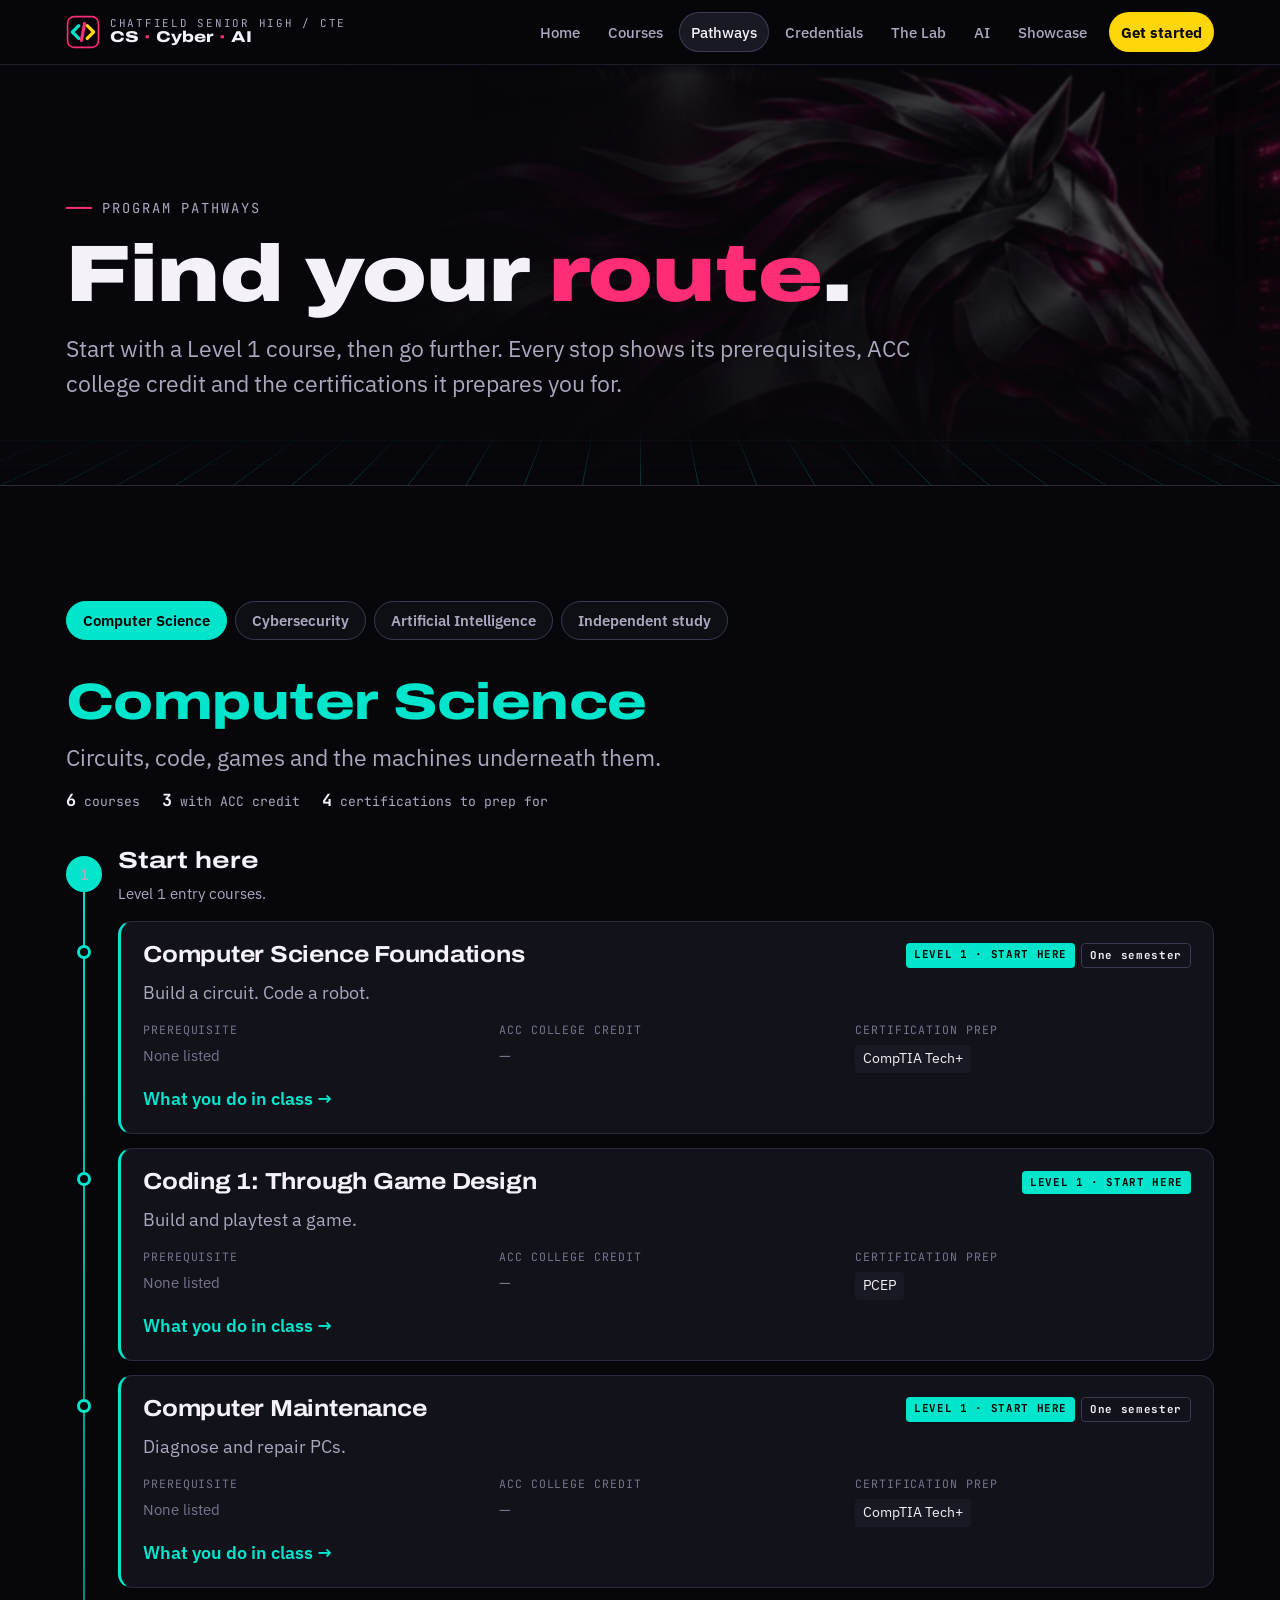
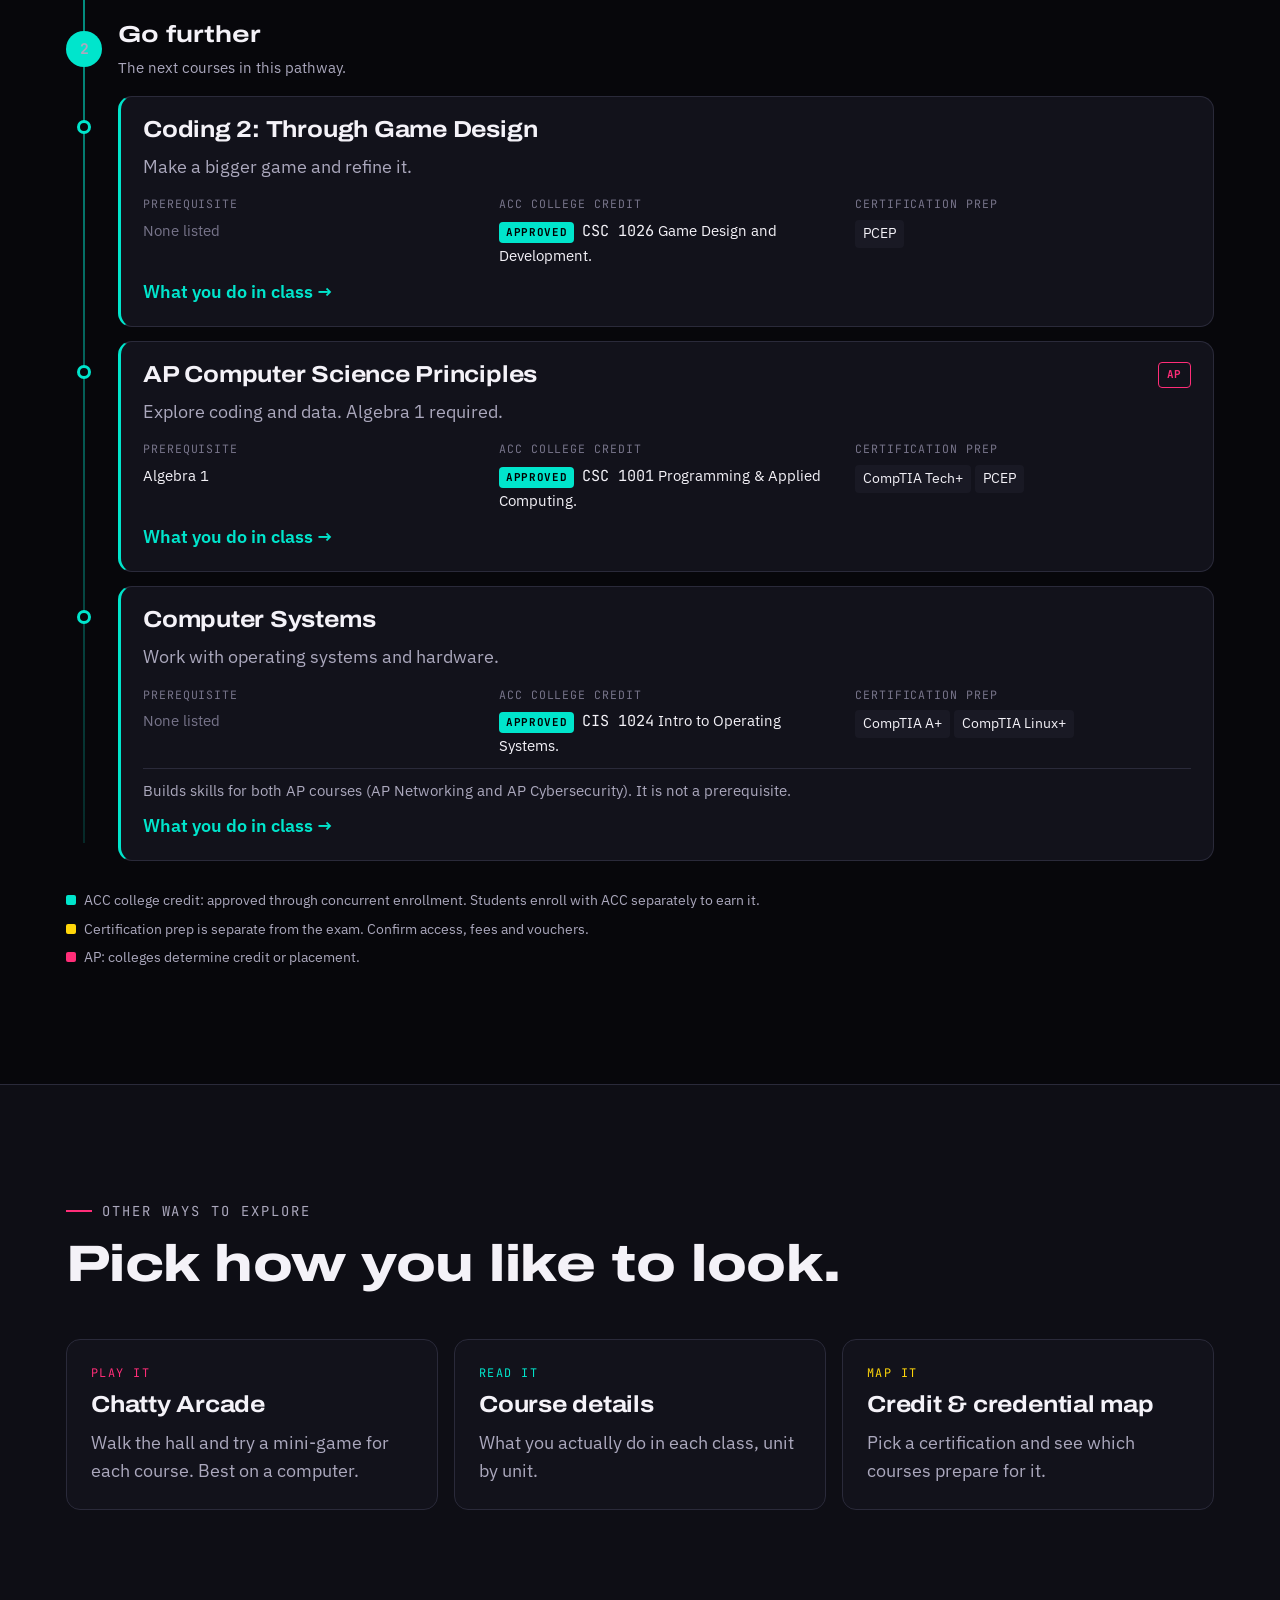
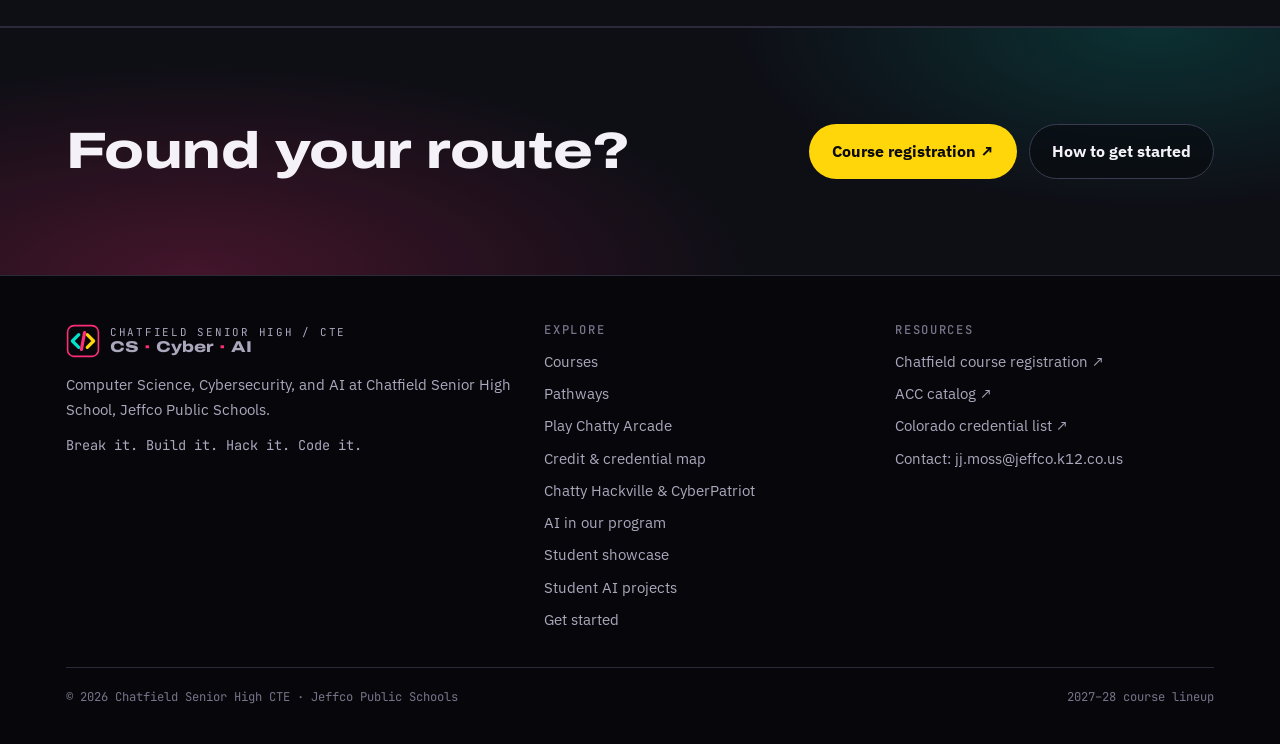
<file: program-website/pathways.html>
<!doctype html>
<html lang="en">
<head>
<meta charset="utf-8">
<meta name="viewport" content="width=device-width, initial-scale=1, viewport-fit=cover">
<title>Pathways · Chatfield CS, Cyber &amp; AI</title>
<meta name="claude:viewport-fit-sides" content="cover">
<meta name="description" content="Course-by-course pathways for Computer Science, Cybersecurity and AI at Chatfield, with prerequisites, ACC college credit and certification prep.">
<meta name="theme-color" content="#07070b">
<meta property="og:title" content="Pathways · Chatfield CS, Cyber &amp; AI">
<meta property="og:description" content="Course-by-course pathways for Computer Science, Cybersecurity and AI at Chatfield, with prerequisites, ACC college credit and certification prep.">
<meta property="og:type" content="website">
<meta property="og:image" content="assets/img/og.jpg">
<meta name="twitter:card" content="summary_large_image">
<link rel="icon" href="assets/img/favicon.svg" type="image/svg+xml">
<link rel="preconnect" href="https://fonts.googleapis.com">
<link rel="preconnect" href="https://fonts.gstatic.com" crossorigin>
<link rel="stylesheet" href="https://fonts.googleapis.com/css2?family=Archivo:wdth,wght@62..125,400..900&family=IBM+Plex+Sans:wght@400;500;600;700&family=JetBrains+Mono:wght@400;500;700&display=swap">
<link rel="stylesheet" href="assets/css/site.css">
</head>
<body>
<a class="skip" href="#main">Skip to content</a>
<header class="site-header">
  <div class="wrap">
    <a class="brand" href="index.html" aria-label="Chatfield CS, Cyber and AI home"><svg class="brand__mark" viewBox="0 0 64 64" aria-hidden="true"><rect x="3" y="3" width="58" height="58" rx="12" fill="none" stroke="#ff2d78" stroke-width="3"/><path d="M24 20 12 32l12 12" fill="none" stroke="#00e5cc" stroke-width="6" stroke-linecap="round" stroke-linejoin="round"/><path d="M40 20l12 12-12 12" fill="none" stroke="#ffd60a" stroke-width="6" stroke-linecap="round" stroke-linejoin="round"/><path d="M35 16 29 48" stroke="#ff2d78" stroke-width="6" stroke-linecap="round"/></svg><span class="brand__text"><span class="brand__school">Chatfield Senior High / CTE</span><span class="brand__name">CS <b>·</b> Cyber <b>·</b> AI</span></span></a>
    <button class="nav-toggle" type="button" aria-controls="site-nav" aria-expanded="false" aria-label="Menu"><span></span></button>
    <nav class="nav" id="site-nav" aria-label="Main"><a href="index.html">Home</a><a href="courses.html">Courses</a><a href="pathways.html" aria-current="page">Pathways</a><a href="credentials.html">Credentials</a><a href="lab.html">The Lab</a><a href="ai.html">AI</a><a href="showcase.html">Showcase</a><a class="nav__cta" href="join.html">Get started</a></nav>
  </div>
</header>
<section class="page-hero" data-parallax data-accent="pink">
  <div class="layer hero__bg" data-depth="0.4" data-tilt="-6"><picture><source media="(max-width: 720px)" srcset="assets/img/hero-portrait.webp" type="image/webp"><source srcset="assets/img/hero.webp" type="image/webp"><img src="assets/img/hero.jpg" alt="" width="2000" height="667" fetchpriority="high"></picture></div>
  <div class="layer hero__shade"></div>
  <div class="layer hero__floor" data-depth="0.18"></div>
  <div class="wrap page-hero__content" data-depth="-0.06" data-fade>
    <span class="eyebrow">Program pathways</span>
    <h1>Find your <em>route</em>.</h1>
    <p class="lede">Start with a Level 1 course, then go further. Every stop shows its prerequisites, ACC college credit and the certifications it prepares you for.</p>
  </div>
</section>
<main id="main">
<section class="section">
  <div class="wrap">
    <div class="filters ptrack" role="group" aria-label="Choose a pathway">
      <button class="chip" type="button" data-track="cs" data-c="teal" aria-pressed="true">Computer Science</button>
      <button class="chip" type="button" data-track="cyber" data-c="pink" aria-pressed="false">Cybersecurity</button>
      <button class="chip" type="button" data-track="ai" data-c="yellow" aria-pressed="false">Artificial Intelligence</button>
      <button class="chip" type="button" data-track="is" aria-pressed="false">Independent study</button>
    </div>
    <div class="route-head" id="route-head" aria-live="polite"></div>
    <ol class="route" id="route"></ol>
    <div class="route-key">
      <span><i class="k k--acc"></i>ACC college credit: approved through concurrent enrollment. Students enroll with ACC separately to earn it.</span>
      <span><i class="k k--cert"></i>Certification prep is separate from the exam. Confirm access, fees and vouchers.</span>
      <span><i class="k k--ap"></i>AP: colleges determine credit or placement.</span>
    </div>
  </div>
</section>

<section class="section" style="background:var(--ink-2);border-block:1px solid var(--line)">
  <div class="wrap">
    <div class="section-head reveal"><span class="eyebrow">Other ways to explore</span><h2>Pick how you like to look.</h2></div>
    <div class="cards">
      <a class="card reveal" href="index.html#arcade" style="text-decoration:none;color:inherit"><span class="card__k" style="color:var(--pink)">Play it</span><h3>Chatty Arcade</h3><p>Walk the hall and try a mini-game for each course. Best on a computer.</p></a>
      <a class="card reveal" href="courses.html" style="text-decoration:none;color:inherit"><span class="card__k" style="color:var(--teal)">Read it</span><h3>Course details</h3><p>What you actually do in each class, unit by unit.</p></a>
      <a class="card reveal" href="credentials.html" style="text-decoration:none;color:inherit"><span class="card__k" style="color:var(--yellow)">Map it</span><h3>Credit &amp; credential map</h3><p>Pick a certification and see which courses prepare for it.</p></a>
    </div>
  </div>
</section>

<section class="cta-band"><div class="wrap"><h2>Found your route?</h2><div class="btn-row"><a class="btn btn--yellow" href="https://chatfield.jeffcopublicschools.org/counseling/course-registration" target="_blank" rel="noopener">Course registration ↗</a><a class="btn btn--ghost" href="join.html">How to get started</a></div></div></section>
</main>
<footer class="site-footer">
  <div class="wrap">
    <div class="footer-grid">
      <div class="stack" style="gap:14px">
        <a class="brand" href="index.html"><svg class="brand__mark" viewBox="0 0 64 64" aria-hidden="true"><rect x="3" y="3" width="58" height="58" rx="12" fill="none" stroke="#ff2d78" stroke-width="3"/><path d="M24 20 12 32l12 12" fill="none" stroke="#00e5cc" stroke-width="6" stroke-linecap="round" stroke-linejoin="round"/><path d="M40 20l12 12-12 12" fill="none" stroke="#ffd60a" stroke-width="6" stroke-linecap="round" stroke-linejoin="round"/><path d="M35 16 29 48" stroke="#ff2d78" stroke-width="6" stroke-linecap="round"/></svg><span class="brand__text"><span class="brand__school">Chatfield Senior High / CTE</span><span class="brand__name">CS <b>·</b> Cyber <b>·</b> AI</span></span></a>
        <p class="measure">Computer Science, Cybersecurity, and AI at Chatfield Senior High School, Jeffco Public Schools.</p>
        <p class="mono" style="font-size:.85rem">Break it. Build it. Hack it. Code it.</p>
      </div>
      <div>
        <h4>Explore</h4>
        <ul><li><a href="courses.html">Courses</a></li><li><a href="pathways.html">Pathways</a></li><li><a href="index.html#arcade">Play Chatty Arcade</a></li><li><a href="credentials.html">Credit &amp; credential map</a></li><li><a href="lab.html">Chatty Hackville &amp; CyberPatriot</a></li><li><a href="ai.html">AI in our program</a></li><li><a href="showcase.html">Student showcase</a></li><li><a href="showcase.html#studio">Student AI projects</a></li><li><a href="join.html">Get started</a></li></ul>
      </div>
      <div>
        <h4>Resources</h4>
        <ul><li><a href="https://chatfield.jeffcopublicschools.org/counseling/course-registration" target="_blank" rel="noopener">Chatfield course registration ↗</a></li><li><a href="https://www.arapahoe.edu/sites/default/files/catalog/ay26-27-catalog.pdf" target="_blank" rel="noopener">ACC catalog ↗</a></li><li><a href="https://docs.google.com/spreadsheets/d/1aTDRModbEErqr5jJbi17GFwm5Q8rBh4iybr6HCEXIqY/edit?gid=0" target="_blank" rel="noopener">Colorado credential list ↗</a></li><li>Contact: <a href="mailto:jj.moss@jeffco.k12.co.us">jj.moss@jeffco.k12.co.us</a></li></ul>
      </div>
    </div>
    <div class="footer-bottom"><span>© <span data-year>2027</span> Chatfield Senior High CTE · Jeffco Public Schools</span><span>2027–28 course lineup</span></div>
  </div>
</footer>
<script src="data/courses.js" defer></script>
<script src="assets/js/site.js" defer></script>
<script src="assets/js/pathways.js" defer></script>
</body>
</html>
</file>
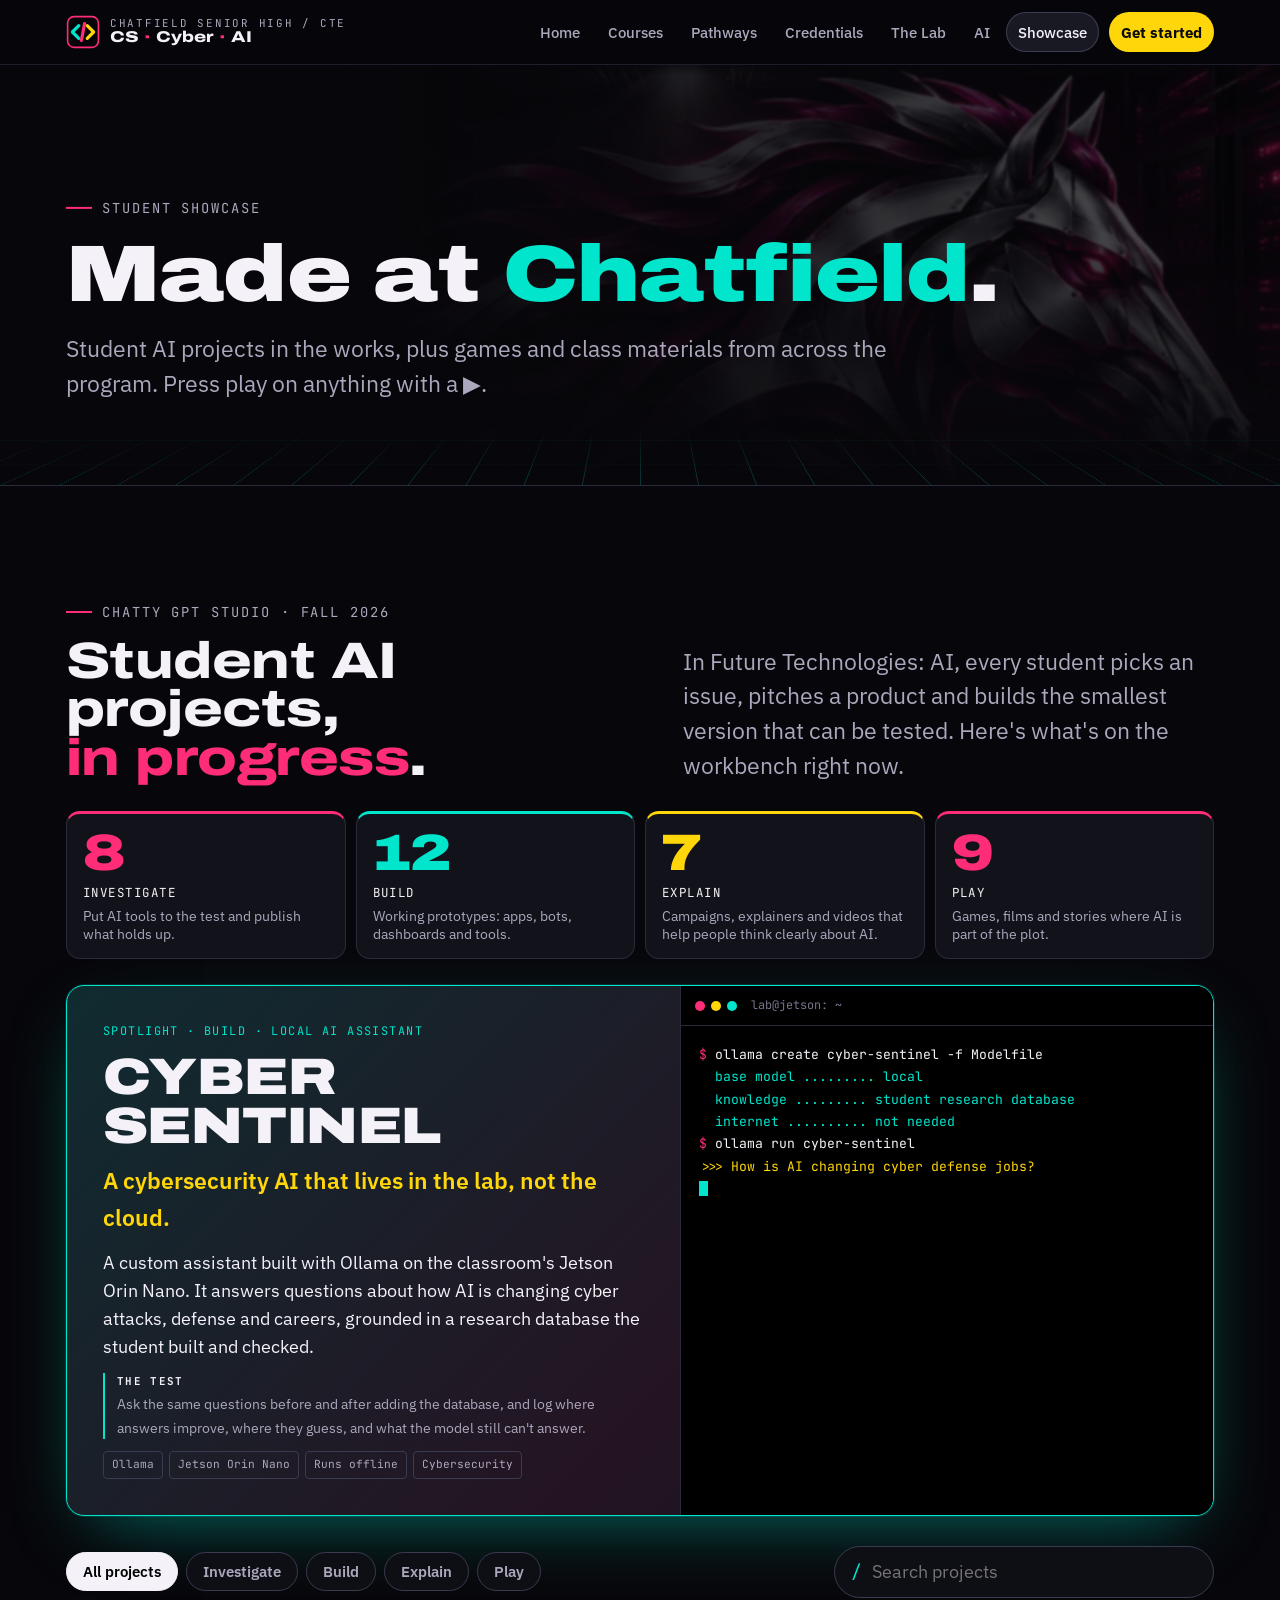
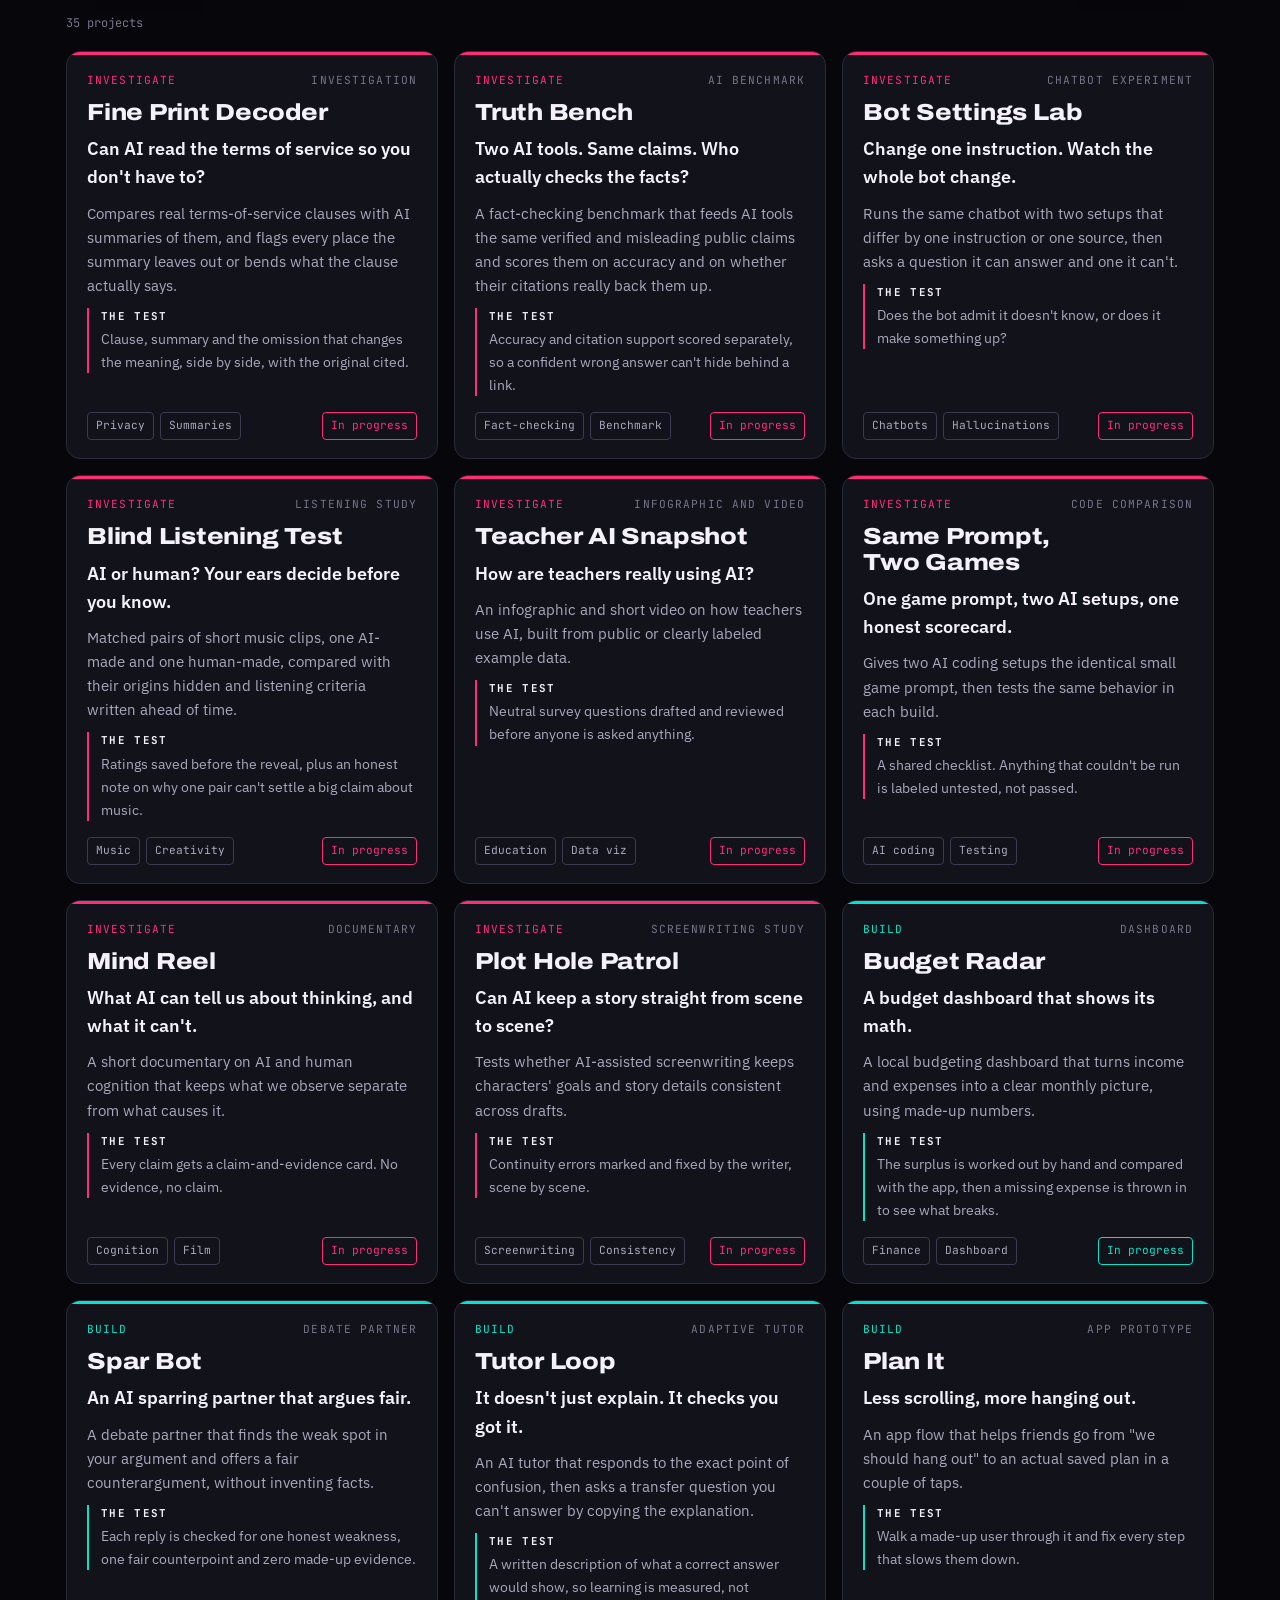
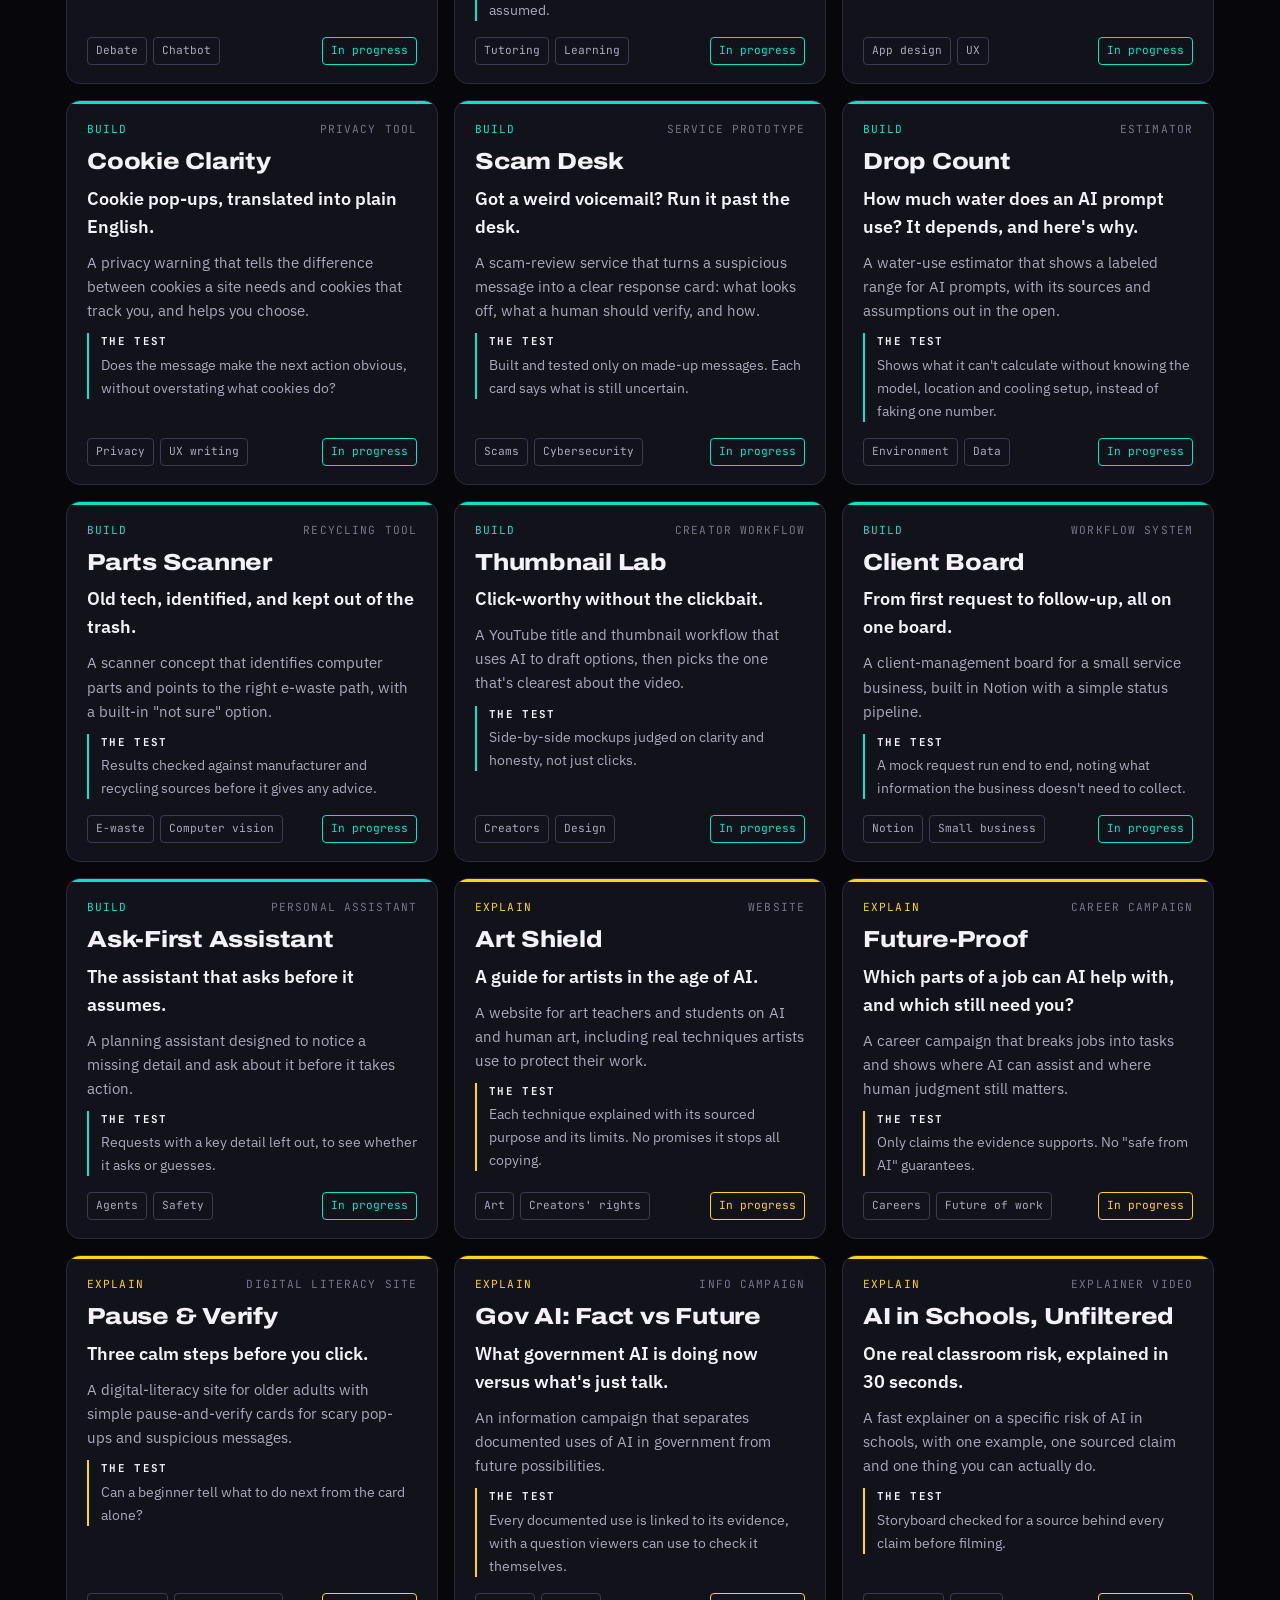
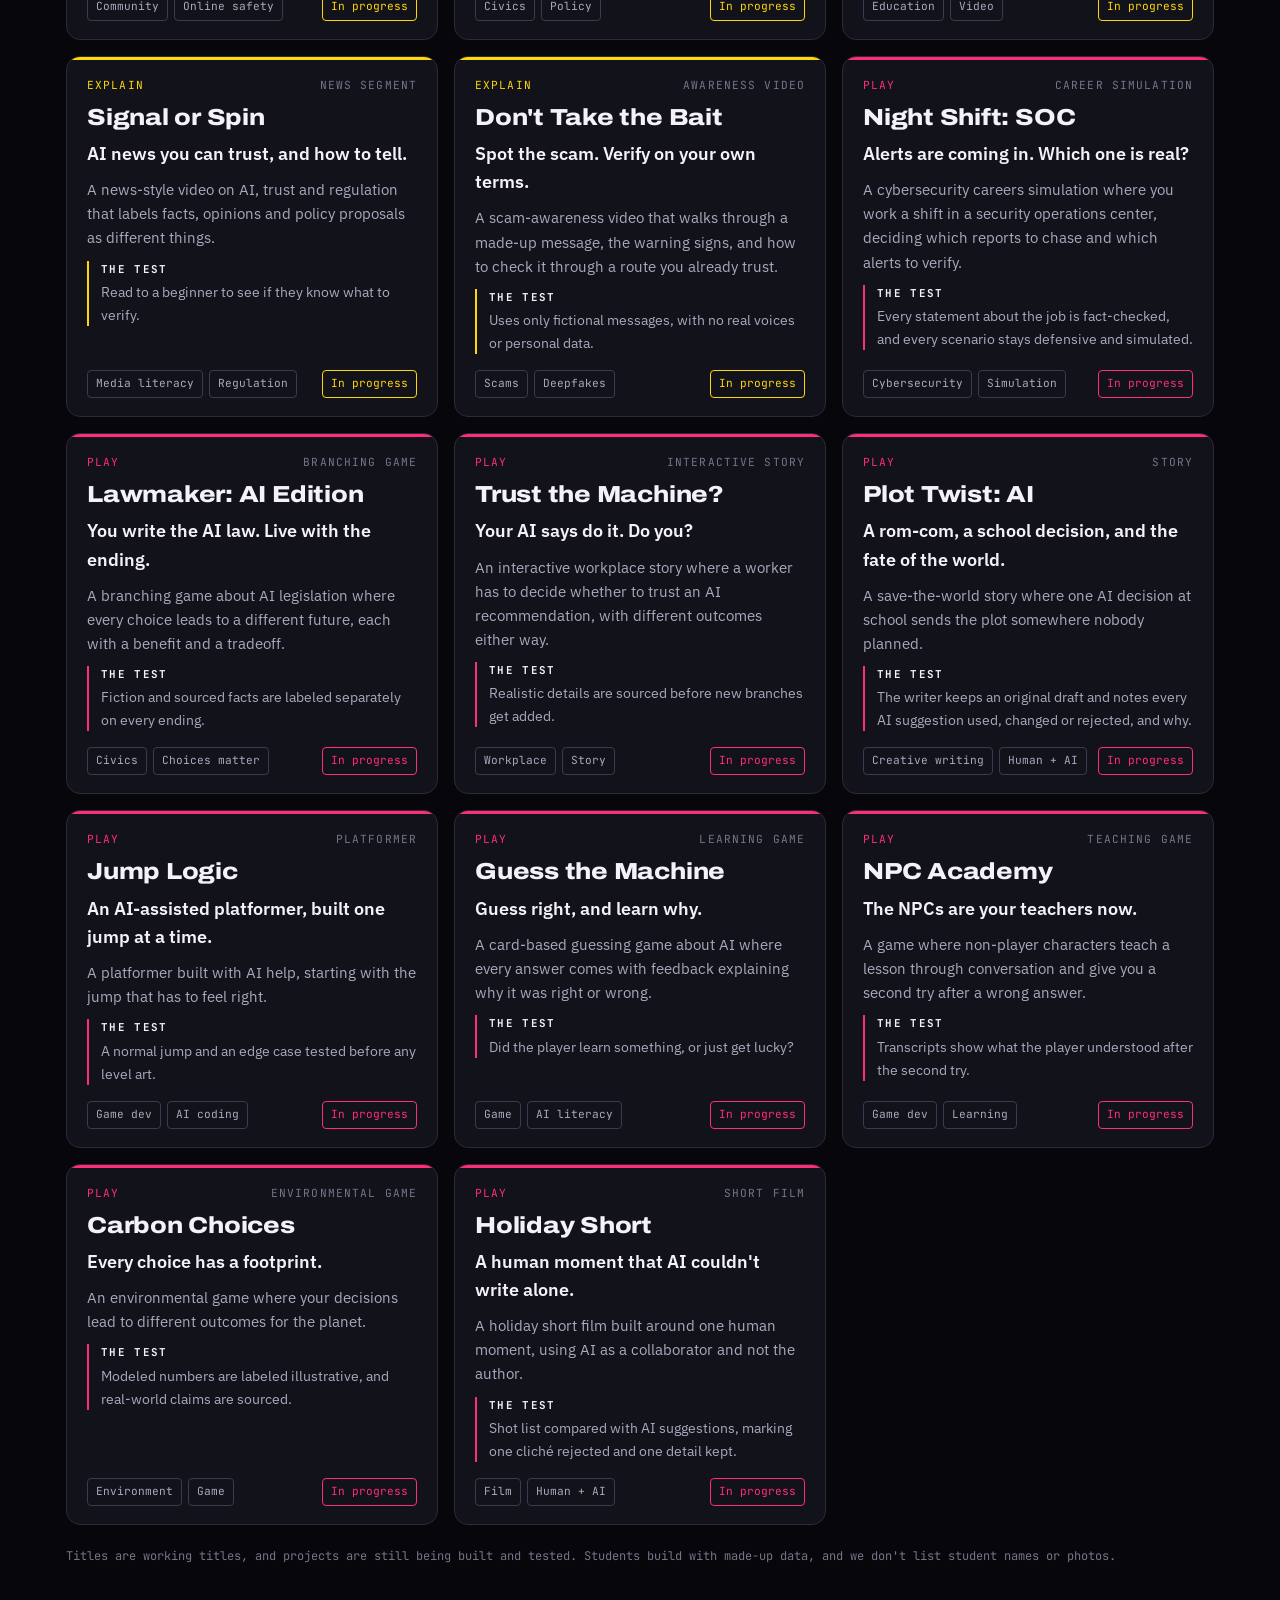
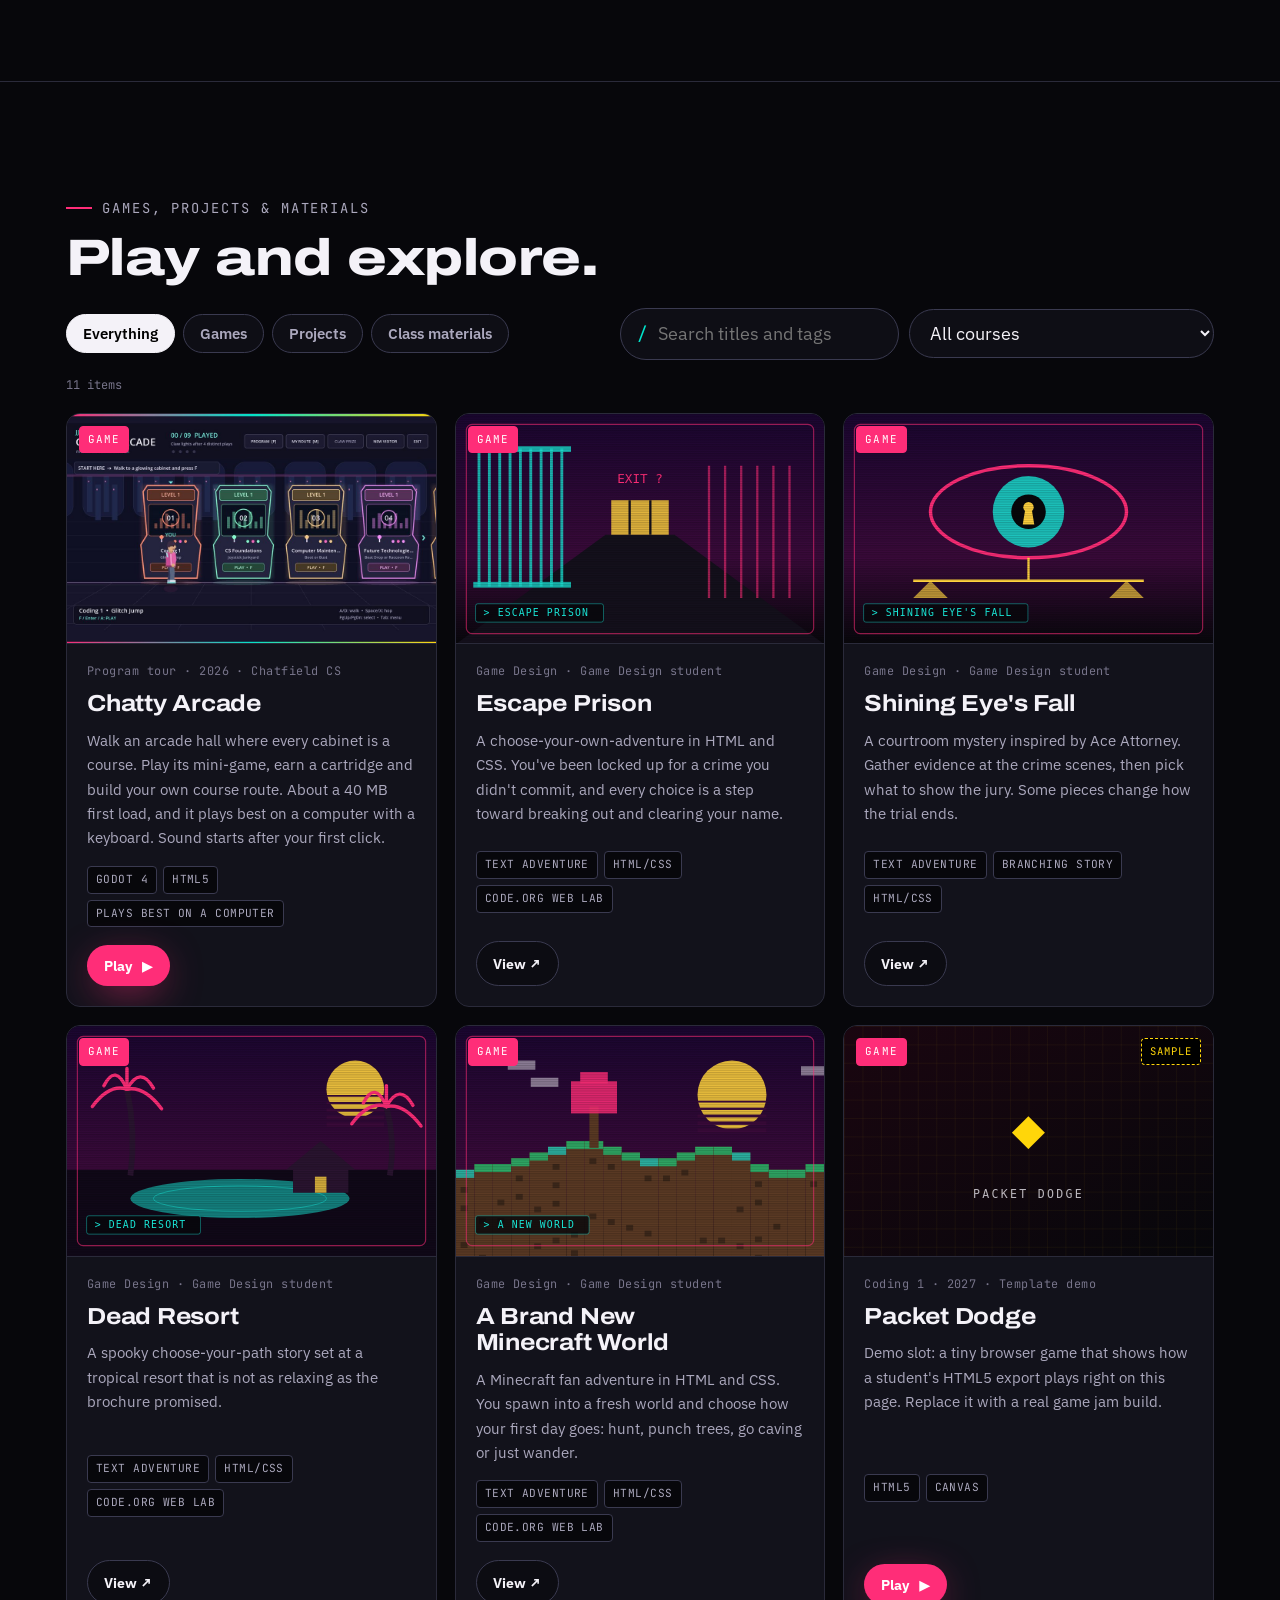
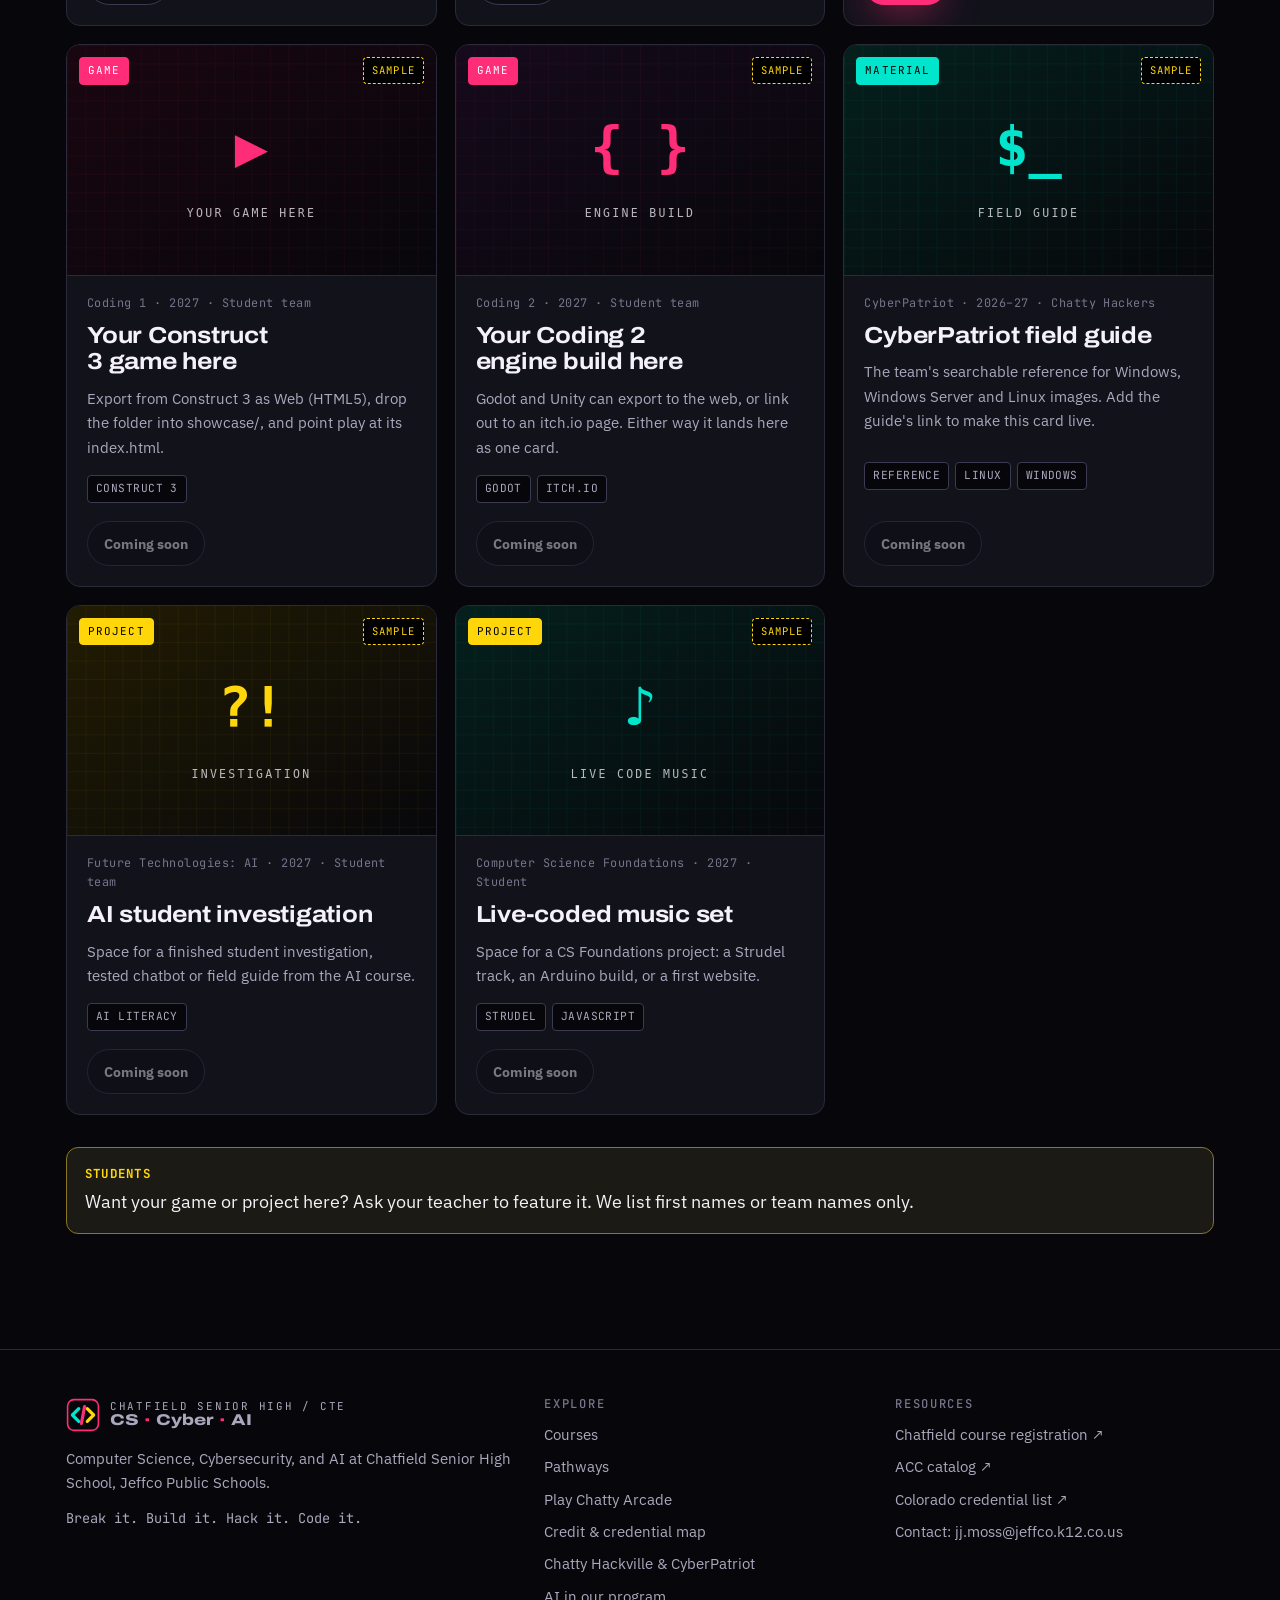
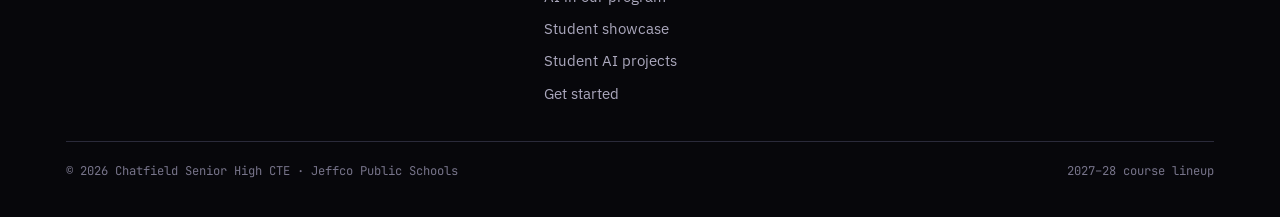
<file: program-website/showcase.html>
<!doctype html>
<html lang="en">
<head>
<meta charset="utf-8">
<meta name="viewport" content="width=device-width, initial-scale=1, viewport-fit=cover">
<title>Student Showcase · Chatfield CS, Cyber &amp; AI</title>
<meta name="claude:viewport-fit-sides" content="cover">
<meta name="description" content="Games, projects and class materials made by students in Chatfield's CS, Cyber and AI program.">
<meta name="theme-color" content="#07070b">
<meta property="og:title" content="Student Showcase · Chatfield CS, Cyber &amp; AI">
<meta property="og:description" content="Games, projects and class materials made by students in Chatfield's CS, Cyber and AI program.">
<meta property="og:type" content="website">
<meta property="og:image" content="assets/img/og.jpg">
<meta name="twitter:card" content="summary_large_image">
<link rel="icon" href="assets/img/favicon.svg" type="image/svg+xml">
<link rel="preconnect" href="https://fonts.googleapis.com">
<link rel="preconnect" href="https://fonts.gstatic.com" crossorigin>
<link rel="stylesheet" href="https://fonts.googleapis.com/css2?family=Archivo:wdth,wght@62..125,400..900&family=IBM+Plex+Sans:wght@400;500;600;700&family=JetBrains+Mono:wght@400;500;700&display=swap">
<link rel="stylesheet" href="assets/css/site.css">
</head>
<body>
<a class="skip" href="#main">Skip to content</a>
<header class="site-header">
  <div class="wrap">
    <a class="brand" href="index.html" aria-label="Chatfield CS, Cyber and AI home"><svg class="brand__mark" viewBox="0 0 64 64" aria-hidden="true"><rect x="3" y="3" width="58" height="58" rx="12" fill="none" stroke="#ff2d78" stroke-width="3"/><path d="M24 20 12 32l12 12" fill="none" stroke="#00e5cc" stroke-width="6" stroke-linecap="round" stroke-linejoin="round"/><path d="M40 20l12 12-12 12" fill="none" stroke="#ffd60a" stroke-width="6" stroke-linecap="round" stroke-linejoin="round"/><path d="M35 16 29 48" stroke="#ff2d78" stroke-width="6" stroke-linecap="round"/></svg><span class="brand__text"><span class="brand__school">Chatfield Senior High / CTE</span><span class="brand__name">CS <b>·</b> Cyber <b>·</b> AI</span></span></a>
    <button class="nav-toggle" type="button" aria-controls="site-nav" aria-expanded="false" aria-label="Menu"><span></span></button>
    <nav class="nav" id="site-nav" aria-label="Main"><a href="index.html">Home</a><a href="courses.html">Courses</a><a href="pathways.html">Pathways</a><a href="credentials.html">Credentials</a><a href="lab.html">The Lab</a><a href="ai.html">AI</a><a href="showcase.html" aria-current="page">Showcase</a><a class="nav__cta" href="join.html">Get started</a></nav>
  </div>
</header>
<section class="page-hero" data-parallax data-accent="teal">
  <div class="layer hero__bg" data-depth="0.4" data-tilt="-6"><picture><source media="(max-width: 720px)" srcset="assets/img/hero-portrait.webp" type="image/webp"><source srcset="assets/img/hero.webp" type="image/webp"><img src="assets/img/hero.jpg" alt="" width="2000" height="667" fetchpriority="high"></picture></div>
  <div class="layer hero__shade"></div>
  <div class="layer hero__floor" data-depth="0.18"></div>
  <div class="wrap page-hero__content" data-depth="-0.06" data-fade>
    <span class="eyebrow">Student showcase</span>
    <h1>Made at <em>Chatfield</em>.</h1>
    <p class="lede">Student AI projects in the works, plus games and class materials from across the program. Press play on anything with a ▶.</p>
  </div>
</section>
<main id="main">
<section class="section" id="studio" style="border-bottom:1px solid var(--line)">
  <div class="wrap">
    <div class="studio__head">
      <div class="stack" style="gap:14px"><span class="eyebrow">Chatty GPT Studio · Fall 2026</span><h2>Student AI projects, <em>in progress</em>.</h2></div>
      <p class="lede">In Future Technologies: AI, every student picks an issue, pitches a product and builds the smallest version that can be tested. Here's what's on the workbench right now.</p>
    </div>
    <div class="studio__tally" id="studio-tally"></div>
    <div class="spot" id="studio-spotlight"></div>
    <div class="toolbar">
      <div class="filters" role="group" aria-label="Filter projects by lane" style="margin:0">
        <button class="chip" type="button" data-lane-filter="all" aria-pressed="true">All projects</button>
        <button class="chip" type="button" data-lane-filter="investigate" data-c="pink" aria-pressed="false">Investigate</button>
        <button class="chip" type="button" data-lane-filter="build" data-c="teal" aria-pressed="false">Build</button>
        <button class="chip" type="button" data-lane-filter="campaign" data-c="yellow" aria-pressed="false">Explain</button>
        <button class="chip" type="button" data-lane-filter="play" data-c="pink" aria-pressed="false">Play</button>
      </div>
      <label class="search"><span aria-hidden="true" class="mono c-teal">/</span><input id="studio-search" type="search" placeholder="Search projects" aria-label="Search student AI projects"></label>
    </div>
    <p class="fig-note" id="studio-count" aria-live="polite" style="margin:-8px 0 18px"></p>
    <div class="studio-grid" id="studio-grid"><p class="empty">Loading projects…</p></div>
    <p class="fig-note" style="margin-top:22px">Titles are working titles, and projects are still being built and tested. Students build with made-up data, and we don't list student names or photos.</p>
  </div>
</section>
<section class="section">
  <div class="wrap">
    <div class="toolbar reveal"><div class="stack" style="gap:12px"><span class="eyebrow">Games, projects &amp; materials</span><h2>Play and explore.</h2></div></div>
    <div class="toolbar">
      <div class="filters" role="group" aria-label="Filter by type" style="margin:0">
        <button class="chip" type="button" data-type-filter="all" aria-pressed="true">Everything</button>
        <button class="chip" type="button" data-type-filter="game" data-c="pink" aria-pressed="false">Games</button>
        <button class="chip" type="button" data-type-filter="project" data-c="yellow" aria-pressed="false">Projects</button>
        <button class="chip" type="button" data-type-filter="material" data-c="teal" aria-pressed="false">Class materials</button>
      </div>
      <div style="display:flex;gap:10px;flex-wrap:wrap;align-items:center;min-width:0">
        <label class="search"><span aria-hidden="true" class="mono c-teal">/</span><input id="show-search" type="search" placeholder="Search titles and tags" aria-label="Search the showcase"></label>
        <select class="select" id="show-course" aria-label="Filter by course"><option value="all">All courses</option></select>
      </div>
    </div>
    <p class="fig-note" id="show-count" aria-live="polite" style="margin:-8px 0 18px"></p>
    <div class="show-grid" id="show-grid"><p class="empty">Loading student work…</p></div>
    <div class="note-box" style="margin-top:32px"><b>Students</b>Want your game or project here? Ask your teacher to feature it. We list first names or team names only.</div>
  </div>
</section>
</main>
<dialog class="player" id="player" aria-label="Player">
  <div class="player__bar"><strong class="player__title">Player</strong><div style="display:flex;gap:8px"><a class="btn btn--ghost" data-newtab href="#" target="_blank" rel="noopener" style="padding:8px 14px;font-size:.85rem">Open full screen ↗</a><button class="sheet__close" type="button" data-close aria-label="Close player">×</button></div></div>
  <iframe class="player__frame" title="Student game or project" src="about:blank" allow="fullscreen; autoplay; gamepad" sandbox="allow-scripts allow-same-origin allow-pointer-lock allow-fullscreen"></iframe>
</dialog>
<footer class="site-footer">
  <div class="wrap">
    <div class="footer-grid">
      <div class="stack" style="gap:14px">
        <a class="brand" href="index.html"><svg class="brand__mark" viewBox="0 0 64 64" aria-hidden="true"><rect x="3" y="3" width="58" height="58" rx="12" fill="none" stroke="#ff2d78" stroke-width="3"/><path d="M24 20 12 32l12 12" fill="none" stroke="#00e5cc" stroke-width="6" stroke-linecap="round" stroke-linejoin="round"/><path d="M40 20l12 12-12 12" fill="none" stroke="#ffd60a" stroke-width="6" stroke-linecap="round" stroke-linejoin="round"/><path d="M35 16 29 48" stroke="#ff2d78" stroke-width="6" stroke-linecap="round"/></svg><span class="brand__text"><span class="brand__school">Chatfield Senior High / CTE</span><span class="brand__name">CS <b>·</b> Cyber <b>·</b> AI</span></span></a>
        <p class="measure">Computer Science, Cybersecurity, and AI at Chatfield Senior High School, Jeffco Public Schools.</p>
        <p class="mono" style="font-size:.85rem">Break it. Build it. Hack it. Code it.</p>
      </div>
      <div>
        <h4>Explore</h4>
        <ul><li><a href="courses.html">Courses</a></li><li><a href="pathways.html">Pathways</a></li><li><a href="index.html#arcade">Play Chatty Arcade</a></li><li><a href="credentials.html">Credit &amp; credential map</a></li><li><a href="lab.html">Chatty Hackville &amp; CyberPatriot</a></li><li><a href="ai.html">AI in our program</a></li><li><a href="showcase.html">Student showcase</a></li><li><a href="showcase.html#studio">Student AI projects</a></li><li><a href="join.html">Get started</a></li></ul>
      </div>
      <div>
        <h4>Resources</h4>
        <ul><li><a href="https://chatfield.jeffcopublicschools.org/counseling/course-registration" target="_blank" rel="noopener">Chatfield course registration ↗</a></li><li><a href="https://www.arapahoe.edu/sites/default/files/catalog/ay26-27-catalog.pdf" target="_blank" rel="noopener">ACC catalog ↗</a></li><li><a href="https://docs.google.com/spreadsheets/d/1aTDRModbEErqr5jJbi17GFwm5Q8rBh4iybr6HCEXIqY/edit?gid=0" target="_blank" rel="noopener">Colorado credential list ↗</a></li><li>Contact: <a href="mailto:jj.moss@jeffco.k12.co.us">jj.moss@jeffco.k12.co.us</a></li></ul>
      </div>
    </div>
    <div class="footer-bottom"><span>© <span data-year>2027</span> Chatfield Senior High CTE · Jeffco Public Schools</span><span>2027–28 course lineup</span></div>
  </div>
</footer>
<script src="assets/js/site.js" defer></script>
<script src="assets/js/showcase.js" defer></script>
<script src="data/projects.js" defer></script>
<script src="assets/js/studio.js" defer></script>
</body>
</html>
</file>
<file: program-website/assets/css/site.css>
/* Chatfield CS · Cyber · AI — site styles
   Layout concept: a black "server room" ground, neon brand accents by pathway
   (teal = CS, hot pink = Cyber, yellow = AI), expanded display type, mono labels. */
:root {
  --ink: #07070b;
  --ink-2: #0e0e15;
  --panel: #12121b;
  --panel-2: #191924;
  --line: #2a2a3a;
  --line-2: #3a3a50;
  --fg: #f4f2f8;
  --muted: #aba8bd;
  --dim: #77748a;
  --pink: #ff2d78;
  --pink-deep: #c4155a;
  --teal: #00e5cc;
  --yellow: #ffd60a;
  --white: #f4f2f8;
  --focus: #ffd60a;

  --f-display: "Archivo", "Arial Black", "Helvetica Neue", Arial, sans-serif;
  --f-body: "IBM Plex Sans", "Segoe UI", system-ui, -apple-system, sans-serif;
  --f-mono: "JetBrains Mono", ui-monospace, "SFMono-Regular", Consolas, monospace;

  --step--1: clamp(0.8rem, 0.78rem + 0.1vw, 0.86rem);
  --step-0: clamp(1rem, 0.96rem + 0.2vw, 1.1rem);
  --step-1: clamp(1.2rem, 1.1rem + 0.5vw, 1.45rem);
  --step-2: clamp(1.5rem, 1.3rem + 1vw, 2.1rem);
  --step-3: clamp(2rem, 1.6rem + 2vw, 3.2rem);
  --step-4: clamp(2.6rem, 1.8rem + 4vw, 5.6rem);

  --radius: 14px;
  --gutter-l: max(16px, env(safe-area-inset-left, 0px));
  --gutter-r: max(16px, env(safe-area-inset-right, 0px));
  --maxw: 1180px;
  --header-h: 64px;
  color-scheme: dark;
}

*, *::before, *::after { box-sizing: border-box; }
html { scroll-behavior: smooth; -webkit-text-size-adjust: 100%; }
body {
  margin: 0;
  background: var(--ink);
  color: var(--fg);
  font-family: var(--f-body);
  font-size: var(--step-0);
  line-height: 1.6;
  overflow-x: hidden;
}
body::before { content: ""; position: fixed; inset: 0 0 auto; height: env(safe-area-inset-top, 0px); z-index: 60; background: var(--ink); }
img { max-width: 100%; display: block; }
a { color: var(--teal); text-underline-offset: 3px; }
a:hover { color: var(--fg); }
:focus-visible { outline: 3px solid var(--focus); outline-offset: 3px; border-radius: 4px; }
::selection { background: var(--pink); color: #fff; }
h1, h2, h3, h4 { font-family: var(--f-display); font-stretch: 125%; line-height: 1.02; margin: 0; text-wrap: balance; letter-spacing: -0.01em; }
h2 { font-size: var(--step-3); font-weight: 800; }
h3 { font-size: var(--step-1); font-weight: 700; font-stretch: 112%; line-height: 1.15; }
p { margin: 0; }
.skip { position: absolute; left: -999px; top: 8px; background: var(--yellow); color: #000; padding: 8px 14px; z-index: 100; font-weight: 700; }
.skip:focus { left: 12px; }

.wrap { max-width: var(--maxw); margin-inline: auto; padding-left: var(--gutter-l); padding-right: var(--gutter-r); }
.section { padding-block: clamp(64px, 9vw, 120px); position: relative; }
.section--tight { padding-block: clamp(40px, 6vw, 72px); }
.eyebrow { font-family: var(--f-mono); font-size: var(--step--1); text-transform: uppercase; letter-spacing: 0.14em; color: var(--muted); display: inline-flex; align-items: center; gap: 10px; }
.eyebrow::before { content: ""; width: 26px; height: 2px; background: var(--pink); }
.lede { font-size: var(--step-1); color: var(--muted); max-width: 62ch; line-height: 1.5; }
.measure { max-width: 65ch; }
.stack { display: flex; flex-direction: column; gap: 18px; }
.section-head { display: flex; flex-direction: column; gap: 16px; margin-bottom: clamp(28px, 4vw, 48px); max-width: 780px; }
.c-pink { color: var(--pink); } .c-teal { color: var(--teal); } .c-yellow { color: var(--yellow); }
.mono { font-family: var(--f-mono); }

/* ---------- header ---------- */
.site-header {
  position: sticky; top: env(safe-area-inset-top, 0px); z-index: 50;
  background: color-mix(in srgb, var(--ink) 78%, transparent);
  backdrop-filter: blur(14px) saturate(140%);
  -webkit-backdrop-filter: blur(14px) saturate(140%);
  border-bottom: 1px solid color-mix(in srgb, var(--line) 70%, transparent);
}
.site-header .wrap { display: flex; align-items: center; justify-content: space-between; gap: 16px; height: var(--header-h); }
.brand { display: flex; align-items: center; gap: 10px; color: var(--fg); text-decoration: none; min-width: 0; }
.brand__mark { width: 34px; height: 34px; flex: none; }
.brand__text { display: flex; flex-direction: column; line-height: 1.05; min-width: 0; }
.brand__school { font-family: var(--f-mono); font-size: 0.68rem; letter-spacing: 0.16em; color: var(--muted); text-transform: uppercase; }
.brand__name { font-family: var(--f-display); font-stretch: 125%; font-weight: 800; font-size: 0.98rem; white-space: nowrap; }
.brand__name b { color: var(--pink); font-weight: 800; }
.nav { display: flex; align-items: center; gap: 4px; }
.nav a { color: var(--muted); text-decoration: none; font-weight: 500; font-size: 0.95rem; padding: 8px 12px; border-radius: 999px; transition: color .2s, background .2s; }
.nav a:hover { color: var(--fg); background: var(--panel-2); }
.nav a[aria-current="page"] { color: var(--fg); background: var(--panel-2); box-shadow: inset 0 0 0 1px var(--line-2); }
.nav .nav__cta { background: var(--yellow); color: #0a0a0a; font-weight: 700; margin-left: 6px; }
.nav .nav__cta:hover { background: #fff; color: #000; }
.nav-toggle { display: none; background: none; border: 1px solid var(--line-2); color: var(--fg); border-radius: 10px; width: 44px; height: 44px; cursor: pointer; }
.nav-toggle span, .nav-toggle span::before, .nav-toggle span::after { display: block; width: 18px; height: 2px; background: currentColor; margin: auto; position: relative; transition: transform .25s; }
.nav-toggle span::before, .nav-toggle span::after { content: ""; position: absolute; left: 0; }
.nav-toggle span::before { top: -6px; } .nav-toggle span::after { top: 6px; }
.nav-toggle[aria-expanded="true"] span { background: transparent; }
.nav-toggle[aria-expanded="true"] span::before { transform: translateY(6px) rotate(45deg); }
.nav-toggle[aria-expanded="true"] span::after { transform: translateY(-6px) rotate(-45deg); }

@media (max-width: 1080px) {
  .nav-toggle { display: grid; place-items: center; }
  .nav { position: fixed; inset: calc(var(--header-h) + env(safe-area-inset-top, 0px)) 0 auto 0; flex-direction: column; align-items: stretch; gap: 2px;
    background: var(--ink-2); border-bottom: 1px solid var(--line); padding: 12px var(--gutter-r) 20px var(--gutter-l);
    transform: translateY(-8px); opacity: 0; visibility: hidden; transition: opacity .2s, transform .2s, visibility .2s; }
  .nav.is-open { opacity: 1; visibility: visible; transform: none; }
  .nav a { padding: 14px 12px; font-size: 1.05rem; border-radius: 10px; }
  .nav .nav__cta { margin: 8px 0 0; text-align: center; }
}

/* ---------- buttons ---------- */
.btn { display: inline-flex; align-items: center; gap: 10px; font-weight: 700; text-decoration: none; padding: 14px 22px; border-radius: 999px; border: 1px solid transparent; font-size: 1rem; cursor: pointer; transition: transform .2s, background .2s, color .2s, box-shadow .2s; font-family: var(--f-body); }
.btn:hover { transform: translateY(-2px); }
.btn--pink { background: var(--pink); color: #fff; box-shadow: 0 10px 40px -10px color-mix(in srgb, var(--pink) 80%, transparent); }
.btn--pink:hover { background: #ff4f8f; color: #fff; }
.btn--ghost { border-color: var(--line-2); color: var(--fg); background: color-mix(in srgb, var(--ink) 50%, transparent); }
.btn--ghost:hover { border-color: var(--teal); color: var(--teal); }
.btn--yellow { background: var(--yellow); color: #0a0a0a; }
.btn--yellow:hover { background: #fff; color: #000; }
.btn .arrow { transition: transform .2s; }
.btn:hover .arrow { transform: translateX(4px); }
.btn-row { display: flex; flex-wrap: wrap; gap: 12px; }

/* ---------- parallax hero (home) ---------- */
.hero { position: relative; overflow: hidden; isolation: isolate; min-height: clamp(560px, 86svh, 860px); display: flex; align-items: center; border-bottom: 1px solid var(--line); }
.layer { position: absolute; inset: 0; will-change: transform; pointer-events: none; }
/* The horse's head sits at the image's top-right corner, so the art is pinned to the right
   edge with headroom on top and feathered on the left and top instead of cropped by "cover". */
.hero__bg { inset: 10% -1% -16% 28%;
  -webkit-mask-image: linear-gradient(90deg, transparent 0, #000 26%), linear-gradient(180deg, transparent 0, #000 2.5%);
  -webkit-mask-composite: source-in; mask-image: linear-gradient(90deg, transparent 0, #000 26%), linear-gradient(180deg, transparent 0, #000 2.5%); mask-composite: intersect; }
.hero__bg picture, .hero__bg img { width: 100%; height: 100%; object-fit: cover; object-position: 100% 0; }
.hero__shade { background:
    linear-gradient(90deg, var(--ink) 0%, color-mix(in srgb, var(--ink) 88%, transparent) 30%, color-mix(in srgb, var(--ink) 20%, transparent) 62%, transparent 80%),
    linear-gradient(0deg, var(--ink) 0%, transparent 30%); z-index: 1; }
.hero__floor { z-index: 1; inset: auto -30% -10% -30%; height: 55%; perspective: 520px; }
.hero__floor::before { content: ""; position: absolute; inset: 0; transform: rotateX(68deg); transform-origin: 50% 100%;
  background-image: linear-gradient(color-mix(in srgb, var(--teal) 30%, transparent) 1px, transparent 1px), linear-gradient(90deg, color-mix(in srgb, var(--teal) 30%, transparent) 1px, transparent 1px);
  background-size: 64px 64px; mask-image: linear-gradient(0deg, #000 10%, transparent 85%); -webkit-mask-image: linear-gradient(0deg, #000 10%, transparent 85%);
  animation: floor 6s linear infinite; }
@keyframes floor { to { background-position: 0 64px, 0 0; } }
.hero__packets { z-index: 2; width: 100%; height: 100%; }
.hero__content { position: relative; z-index: 3; padding-block: 88px 72px; width: 100%; }
.hero__inner { max-width: 760px; display: flex; flex-direction: column; gap: 24px; }
.hero h1 { font-size: var(--step-4); font-weight: 900; line-height: 0.92; letter-spacing: -0.02em; }
.hero h1 .w { display: block; }
.hero h1 .w:nth-child(1) { color: var(--fg); }
.hero h1 .w:nth-child(2) { color: var(--teal); }
.hero h1 .w:nth-child(3) { color: var(--pink); }
.hero h1 .w:nth-child(4) { color: var(--yellow); }
.hero h1 .w span { color: var(--fg); opacity: .9; }
.hero__sub { font-size: var(--step-1); color: var(--fg); max-width: 34ch; line-height: 1.4; }
.hero__sub strong { color: var(--fg); }
.term { font-family: var(--f-mono); font-size: 0.9rem; color: var(--muted); background: color-mix(in srgb, var(--ink) 70%, transparent); border: 1px solid var(--line-2); border-radius: 10px; padding: 10px 14px; display: inline-flex; gap: 10px; align-items: center; width: fit-content; max-width: 100%; overflow: hidden; }
.term .p { color: var(--teal); }
.term .cursor { width: 9px; height: 1.1em; background: var(--pink); display: inline-block; animation: blink 1s steps(1) infinite; vertical-align: -2px; }
@keyframes blink { 50% { opacity: 0; } }
.scroll-cue { position: absolute; z-index: 3; bottom: 18px; left: 50%; transform: translateX(-50%); font-family: var(--f-mono); font-size: .72rem; letter-spacing: .2em; color: var(--dim); text-transform: uppercase; display: flex; flex-direction: column; align-items: center; gap: 6px; }
.scroll-cue::after { content: ""; width: 1px; height: 28px; background: linear-gradient(var(--pink), transparent); }

@media (max-width: 720px) {
  .hero { min-height: auto; align-items: flex-end; }
  .hero__bg { inset: 14px -1% auto 0; height: min(84vw, 380px); -webkit-mask-image: linear-gradient(180deg, transparent 0, #000 3%, #000 70%, transparent 100%); mask-image: linear-gradient(180deg, transparent 0, #000 3%, #000 70%, transparent 100%); }
  .hero__bg img { object-position: 100% 0; }
  .hero__shade { background: linear-gradient(0deg, var(--ink) 18%, color-mix(in srgb, var(--ink) 75%, transparent) 55%, color-mix(in srgb, var(--ink) 25%, transparent) 100%); }
  .hero__content { padding-block: 260px 56px; }
  .scroll-cue { display: none; }
}

/* ---------- sub-page hero (parallax too) ---------- */
.page-hero { position: relative; overflow: hidden; isolation: isolate; border-bottom: 1px solid var(--line); }
.page-hero .layer.hero__bg { inset: 5% -1% -30% 22%; opacity: .45;
  -webkit-mask-image: linear-gradient(90deg, transparent 0, #000 30%), linear-gradient(180deg, transparent 0, #000 3%);
  -webkit-mask-composite: source-in; mask-image: linear-gradient(90deg, transparent 0, #000 30%), linear-gradient(180deg, transparent 0, #000 3%); mask-composite: intersect; }
.page-hero .layer.hero__bg img { object-position: 100% 0; filter: blur(1px); }
.page-hero .hero__shade { background: linear-gradient(90deg, var(--ink) 25%, color-mix(in srgb, var(--ink) 60%, transparent) 70%, color-mix(in srgb, var(--ink) 30%, transparent)), linear-gradient(0deg, var(--ink), transparent 60%); }
.page-hero__content { position: relative; z-index: 3; padding-block: clamp(64px, 10vw, 128px) clamp(48px, 7vw, 88px); display: flex; flex-direction: column; gap: 18px; }
.page-hero h1 { font-size: var(--step-4); font-weight: 900; line-height: .95; max-width: 16ch; }
.page-hero[data-accent="teal"] h1 em { color: var(--teal); }
.page-hero[data-accent="pink"] h1 em { color: var(--pink); }
.page-hero[data-accent="yellow"] h1 em { color: var(--yellow); }
.page-hero h1 em { font-style: normal; color: var(--pink); }

/* ---------- ticker ---------- */
.ticker { border-bottom: 1px solid var(--line); background: var(--ink-2); overflow: hidden; white-space: nowrap; }
.ticker__track { display: inline-flex; gap: 0; animation: ticker 48s linear infinite; padding-block: 14px; }
.ticker__item { font-family: var(--f-mono); font-size: .85rem; letter-spacing: .08em; text-transform: uppercase; color: var(--muted); padding-inline: 22px; display: inline-flex; align-items: center; gap: 22px; }
.ticker__item::after { content: "◆"; color: var(--pink); font-size: .6rem; }
.ticker__item:nth-child(3n+2)::after { color: var(--teal); }
.ticker__item:nth-child(3n)::after { color: var(--yellow); }
@keyframes ticker { to { transform: translateX(-50%); } }

/* ---------- pathway cards ---------- */
.paths { display: grid; grid-template-columns: repeat(3, minmax(0, 1fr)); gap: 18px; }
.path { --c: var(--teal); position: relative; display: flex; flex-direction: column; gap: 18px; padding: 28px; background: linear-gradient(180deg, color-mix(in srgb, var(--c) 9%, var(--panel)) 0%, var(--panel) 55%); border: 1px solid var(--line); border-radius: var(--radius); text-decoration: none; color: var(--fg); overflow: hidden; transition: border-color .25s, transform .25s; }
.path[data-c="pink"] { --c: var(--pink); } .path[data-c="yellow"] { --c: var(--yellow); }
.path:hover { border-color: var(--c); transform: translateY(-4px); color: var(--fg); }
.path__glyph { font-family: var(--f-mono); color: var(--c); font-size: .9rem; letter-spacing: .1em; }
.path h3 { font-size: var(--step-2); font-weight: 800; }
.path p { color: var(--muted); }
.path ul { list-style: none; padding: 0; margin: 0; display: flex; flex-direction: column; gap: 8px; border-top: 1px solid var(--line); padding-top: 16px; }
.path li { display: flex; justify-content: space-between; gap: 12px; font-size: .95rem; }
.path li .lvl { font-family: var(--f-mono); font-size: .7rem; color: #000; background: var(--c); padding: 2px 7px; border-radius: 4px; align-self: center; white-space: nowrap; }
.path__go { margin-top: auto; font-weight: 700; color: var(--c); display: inline-flex; gap: 8px; }
@media (max-width: 900px) { .paths { grid-template-columns: 1fr; } }

/* ---------- parallax word band ---------- */
.wordband { overflow: hidden; padding-block: clamp(40px, 6vw, 80px); border-block: 1px solid var(--line); background: var(--ink); position: relative; }
.wordband__row { font-family: var(--f-display); font-stretch: 125%; font-weight: 900; font-size: clamp(3.4rem, 11vw, 9.5rem); line-height: .95; white-space: nowrap; will-change: transform; letter-spacing: -.02em; }
.wordband__row .o { color: transparent; -webkit-text-stroke: 1.5px var(--line-2); }
.wordband__row .f-pink { color: var(--pink); } .wordband__row .f-teal { color: var(--teal); } .wordband__row .f-yellow { color: var(--yellow); }

/* ---------- numbers ---------- */
.figures { display: grid; grid-template-columns: repeat(4, minmax(0, 1fr)); gap: 0; border: 1px solid var(--line); border-radius: var(--radius); overflow: hidden; }
.figure { padding: 26px 24px; border-right: 1px solid var(--line); display: flex; flex-direction: column; gap: 6px; background: var(--ink-2); }
.figure:last-child { border-right: 0; }
.figure b { font-family: var(--f-display); font-stretch: 125%; font-size: var(--step-3); font-weight: 900; line-height: 1; font-variant-numeric: tabular-nums; }
.figure:nth-child(1) b { color: var(--fg); } .figure:nth-child(2) b { color: var(--teal); } .figure:nth-child(3) b { color: var(--pink); } .figure:nth-child(4) b { color: var(--yellow); }
.figure span { color: var(--muted); font-size: .95rem; }
.fig-note { margin-top: 12px; font-family: var(--f-mono); font-size: .75rem; color: var(--dim); }
@media (max-width: 820px) { .figures { grid-template-columns: repeat(2, minmax(0, 1fr)); } .figure:nth-child(2) { border-right: 0; } .figure:nth-child(-n+2) { border-bottom: 1px solid var(--line); } }

/* ---------- feature grid ---------- */
.features { display: grid; grid-template-columns: repeat(2, minmax(0, 1fr)); gap: 1px; background: var(--line); border: 1px solid var(--line); border-radius: var(--radius); overflow: hidden; }
.feature { background: var(--ink); padding: clamp(24px, 3vw, 36px); display: flex; flex-direction: column; gap: 12px; }
.feature__k { font-family: var(--f-mono); font-size: .78rem; color: var(--pink); letter-spacing: .1em; text-transform: uppercase; }
.feature p { color: var(--muted); }
@media (max-width: 760px) { .features { grid-template-columns: 1fr; } }

/* ---------- split ---------- */
.split { display: grid; grid-template-columns: 1.05fr 1fr; gap: clamp(28px, 5vw, 72px); align-items: center; }
.split > * { min-width: 0; }
.split--rev > :first-child { order: 2; }
@media (max-width: 900px) { .split { grid-template-columns: 1fr; } .split--rev > :first-child { order: 0; } }
.checks { list-style: none; padding: 0; margin: 0; display: flex; flex-direction: column; gap: 12px; }
.checks li { display: grid; grid-template-columns: 22px 1fr; gap: 12px; color: var(--muted); }
.checks li::before { content: "▸"; color: var(--teal); font-family: var(--f-mono); }
.checks li b { color: var(--fg); font-weight: 600; }

/* network diagram (lab visual) */
.netviz { position: relative; aspect-ratio: 5 / 4; max-width: 100%; border: 1px solid var(--line); border-radius: var(--radius); background:
  radial-gradient(circle at 25% 40%, color-mix(in srgb, var(--teal) 14%, transparent), transparent 45%),
  radial-gradient(circle at 78% 60%, color-mix(in srgb, var(--pink) 16%, transparent), transparent 45%), var(--ink-2); overflow: hidden; }
.netviz canvas { width: 100%; height: 100%; display: block; }
.netviz__label { position: absolute; font-family: var(--f-mono); font-size: .72rem; letter-spacing: .14em; text-transform: uppercase; padding: 4px 8px; border-radius: 4px; }
.netviz__label--blue { left: 14px; top: 14px; color: #000; background: var(--teal); }
.netviz__label--red { right: 14px; bottom: 14px; color: #fff; background: var(--pink); }
.netviz__label--fw { left: 50%; top: 14px; transform: translateX(-50%); color: #000; background: var(--yellow); }

/* AI loop */
.loop { display: grid; grid-template-columns: repeat(4, minmax(0, 1fr)); gap: 12px; counter-reset: step; }
.loop li { list-style: none; position: relative; background: var(--panel); border: 1px solid var(--line); border-radius: 12px; padding: 18px 16px 18px; display: flex; flex-direction: column; gap: 6px; }
.loop li::before { counter-increment: step; content: "0" counter(step); font-family: var(--f-mono); color: var(--yellow); font-size: .8rem; }
.loop li b { font-family: var(--f-display); font-stretch: 125%; font-size: 1.2rem; }
.loop li span { color: var(--muted); font-size: .92rem; }
.loop { padding: 0; margin: 0; }
@media (max-width: 760px) { .loop { grid-template-columns: repeat(2, minmax(0, 1fr)); } }

/* ---------- course filters + cards ---------- */
.filters { display: flex; flex-wrap: wrap; gap: 8px; margin-bottom: 24px; }
.chip { font-family: var(--f-body); font-size: .92rem; font-weight: 600; padding: 9px 16px; border-radius: 999px; border: 1px solid var(--line-2); background: var(--ink-2); color: var(--muted); cursor: pointer; transition: all .2s; }
.chip:hover { color: var(--fg); border-color: var(--fg); }
.chip[aria-pressed="true"] { background: var(--fg); color: #000; border-color: var(--fg); }
.chip[data-c="teal"][aria-pressed="true"] { background: var(--teal); border-color: var(--teal); }
.chip[data-c="pink"][aria-pressed="true"] { background: var(--pink); border-color: var(--pink); color: #fff; }
.chip[data-c="yellow"][aria-pressed="true"] { background: var(--yellow); border-color: var(--yellow); }

.course-grid { display: grid; grid-template-columns: repeat(auto-fill, minmax(280px, 1fr)); gap: 16px; }
.course { --c: var(--teal); position: relative; text-align: left; display: flex; flex-direction: column; gap: 12px; padding: 22px; border-radius: var(--radius); background: var(--panel); border: 1px solid var(--line); color: var(--fg); cursor: pointer; font: inherit; transition: border-color .2s, transform .2s, background .2s; min-width: 0; }
.course[data-track="cyber"] { --c: var(--pink); } .course[data-track="ai"] { --c: var(--yellow); } .course[data-track="is"] { --c: var(--white); }
.course:hover { border-color: var(--c); transform: translateY(-3px); background: color-mix(in srgb, var(--c) 6%, var(--panel)); }
.course__top { display: flex; justify-content: space-between; align-items: center; gap: 10px; }
.course__track { font-family: var(--f-mono); font-size: .72rem; letter-spacing: .12em; text-transform: uppercase; color: var(--c); }
.badge-entry { font-family: var(--f-mono); font-size: .68rem; font-weight: 700; letter-spacing: .06em; background: var(--c); color: #000; padding: 3px 8px; border-radius: 4px; white-space: nowrap; }
.course h3 { font-size: 1.22rem; }
.course p { color: var(--muted); font-size: .98rem; }
.tags { display: flex; flex-wrap: wrap; gap: 6px; margin-top: auto; padding-top: 6px; }
.tag { font-family: var(--f-mono); font-size: .7rem; letter-spacing: .04em; text-transform: uppercase; padding: 4px 8px; border-radius: 4px; background: var(--ink); border: 1px solid var(--line-2); color: var(--muted); }
.tag--acc { border-color: color-mix(in srgb, var(--teal) 60%, var(--line-2)); color: var(--teal); }
.course__more { font-size: .85rem; font-weight: 700; color: var(--c); }
.empty { color: var(--muted); padding: 24px; border: 1px dashed var(--line-2); border-radius: var(--radius); }

/* dialog */
dialog.sheet { width: min(720px, calc(100vw - 24px)); max-height: min(88vh, 900px); padding: 0; border: 1px solid var(--line-2); border-radius: 18px; background: var(--ink-2); color: var(--fg); box-shadow: 0 40px 120px -20px #000; }
dialog.sheet::backdrop { background: rgba(4, 4, 8, .72); backdrop-filter: blur(4px); }
.sheet__head { position: sticky; top: 0; display: flex; justify-content: space-between; align-items: flex-start; gap: 16px; padding: 24px 24px 18px; background: var(--ink-2); border-bottom: 1px solid var(--line); z-index: 1; }
.sheet__body { padding: 22px 24px 28px; display: flex; flex-direction: column; gap: 20px; }
.sheet__close { flex: none; width: 40px; height: 40px; border-radius: 10px; background: var(--panel-2); border: 1px solid var(--line-2); color: var(--fg); font-size: 1.3rem; cursor: pointer; }
.sheet__close:hover { border-color: var(--pink); color: var(--pink); }
.kv { display: grid; grid-template-columns: 150px 1fr; gap: 10px 18px; margin: 0; }
.kv dt { font-family: var(--f-mono); font-size: .76rem; text-transform: uppercase; letter-spacing: .08em; color: var(--dim); padding-top: 3px; }
.kv dd { margin: 0; }
@media (max-width: 560px) { .kv { grid-template-columns: 1fr; gap: 2px; } .kv dd { margin-bottom: 10px; } }
.note-box { border: 1px solid color-mix(in srgb, var(--yellow) 45%, var(--line)); background: color-mix(in srgb, var(--yellow) 6%, var(--ink-2)); border-radius: 12px; padding: 16px 18px; color: var(--fg); }
.note-box b { color: var(--yellow); font-family: var(--f-mono); font-size: .78rem; letter-spacing: .1em; text-transform: uppercase; display: block; margin-bottom: 4px; }

/* pathway map */
.map { display: grid; grid-template-columns: 170px repeat(2, minmax(0, 1fr)); gap: 10px; }
.map__h { font-family: var(--f-mono); font-size: .74rem; letter-spacing: .12em; text-transform: uppercase; color: var(--dim); padding: 8px 4px; }
.map__track { font-family: var(--f-display); font-stretch: 125%; font-weight: 800; padding: 14px 4px; display: flex; align-items: center; }
.map__track[data-c="teal"] { color: var(--teal); } .map__track[data-c="pink"] { color: var(--pink); } .map__track[data-c="yellow"] { color: var(--yellow); }
.map__cell { display: flex; flex-direction: column; gap: 6px; padding: 10px; border-radius: 12px; background: var(--ink-2); border: 1px solid var(--line); min-height: 64px; }
.map__cell a { display: block; padding: 8px 10px; background: var(--panel); border-radius: 8px; color: var(--fg); text-decoration: none; font-weight: 600; font-size: .92rem; border-left: 3px solid var(--c, var(--teal)); }
.map__cell a:hover { background: var(--panel-2); }
.map__cell--empty { color: var(--muted); font-size: .9rem; justify-content: center; padding: 14px; }
.map-wrap { overflow-x: auto; padding-bottom: 6px; }
.map-wrap .map { min-width: 560px; }
.is-band { margin-top: 10px; display: grid; grid-template-columns: 160px 1fr 1fr; gap: 10px; }
@media (max-width: 760px) { .is-band { grid-template-columns: 1fr; } }

/* ---------- credential map ---------- */
.cred-chips { display: flex; flex-wrap: wrap; gap: 8px; margin-bottom: 22px; }
.table-wrap { overflow-x: auto; border: 1px solid var(--line); border-radius: var(--radius); }
table.cred { width: 100%; border-collapse: collapse; min-width: 720px; font-size: .97rem; }
.cred th { text-align: left; font-family: var(--f-mono); font-size: .74rem; letter-spacing: .1em; text-transform: uppercase; color: var(--dim); padding: 14px 18px; background: var(--ink-2); border-bottom: 1px solid var(--line); position: sticky; top: 0; }
.cred td { padding: 14px 18px; border-bottom: 1px solid var(--line); vertical-align: top; }
.cred tr:last-child td { border-bottom: 0; }
.cred td:first-child { font-weight: 600; }
.cred td:first-child a { color: var(--fg); text-decoration: none; }
.cred td:first-child a:hover { color: var(--teal); }
.cred .dot { display: inline-block; width: 8px; height: 8px; border-radius: 50%; margin-right: 10px; vertical-align: 1px; }
.cred .acc-code { font-family: var(--f-mono); color: var(--teal); white-space: nowrap; }
.cred .dash { color: var(--dim); }
.cred tr { transition: background .2s, opacity .2s; }
.cred tr.is-dim { opacity: .28; }
.cred tr.is-hit { background: color-mix(in srgb, var(--yellow) 8%, transparent); }
.cert-pill { display: inline-block; margin: 2px 4px 2px 0; padding: 3px 8px; border-radius: 4px; background: var(--panel-2); font-size: .85rem; }
.cert-pill.is-hit { background: var(--yellow); color: #000; font-weight: 700; }
.ref-links { display: flex; flex-wrap: wrap; gap: 10px; }

/* ---------- showcase ---------- */
.toolbar { display: flex; flex-wrap: wrap; gap: 12px; align-items: center; justify-content: space-between; margin-bottom: 24px; }
.search { display: flex; align-items: center; gap: 10px; background: var(--ink-2); border: 1px solid var(--line-2); border-radius: 999px; padding: 0 16px; min-width: 0; flex: 1 1 260px; max-width: 380px; }
.search input { background: transparent; border: 0; color: var(--fg); font: inherit; padding: 11px 0; width: 100%; min-width: 0; }
.search input:focus { outline: none; }
.search:focus-within { border-color: var(--teal); }
.select { background: var(--ink-2); border: 1px solid var(--line-2); color: var(--fg); border-radius: 999px; padding: 11px 16px; font: inherit; }
.show-grid { display: grid; grid-template-columns: repeat(auto-fill, minmax(290px, 1fr)); gap: 18px; }
.show { display: flex; flex-direction: column; background: var(--panel); border: 1px solid var(--line); border-radius: var(--radius); overflow: hidden; transition: border-color .2s, transform .2s; min-width: 0; }
.show:hover { border-color: var(--pink); transform: translateY(-3px); }
.show__thumb { aspect-ratio: 16 / 10; background: var(--ink-2); position: relative; overflow: hidden; border-bottom: 1px solid var(--line); }
.show__thumb img { width: 100%; height: 100%; object-fit: cover; transition: transform .5s; }
.show:hover .show__thumb img { transform: scale(1.05); }
.show__type { position: absolute; left: 12px; top: 12px; font-family: var(--f-mono); font-size: .68rem; letter-spacing: .1em; text-transform: uppercase; padding: 4px 8px; border-radius: 4px; background: var(--ink); color: var(--fg); border: 1px solid var(--line-2); }
.show__type[data-type="game"] { background: var(--pink); border-color: var(--pink); color: #fff; }
.show__type[data-type="material"] { background: var(--teal); border-color: var(--teal); color: #000; }
.show__type[data-type="project"] { background: var(--yellow); border-color: var(--yellow); color: #000; }
.show__sample { position: absolute; right: 12px; top: 12px; font-family: var(--f-mono); font-size: .66rem; letter-spacing: .1em; text-transform: uppercase; padding: 4px 8px; border-radius: 4px; background: #000; color: var(--yellow); border: 1px dashed var(--yellow); }
.show__body { padding: 18px 20px 20px; display: flex; flex-direction: column; gap: 10px; flex: 1; }
.show__meta { font-family: var(--f-mono); font-size: .74rem; color: var(--dim); letter-spacing: .04em; }
.show__body p { color: var(--muted); font-size: .95rem; }
.show__actions { display: flex; gap: 10px; flex-wrap: wrap; margin-top: auto; padding-top: 8px; }
.show__actions .btn { padding: 10px 16px; font-size: .9rem; }
.btn[aria-disabled="true"] { opacity: .45; pointer-events: none; }
dialog.player { width: min(1100px, calc(100vw - 16px)); padding: 0; border: 1px solid var(--line-2); border-radius: 16px; background: #000; color: var(--fg); }
dialog.player::backdrop { background: rgba(0, 0, 0, .85); }
.player__bar { display: flex; justify-content: space-between; align-items: center; gap: 12px; padding: 12px 14px; background: var(--ink-2); border-bottom: 1px solid var(--line); }
.player__frame { width: 100%; aspect-ratio: 16 / 10; border: 0; display: block; background: #000; max-height: 78vh; }

/* placeholders Moss needs to fill */
.ph { display: inline-block; border: 1px dashed var(--yellow); color: var(--yellow); background: color-mix(in srgb, var(--yellow) 7%, transparent); padding: 2px 8px; border-radius: 6px; font-family: var(--f-mono); font-size: .85em; }
.ph-box { border: 1.5px dashed color-mix(in srgb, var(--yellow) 70%, transparent); border-radius: var(--radius); display: grid; place-items: center; text-align: center; color: var(--yellow); font-family: var(--f-mono); font-size: .85rem; padding: 24px; background: repeating-linear-gradient(135deg, transparent 0 14px, color-mix(in srgb, var(--yellow) 4%, transparent) 14px 28px); min-height: 180px; }

/* cards (generic) */
.cards { display: grid; grid-template-columns: repeat(auto-fit, minmax(240px, 1fr)); gap: 16px; }
.card { background: var(--panel); border: 1px solid var(--line); border-radius: var(--radius); padding: 24px; display: flex; flex-direction: column; gap: 10px; min-width: 0; }
.card p { color: var(--muted); }
.card__k { font-family: var(--f-mono); font-size: .74rem; letter-spacing: .12em; text-transform: uppercase; color: var(--teal); }
.card--soon { border-style: dashed; }
.card--soon .card__k { color: var(--yellow); }

/* steps */
.steps { list-style: none; padding: 0; margin: 0; display: grid; grid-template-columns: repeat(3, minmax(0, 1fr)); gap: 16px; counter-reset: s; }
.steps li { counter-increment: s; background: var(--panel); border: 1px solid var(--line); border-radius: var(--radius); padding: 24px; display: flex; flex-direction: column; gap: 10px; }
.steps li::before { content: counter(s); font-family: var(--f-display); font-stretch: 125%; font-weight: 900; font-size: 2.4rem; line-height: 1; color: var(--pink); }
.steps li p { color: var(--muted); }
@media (max-width: 820px) { .steps { grid-template-columns: 1fr; } }

/* faq */
.faq { display: flex; flex-direction: column; gap: 10px; max-width: 860px; }
.faq details { background: var(--panel); border: 1px solid var(--line); border-radius: 12px; }
.faq summary { cursor: pointer; padding: 18px 22px; font-weight: 600; list-style: none; display: flex; justify-content: space-between; gap: 16px; }
.faq summary::-webkit-details-marker { display: none; }
.faq summary::after { content: "+"; font-family: var(--f-mono); color: var(--pink); font-size: 1.2rem; line-height: 1; }
.faq details[open] summary::after { content: "−"; }
.faq details > div { padding: 0 22px 20px; color: var(--muted); display: flex; flex-direction: column; gap: 10px; }

/* CTA band */
.cta-band { position: relative; overflow: hidden; border-top: 1px solid var(--line); background: radial-gradient(800px 300px at 15% 100%, color-mix(in srgb, var(--pink) 22%, transparent), transparent 70%), radial-gradient(600px 260px at 90% 0%, color-mix(in srgb, var(--teal) 16%, transparent), transparent 70%), var(--ink-2); }
.cta-band .wrap { display: flex; flex-wrap: wrap; align-items: center; justify-content: space-between; gap: 28px; padding-block: clamp(56px, 8vw, 96px); }
.cta-band h2 { max-width: 18ch; }

/* footer */
.site-footer { border-top: 1px solid var(--line); background: var(--ink); padding-block: 48px 36px; color: var(--muted); font-size: .95rem; }
.footer-grid { display: grid; grid-template-columns: 1.4fr 1fr 1fr; gap: 32px; }
.footer-grid h4 { font-family: var(--f-mono); font-stretch: 100%; font-size: .76rem; letter-spacing: .14em; text-transform: uppercase; color: var(--dim); margin-bottom: 12px; font-weight: 500; }
.footer-grid ul { list-style: none; padding: 0; margin: 0; display: flex; flex-direction: column; gap: 8px; }
.footer-grid a { color: var(--muted); text-decoration: none; }
.footer-grid a:hover { color: var(--teal); }
.footer-bottom { margin-top: 36px; padding-top: 20px; border-top: 1px solid var(--line); display: flex; flex-wrap: wrap; justify-content: space-between; gap: 12px; font-family: var(--f-mono); font-size: .76rem; color: var(--dim); }
@media (max-width: 760px) { .footer-grid { grid-template-columns: 1fr; } }

/* reveal (content is visible at rest; JS adds a gentle lift for below-the-fold items) */
.reveal.is-pre { transform: translateY(22px); opacity: .35; }
.reveal { transition: transform .7s cubic-bezier(.2,.7,.2,1), opacity .7s ease; }

@media (prefers-reduced-motion: reduce) {
  html { scroll-behavior: auto; }
  *, *::before, *::after { animation: none !important; transition: none !important; }
  .layer { transform: none !important; }
  .reveal.is-pre { transform: none; opacity: 1; }
  .ticker { white-space: normal; }
  .ticker__track { flex-wrap: wrap; justify-content: center; }
  .ticker__item[aria-hidden="true"] { display: none; }
}

/* ---------- home: Chatty Arcade (game loads only on "Press start") ---------- */
.arcade { background: radial-gradient(120% 80% at 50% 0%, color-mix(in srgb, var(--pink) 10%, var(--ink)) 0%, var(--ink) 60%); border-bottom: 1px solid var(--line); }
.arcade__head { display: grid; grid-template-columns: minmax(0, 1.2fr) minmax(0, 1fr); gap: clamp(20px, 4vw, 56px); align-items: end; margin-bottom: clamp(22px, 3vw, 34px); }
.arcade__facts { list-style: none; margin: 0; padding: 0; display: grid; gap: 10px; }
.arcade__facts li { display: grid; grid-template-columns: 86px 1fr; gap: 12px; font-size: .95rem; color: var(--muted); border-top: 1px solid var(--line); padding-top: 10px; }
.arcade__facts b { font-family: var(--f-mono); font-size: .72rem; letter-spacing: .1em; text-transform: uppercase; color: var(--teal); padding-top: 3px; }
@media (max-width: 860px) { .arcade__head { grid-template-columns: 1fr; } }
.arcade__stage { position: relative; aspect-ratio: 16 / 9; border-radius: 18px; overflow: hidden; background: #000; border: 1px solid var(--line-2);
  box-shadow: 0 0 0 1px color-mix(in srgb, var(--pink) 30%, transparent), 0 30px 90px -30px color-mix(in srgb, var(--pink) 60%, transparent), 0 0 60px -20px color-mix(in srgb, var(--teal) 50%, transparent); }
.arcade__stage picture, .arcade__poster { width: 100%; height: 100%; object-fit: cover; }
.arcade__stage.is-playing picture { display: none; }
.arcade__overlay { position: absolute; inset: 0; display: flex; flex-direction: column; align-items: center; justify-content: center; gap: 14px; text-align: center; padding: 20px;
  background: radial-gradient(60% 60% at 50% 55%, rgba(7, 7, 11, .45), rgba(7, 7, 11, .82)); }
.arcade__overlay[hidden] { display: none; }
.arcade__start { font-family: var(--f-display); font-stretch: 125%; font-weight: 900; font-size: clamp(1.2rem, 1rem + 1.6vw, 2.2rem); letter-spacing: .02em; text-transform: uppercase;
  color: #fff; background: var(--pink); border: 0; border-radius: 999px; padding: .7em 1.4em; cursor: pointer; display: inline-flex; align-items: center; gap: .5em;
  box-shadow: 0 0 0 4px color-mix(in srgb, var(--yellow) 80%, transparent), 0 16px 50px -10px var(--pink); animation: arcade-pulse 2.2s ease-in-out infinite; }
.arcade__start:hover { background: #ff4f8f; }
.arcade__start:disabled { background: var(--panel-2); color: var(--muted); box-shadow: 0 0 0 2px var(--line-2); animation: none; cursor: default; }
.arcade__play { font-size: .8em; }
@keyframes arcade-pulse { 50% { box-shadow: 0 0 0 8px color-mix(in srgb, var(--yellow) 35%, transparent), 0 16px 60px -6px var(--pink); } }
.arcade__hint { font-family: var(--f-mono); font-size: .8rem; color: var(--fg); background: rgba(7, 7, 11, .7); padding: 6px 12px; border-radius: 999px; }
.arcade__frame { position: absolute; inset: 0; width: 100%; height: 100%; border: 0; display: block; background: #000; }
.arcade__stage:fullscreen { border-radius: 0; border: 0; aspect-ratio: auto; width: 100%; height: 100%; }
.arcade__bar { display: flex; flex-wrap: wrap; align-items: center; justify-content: space-between; gap: 14px; margin-top: 16px; }
.arcade__controls .btn { padding: 10px 16px; font-size: .9rem; }
.arcade__controls[hidden] { display: none; }
.arcade__alt { color: var(--muted); margin-left: auto; }
@media (max-width: 560px) { .arcade__hint { font-size: .72rem; } .arcade__alt { margin-left: 0; } }

/* ---------- pathways page ---------- */
.ptrack { margin-bottom: clamp(24px, 3vw, 36px); }
.route-head { display: flex; flex-direction: column; gap: 12px; margin-bottom: 28px; max-width: 820px; }
.route-head h2 { font-size: var(--step-3); }
.route-sum { display: flex; flex-wrap: wrap; gap: 8px 22px; font-family: var(--f-mono); font-size: .82rem; color: var(--muted); }
.route-sum b { color: var(--fg); font-size: 1.05rem; }
.route { list-style: none; margin: 0; padding: 0; position: relative; display: grid; gap: 14px; }
.route::before { content: ""; position: absolute; left: 17px; top: 18px; bottom: 18px; width: 2px; background: linear-gradient(var(--c, var(--teal)), color-mix(in srgb, var(--c, var(--teal)) 15%, transparent)); }
.stage { display: grid; grid-template-columns: 36px 1fr; gap: 16px; align-items: center; margin-top: 14px; position: relative; }
.stage:first-child { margin-top: 0; }
.stage__n { width: 36px; height: 36px; border-radius: 50%; display: grid; place-items: center; background: var(--c, var(--teal)); color: #000; font-family: var(--f-mono); font-weight: 700; font-size: .78rem; position: relative; z-index: 1; }
.stage b { font-family: var(--f-display); font-stretch: 125%; font-size: var(--step-1); display: block; }
.stage span { color: var(--muted); font-size: .92rem; }
.stop { display: grid; grid-template-columns: 36px 1fr; gap: 16px; position: relative; }
.stop__dot { width: 14px; height: 14px; margin: 24px auto 0; border-radius: 50%; background: var(--ink); border: 3px solid var(--c); position: relative; z-index: 1; }
.stop__card { background: var(--panel); border: 1px solid var(--line); border-left: 3px solid var(--c); border-radius: var(--radius); padding: 20px 22px; display: flex; flex-direction: column; gap: 10px; min-width: 0; }
.stop--empty .stop__card { background: var(--ink-2); border-style: dashed; color: var(--muted); }
.stop__top { display: flex; flex-wrap: wrap; align-items: center; gap: 8px 14px; justify-content: space-between; }
.stop__badges { display: flex; flex-wrap: wrap; gap: 6px; }
.badge-ap, .badge-sem { font-family: var(--f-mono); font-size: .68rem; font-weight: 700; letter-spacing: .06em; padding: 3px 8px; border-radius: 4px; white-space: nowrap; border: 1px solid var(--line-2); color: var(--fg); }
.badge-ap { border-color: var(--pink); color: var(--pink); }
.stop__tag { color: var(--muted); }
.stop__facts { margin: 4px 0 0; display: grid; grid-template-columns: repeat(auto-fit, minmax(200px, 1fr)); gap: 12px 20px; }
.stop__facts dt { font-family: var(--f-mono); font-size: .72rem; text-transform: uppercase; letter-spacing: .08em; color: var(--dim); margin-bottom: 4px; }
.stop__facts dd { margin: 0; font-size: .95rem; }
.stop__facts .ok { display: inline-block; font-family: var(--f-mono); font-size: .68rem; font-weight: 700; letter-spacing: .06em; text-transform: uppercase; background: var(--teal); color: #000; padding: 2px 7px; border-radius: 4px; margin-right: 4px; }
.stop__facts .dash, .dim { color: var(--dim); }
.stop__note { font-size: .92rem; color: var(--muted); border-top: 1px solid var(--line); padding-top: 10px; }
.stop__more { font-weight: 600; text-decoration: none; align-self: flex-start; }
.route-key { display: flex; flex-direction: column; gap: 6px; margin-top: 28px; font-size: .88rem; color: var(--muted); }
.route-key .k { display: inline-block; width: 10px; height: 10px; border-radius: 2px; margin-right: 8px; vertical-align: 0; }
.k--acc { background: var(--teal); } .k--cert { background: var(--yellow); } .k--ap { background: var(--pink); }
@media (max-width: 560px) { .route::before { left: 11px; } .stop, .stage { grid-template-columns: 24px 1fr; gap: 10px; } .stage__n { width: 24px; height: 24px; font-size: .62rem; } .stop__card { padding: 16px; } }
@media (prefers-reduced-motion: reduce) { .arcade__start { animation: none; } }

/* ---------- Chatty GPT Studio (student projects) ---------- */
.studio__head { display: grid; grid-template-columns: minmax(0, 1.1fr) minmax(0, 1fr); gap: 32px; align-items: end; margin-bottom: 28px; }
.studio__head h2 { font-size: var(--step-3); line-height: .95; }
.studio__head h2 em { font-style: normal; color: var(--pink); }
.studio__tally { display: grid; grid-template-columns: repeat(4, minmax(0, 1fr)); gap: 10px; margin-bottom: 26px; }
.tally { background: var(--panel); border: 1px solid var(--line); border-top: 3px solid var(--c); border-radius: var(--radius); padding: 14px 16px; display: flex; flex-direction: column; gap: 4px; min-width: 0; }
.tally__n { font-family: var(--f-display); font-stretch: 125%; font-weight: 900; font-size: var(--step-3); line-height: 1; color: var(--c); }
.tally__name { font-family: var(--f-mono); font-size: .78rem; letter-spacing: .12em; text-transform: uppercase; }
.tally__blurb { color: var(--muted); font-size: .86rem; line-height: 1.35; }

.spot { display: grid; grid-template-columns: minmax(0, 1.15fr) minmax(0, 1fr); gap: 0; border-radius: calc(var(--radius) + 4px); overflow: hidden; border: 1px solid var(--teal); background: linear-gradient(135deg, rgba(0,229,204,.12), rgba(255,45,120,.08) 60%, transparent), var(--panel); box-shadow: 0 0 0 1px rgba(0,229,204,.15), 0 24px 70px -30px rgba(0,229,204,.55); margin-bottom: 30px; }
.spot__copy { padding: clamp(22px, 3vw, 36px); display: flex; flex-direction: column; gap: 12px; min-width: 0; }
.spot__label { font-family: var(--f-mono); font-size: .74rem; letter-spacing: .12em; text-transform: uppercase; color: var(--teal); }
.spot h3 { font-family: var(--f-display); font-stretch: 125%; font-weight: 900; font-size: var(--step-3); line-height: .95; text-transform: uppercase; }
.spot__hook { font-size: var(--step-1); color: var(--yellow); font-weight: 600; }
.spot__test, .proj__test { font-size: .9rem; color: var(--muted); border-left: 2px solid var(--c, var(--teal)); padding-left: 12px; }
.spot__test b, .proj__test b { display: block; font-family: var(--f-mono); font-size: .68rem; letter-spacing: .12em; text-transform: uppercase; color: var(--fg); margin-bottom: 2px; }
.spot__tags, .proj__foot { display: flex; flex-wrap: wrap; gap: 6px; }
.spot__tags span, .proj__foot span { font-family: var(--f-mono); font-size: .7rem; padding: 4px 8px; border-radius: 4px; border: 1px solid var(--line-2); color: var(--muted); }
.spot__term { background: #000; border-left: 1px solid var(--line); display: flex; flex-direction: column; min-width: 0; }
.spot__bar { display: flex; align-items: center; gap: 6px; padding: 10px 14px; border-bottom: 1px solid var(--line); font-family: var(--f-mono); font-size: .74rem; color: var(--dim); }
.spot__bar i { width: 10px; height: 10px; border-radius: 50%; background: var(--pink); }
.spot__bar i:nth-child(2) { background: var(--yellow); }
.spot__bar i:nth-child(3) { background: var(--teal); margin-right: 8px; }
.spot__term pre { margin: 0; padding: 18px; font-family: var(--f-mono); font-size: .82rem; line-height: 1.7; color: var(--fg); white-space: pre-wrap; word-break: break-word; flex: 1; }
.spot__term .p { color: var(--pink); }
.spot__term .d { color: var(--teal); }
.spot__term .q { color: var(--yellow); }
.spot__term .cur { display: inline-block; width: 9px; height: 1.1em; vertical-align: -3px; background: var(--teal); animation: blink 1s steps(2) infinite; }

.studio-grid { display: grid; grid-template-columns: repeat(auto-fill, minmax(280px, 1fr)); gap: 16px; }
.proj { position: relative; display: flex; flex-direction: column; gap: 10px; padding: 20px 20px 18px; background: var(--panel); border: 1px solid var(--line); border-radius: var(--radius); overflow: hidden; min-width: 0; transition: border-color .2s, transform .2s, box-shadow .2s; }
.proj::before { content: ""; position: absolute; inset: 0 0 auto 0; height: 3px; background: var(--c); }
.proj:hover { border-color: var(--c); transform: translateY(-3px); box-shadow: 0 18px 40px -24px var(--c); }
.proj__top { display: flex; justify-content: space-between; gap: 8px; align-items: center; font-family: var(--f-mono); font-size: .7rem; letter-spacing: .1em; text-transform: uppercase; }
.proj__lane { color: var(--c); }
.proj__fmt { color: var(--dim); text-align: right; }
.proj h3 { font-family: var(--f-display); font-stretch: 115%; font-weight: 800; font-size: var(--step-1); line-height: 1.1; }
.proj__hook { font-weight: 600; color: var(--fg); }
.proj__what { color: var(--muted); font-size: .94rem; }
.proj__foot { margin-top: auto; padding-top: 6px; }
.proj__foot .proj__status { margin-left: auto; border-color: var(--c); color: var(--c); }

.studio-teaser { display: grid; grid-template-columns: auto minmax(0, 1fr) auto; gap: 24px; align-items: center; padding: 22px 26px; border-radius: var(--radius); border: 1px solid var(--line); background: linear-gradient(90deg, rgba(255,45,120,.14), rgba(0,229,204,.08) 70%, transparent), var(--panel); }
.studio-teaser__n { font-family: var(--f-display); font-stretch: 125%; font-weight: 900; font-size: var(--step-4); line-height: .9; color: var(--yellow); }
.studio-teaser h3 { font-family: var(--f-display); font-stretch: 115%; font-weight: 800; font-size: var(--step-2); line-height: 1.05; }
.studio-teaser p { color: var(--muted); margin-top: 6px; }

@media (max-width: 900px) {
  .studio__head, .spot { grid-template-columns: minmax(0, 1fr); }
  .spot__term { border-left: 0; border-top: 1px solid var(--line); }
  .studio__tally { grid-template-columns: repeat(2, minmax(0, 1fr)); }
  .studio-teaser { grid-template-columns: minmax(0, 1fr); gap: 12px; }
}
@media (prefers-reduced-motion: reduce) {
  .spot__term .cur { animation: none; }
  .proj:hover { transform: none; }
}

/* ---------- Art slots (retro brand art until real photos arrive) ---------- */
.art-slot { margin: 0; border-radius: var(--radius); overflow: hidden; border: 1px solid var(--line); background: #07070b; min-height: 220px; aspect-ratio: 3 / 2; box-shadow: 0 20px 60px -34px rgba(255,45,120,.6); }
.art-slot img { width: 100%; height: 100%; object-fit: cover; display: block; }

.meet { font-family: var(--mono, "JetBrains Mono", monospace); color: var(--yellow); }
.meet b { color: var(--text, #f4f2f8); }
</file>
